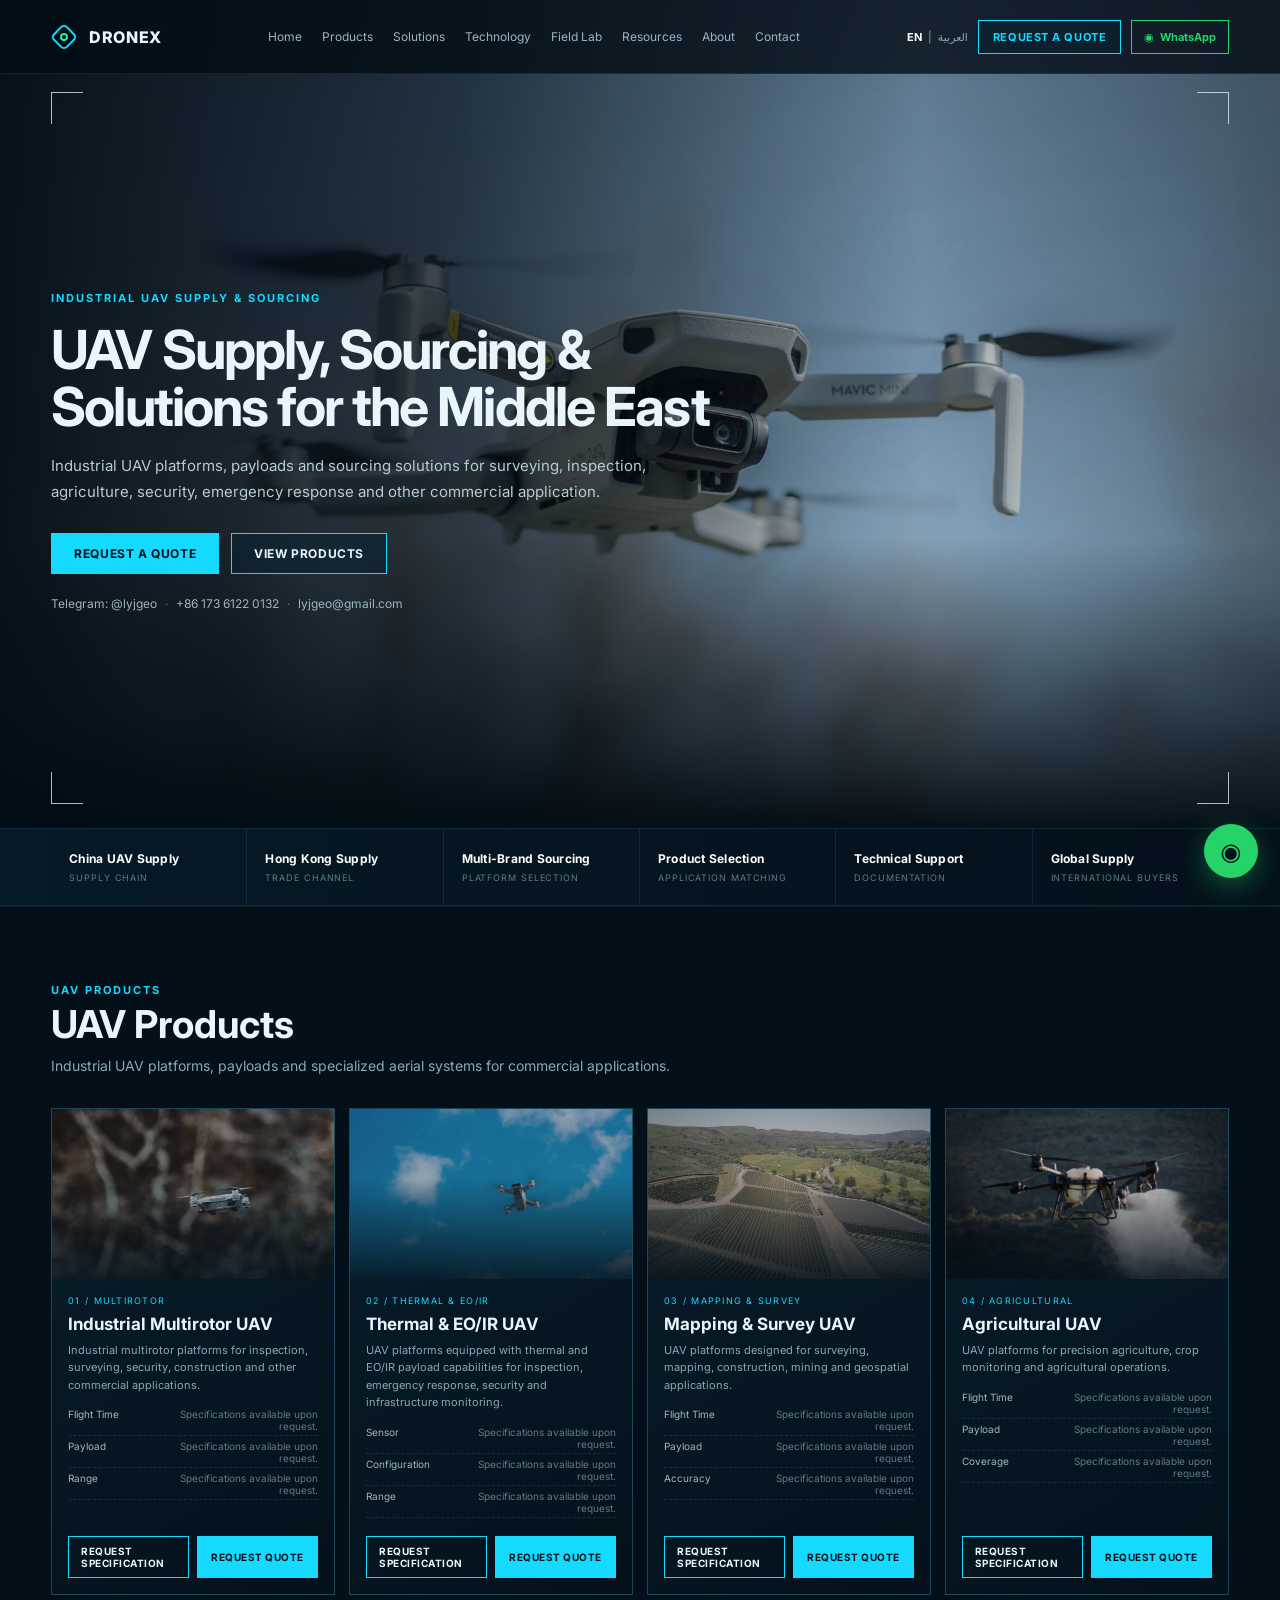
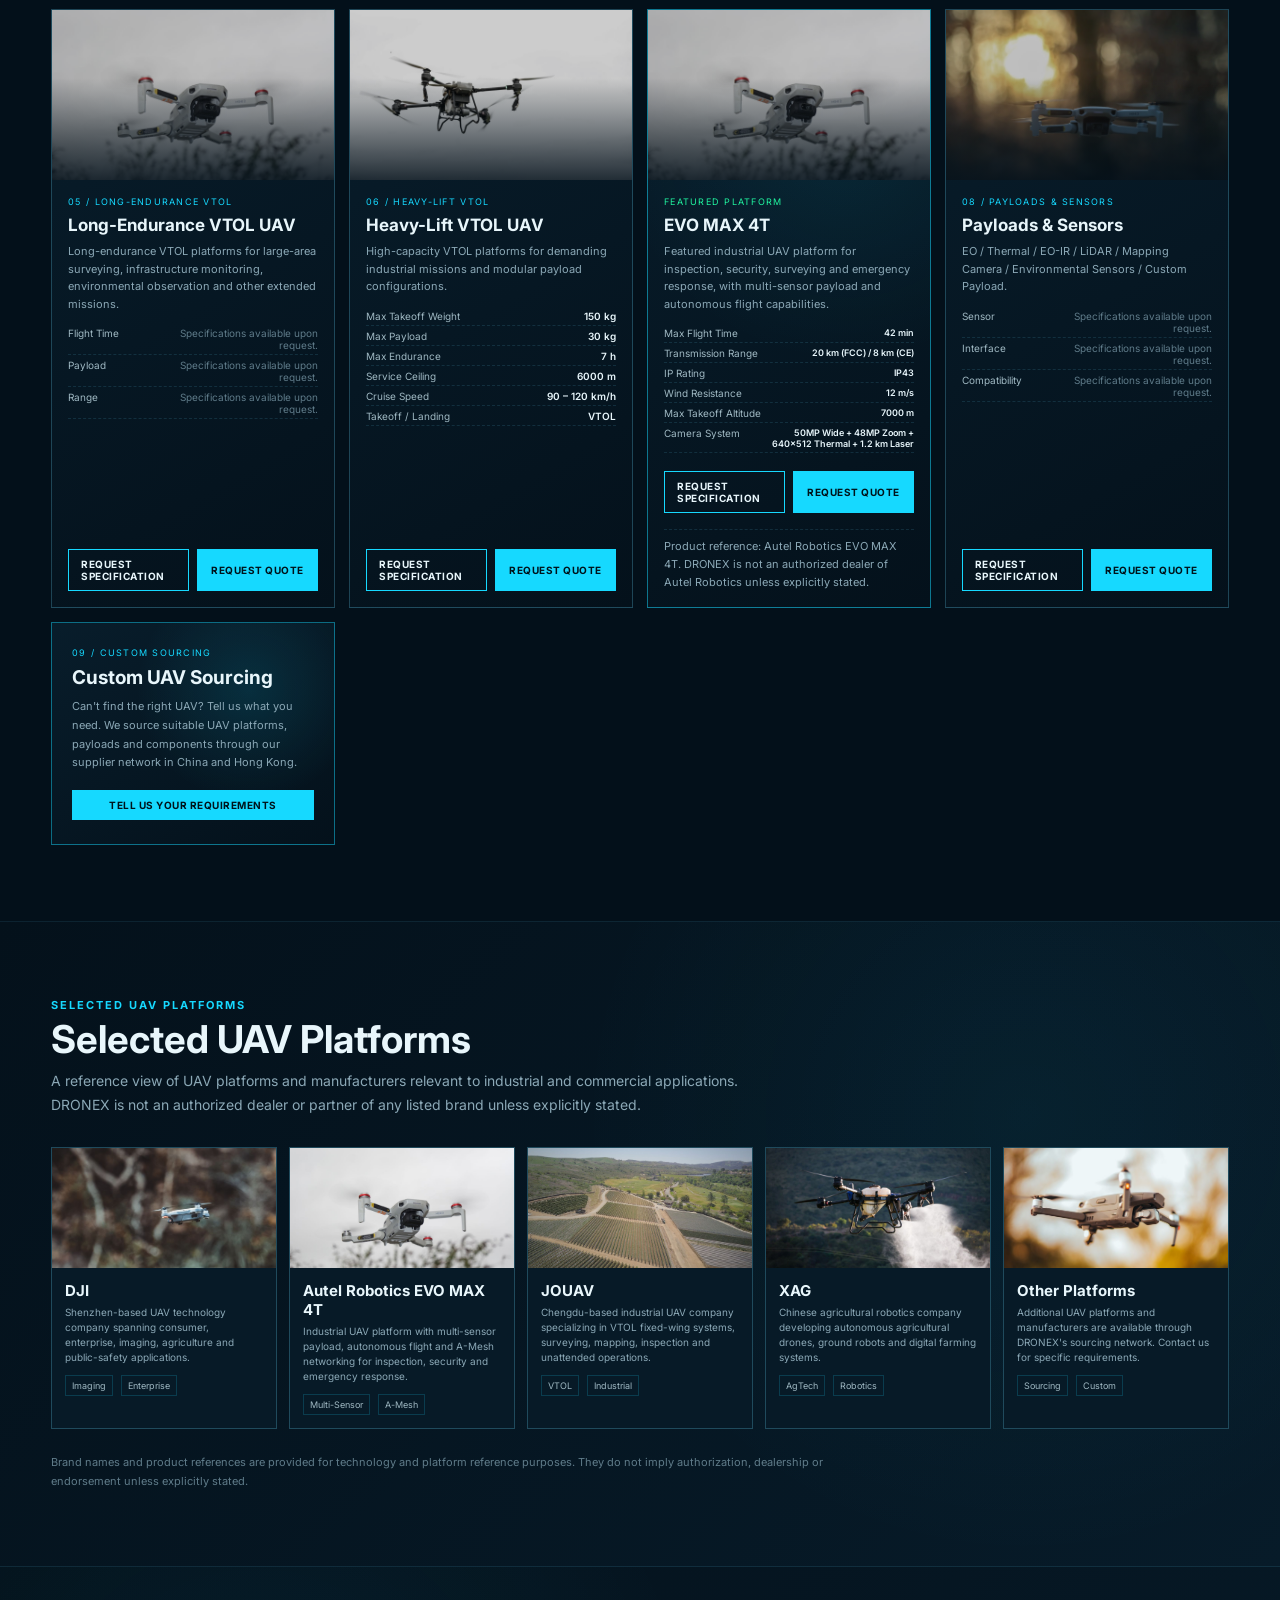
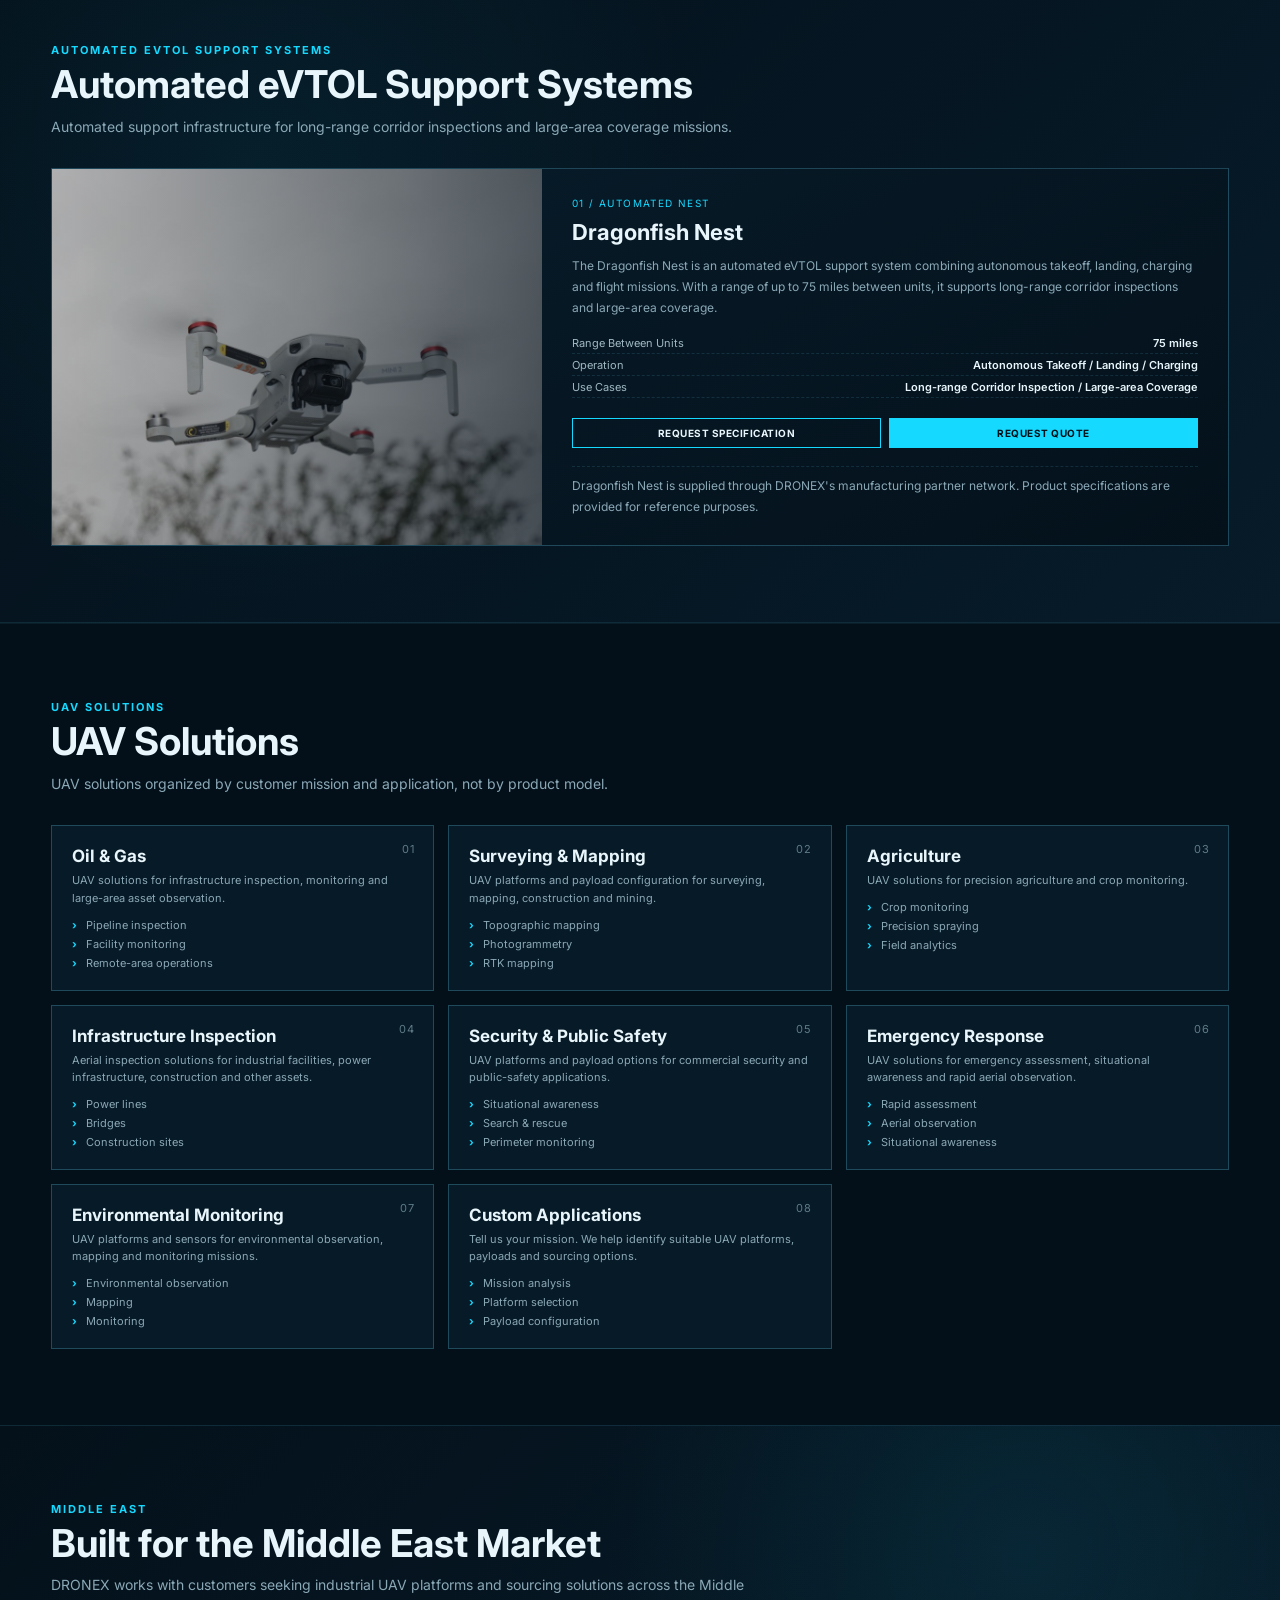
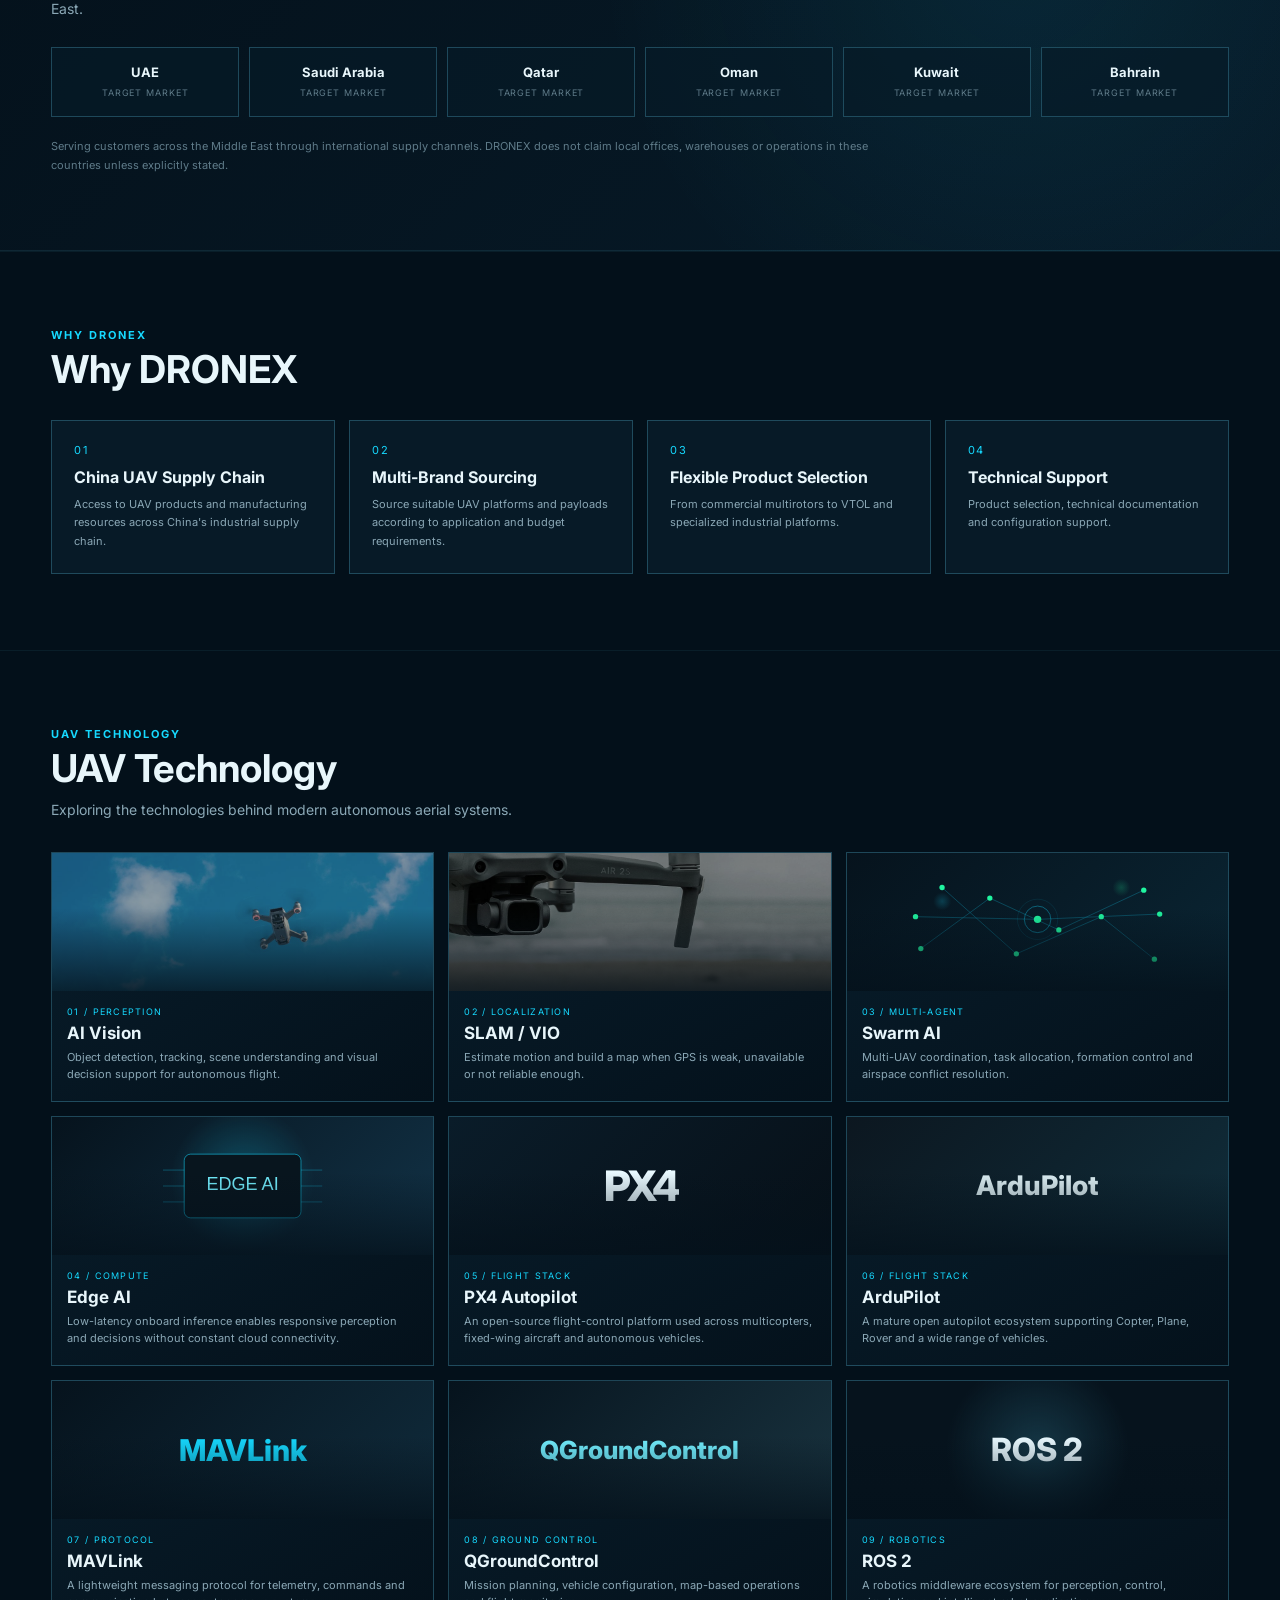
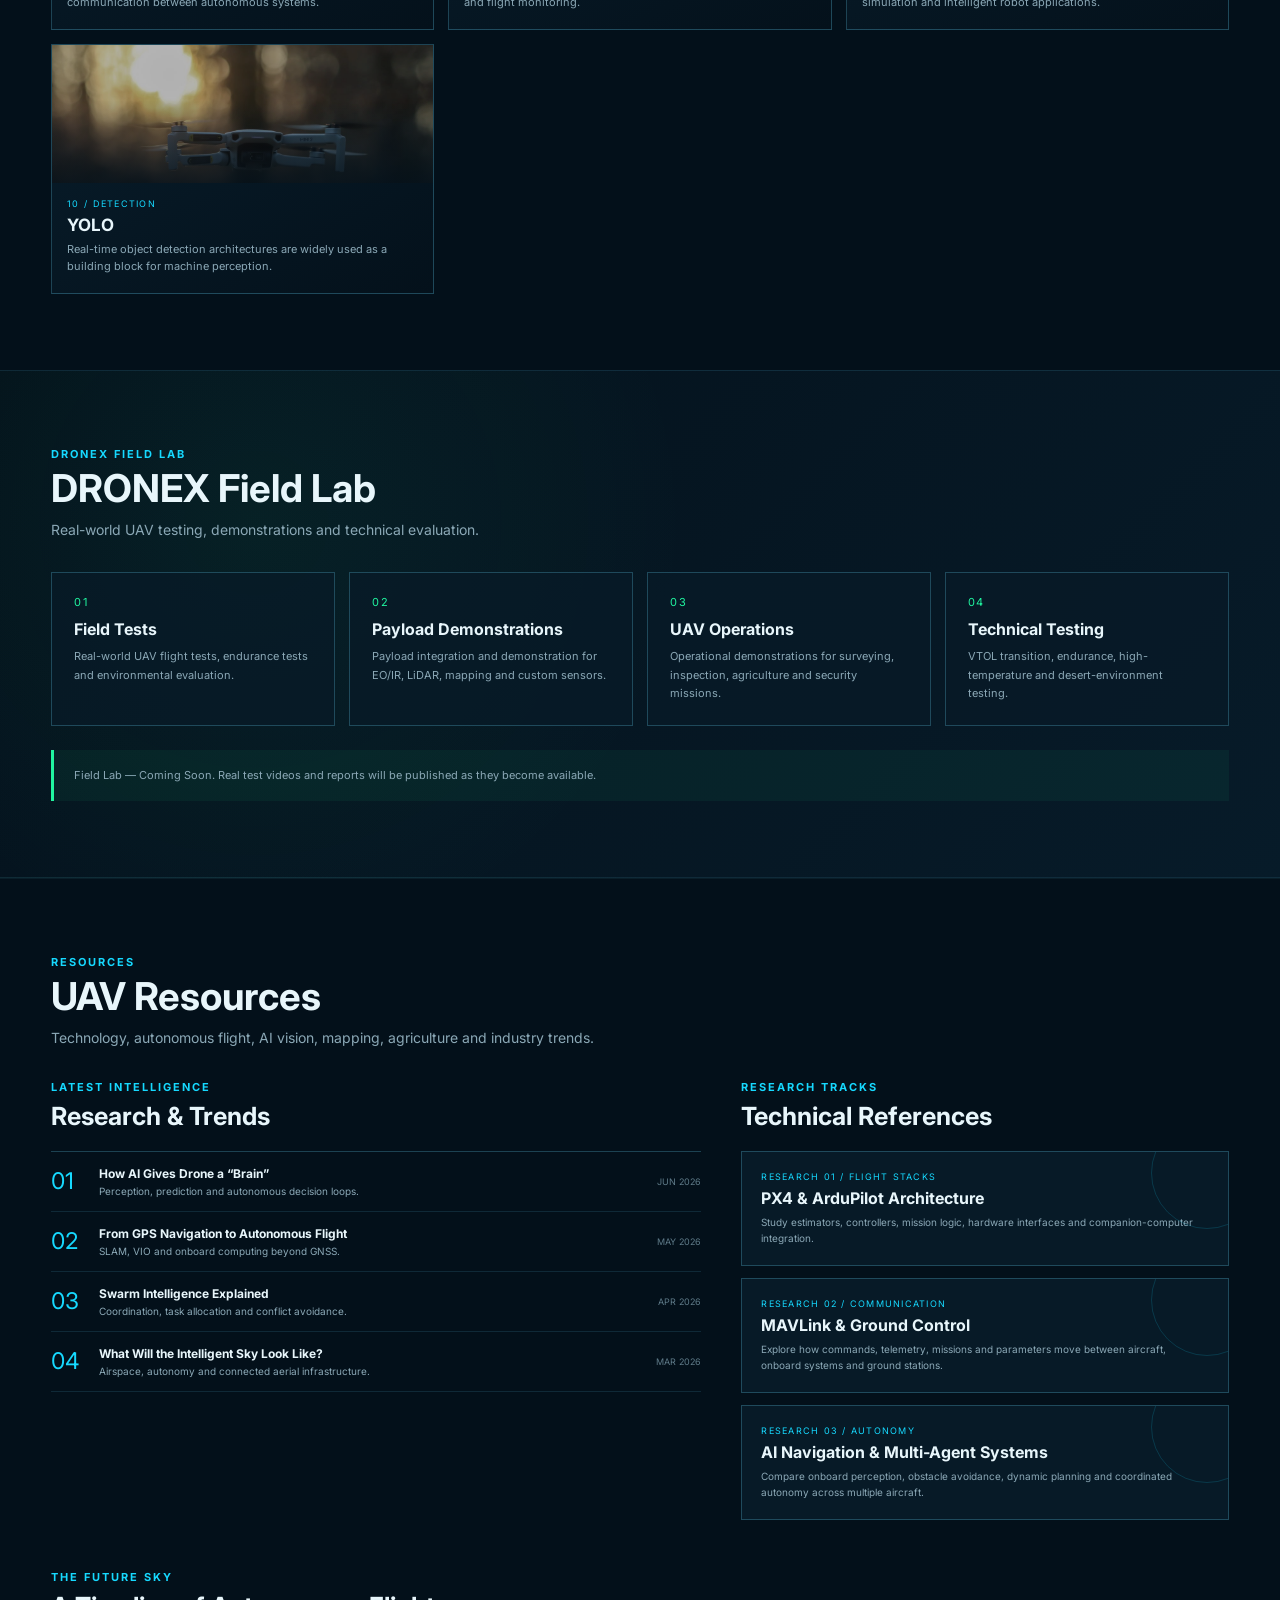
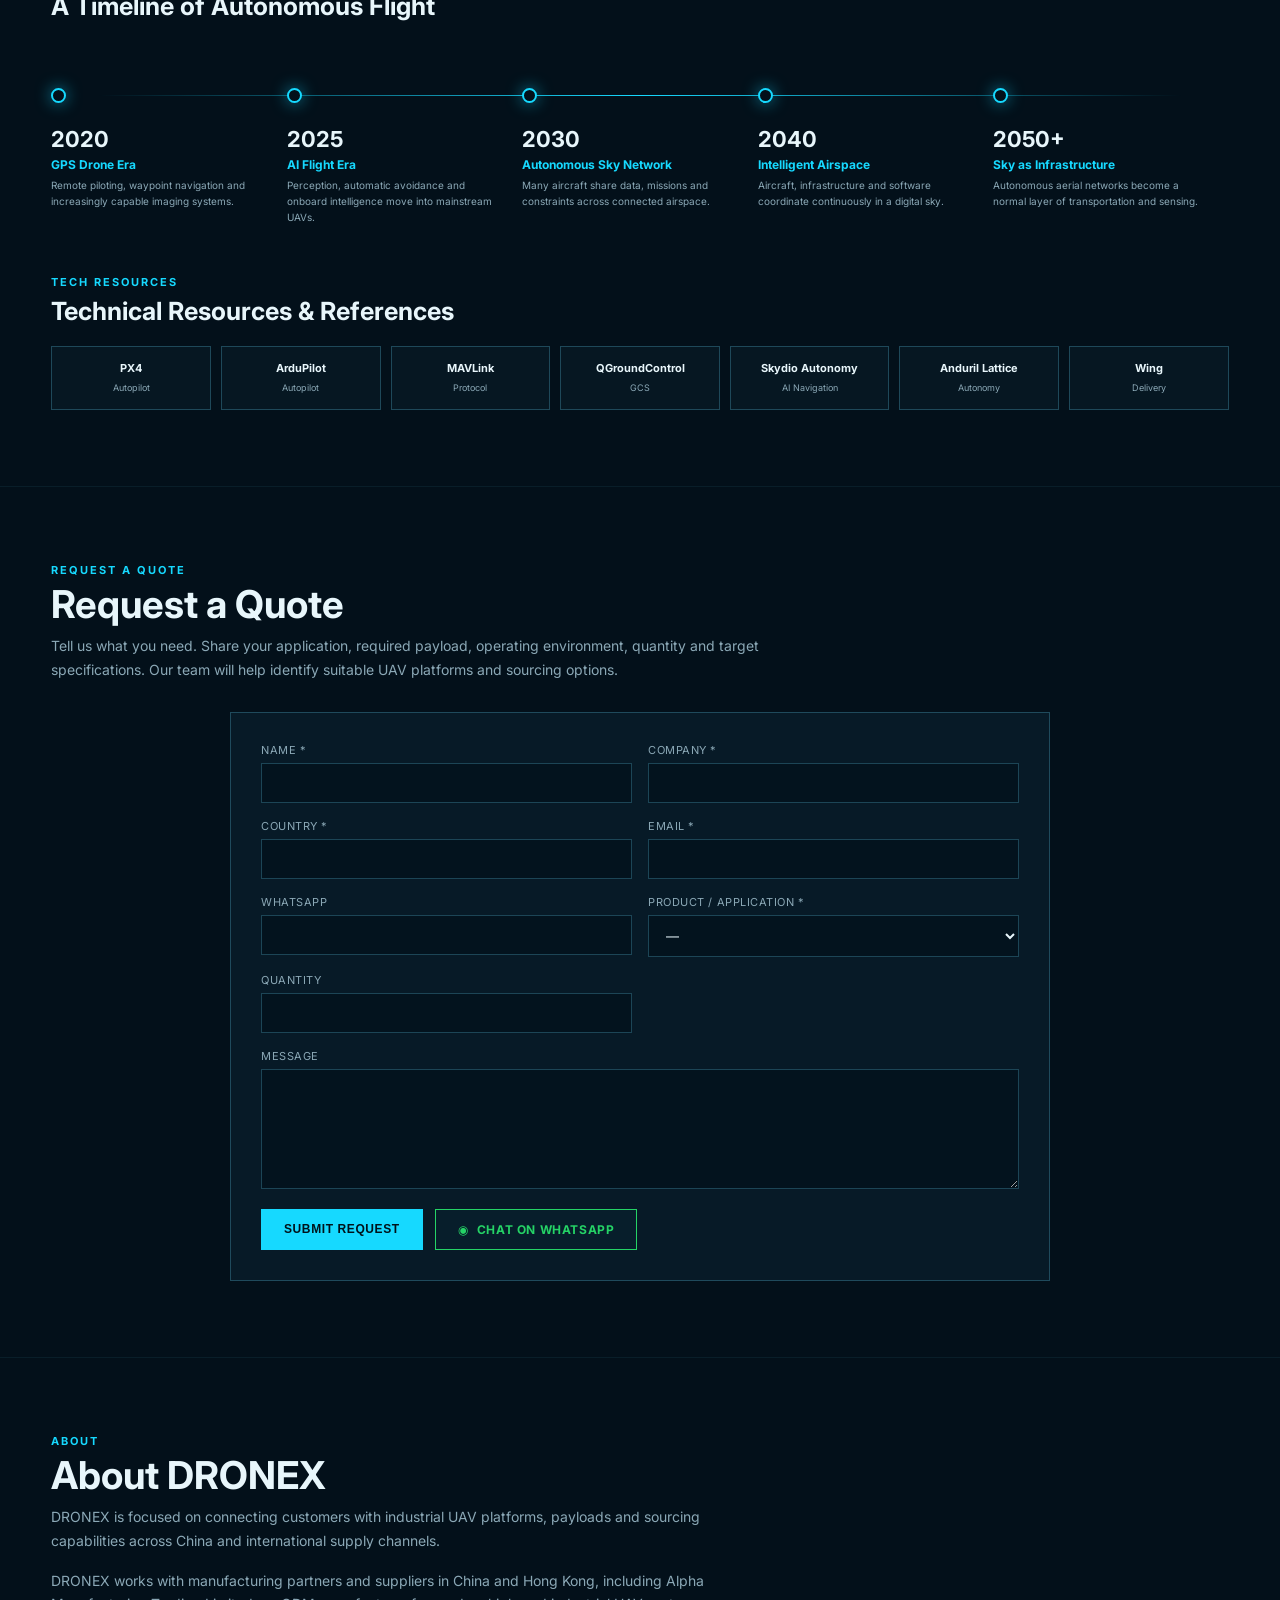
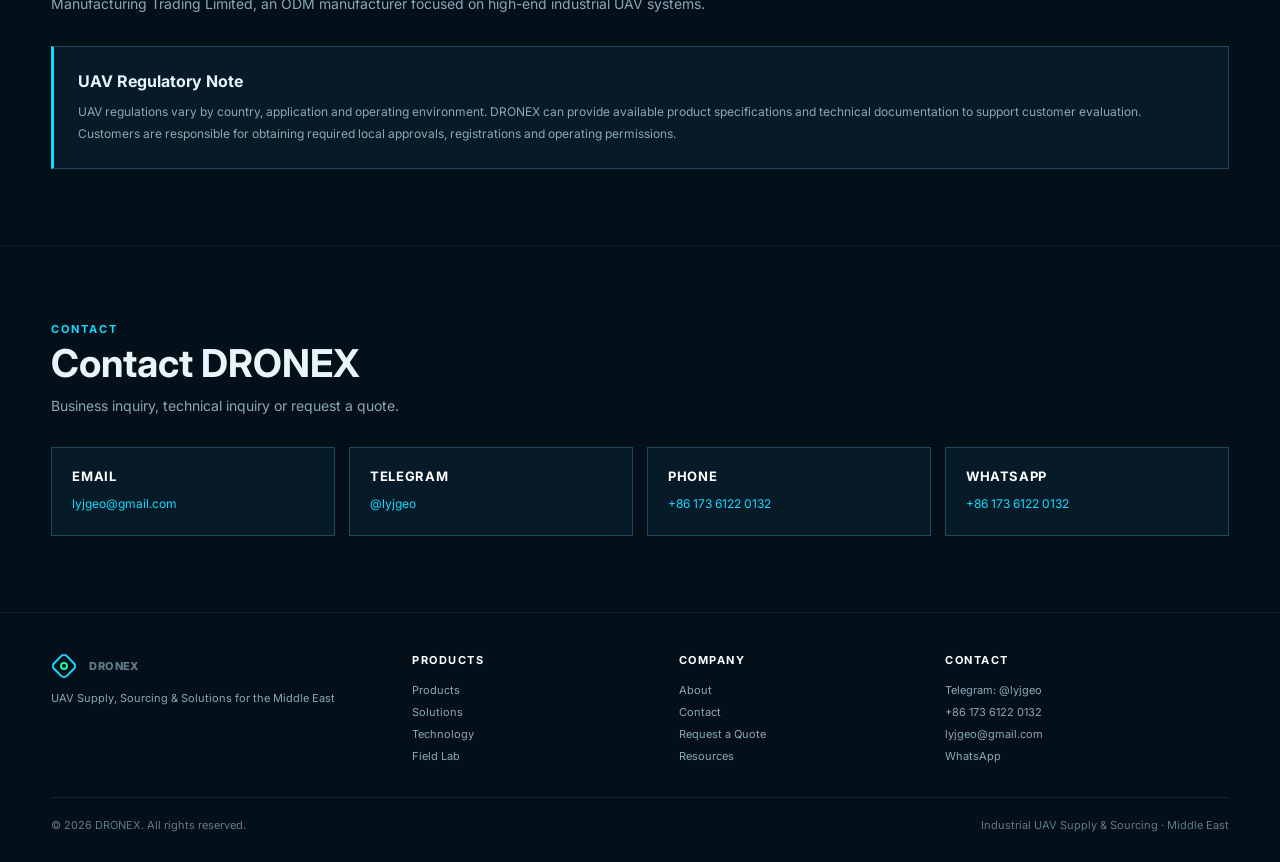
<file: index.html>
<!DOCTYPE html>
<html lang="en" dir="ltr">
<head>
<meta charset="UTF-8">
<meta name="viewport" content="width=device-width, initial-scale=1.0">
<meta name="description" content="DRONEX provides industrial UAV platforms, payloads and sourcing solutions for surveying, inspection, agriculture, security, emergency response and other commercial applications in the Middle East.">
<meta name="keywords" content="industrial UAV, UAV supplier, UAV sourcing, drone supplier, industrial drones, VTOL UAV, UAV Middle East, drone supplier Middle East, UAV UAE, UAV Saudi Arabia, UAV Qatar, UAV Oman, UAV Kuwait, UAV Bahrain">
<title>DRONEX | UAV Supply, Sourcing &amp; Solutions for the Middle East</title>

<link rel="preconnect" href="https://fonts.googleapis.com">
<link rel="preconnect" href="https://fonts.gstatic.com" crossorigin>
<link href="https://fonts.googleapis.com/css2?family=Inter:wght@400;500;600;700;800&family=Noto+Sans+Arabic:wght@400;500;700&display=swap" rel="stylesheet">

<style>
:root{
  --bg:#03101a;
  --bg2:#061824;
  --panel:#071b29;
  --line:rgba(93,196,231,.28);
  --cyan:#16d9ff;
  --cyan2:#73efff;
  --green:#20f5a0;
  --text:#e8f6fb;
  --muted:#8ba8b6;
  --muted2:#5f7b89;
  --max:1440px;
  --wa:#25d366;
}
*{box-sizing:border-box;margin:0;padding:0}
html{scroll-behavior:smooth}
body{
  background:var(--bg);
  color:var(--text);
  font-family:Inter,ui-sans-serif,system-ui,-apple-system,"Segoe UI",Arial,sans-serif;
  overflow-x:hidden;
}
body:before{
  content:"";position:fixed;inset:0;pointer-events:none;z-index:-3;
  background:
    linear-gradient(rgba(23,214,255,.045) 1px,transparent 1px),
    linear-gradient(90deg,rgba(23,214,255,.045) 1px,transparent 1px);
  background-size:48px 48px;
  mask-image:linear-gradient(to bottom,black,transparent 92%);
}
body:after{
  content:"";position:fixed;inset:0;pointer-events:none;z-index:50;
  background:linear-gradient(rgba(255,255,255,.018) 1px,transparent 1px);
  background-size:100% 4px;opacity:.18;
}
a{color:inherit;text-decoration:none}
img{display:block;width:100%;height:100%;object-fit:cover}
.container{width:min(var(--max),92vw);margin:auto}
.section{padding:76px 0;border-top:1px solid rgba(93,196,231,.08)}
.eyebrow{color:var(--cyan);font-size:11px;letter-spacing:.18em;text-transform:uppercase;font-weight:700}
.section-title{font-size:clamp(28px,3vw,42px);margin-top:7px;line-height:1.05}
.section-subtitle{color:var(--muted);max-width:720px;line-height:1.7;margin-top:10px;font-size:14px}

/* NAV */
.nav{position:fixed;z-index:100;top:0;left:0;right:0;height:74px;background:rgba(2,12,20,.78);backdrop-filter:blur(16px);border-bottom:1px solid rgba(93,196,231,.12)}
.nav-inner{height:100%;display:flex;align-items:center;justify-content:space-between;gap:20px}
.brand{display:flex;align-items:center;gap:12px;font-weight:800;letter-spacing:.04em}
.brand-mark{width:26px;height:26px;position:relative}
.brand-mark:before,.brand-mark:after{content:"";position:absolute;inset:3px;border:2px solid var(--cyan);transform:rotate(45deg);border-radius:5px}
.brand-mark:after{inset:9px;border-color:var(--green);transform:rotate(0)}
.nav-links{display:flex;gap:20px;height:100%;align-items:center}
.nav-links a{font-size:12px;color:#9db4c0;position:relative}
.nav-links a:hover,.nav-links a.active{color:#fff}
.nav-links a.active:after{content:"";position:absolute;height:2px;background:var(--cyan);left:0;right:0;bottom:-28px}
.nav-actions{display:flex;align-items:center;gap:10px}
.lang-switch{font-size:11px;color:var(--muted);display:flex;gap:6px;align-items:center}
.lang-switch a{color:var(--muted)}
.lang-switch a.active{color:#fff;font-weight:700}
.nav-cta{padding:9px 14px;border:1px solid var(--cyan);color:var(--cyan);font-size:11px;font-weight:700;letter-spacing:.05em;text-transform:uppercase;transition:.25s;background:rgba(9,33,46,.55)}
.nav-cta:hover{background:var(--cyan);color:#00131b}
.nav-wa{padding:9px 12px;border:1px solid var(--wa);color:var(--wa);font-size:11px;font-weight:700;display:inline-flex;align-items:center;gap:6px}
.nav-wa:hover{background:var(--wa);color:#00131b}

/* HERO */
.hero{min-height:650px;height:92vh;max-height:900px;position:relative;display:flex;align-items:center;overflow:hidden;background:#06131d}
.hero-media{position:absolute;inset:0}
.hero-media img{filter:saturate(.8) contrast(1.05);transform:scale(1.02)}
.hero-media:after{content:"";position:absolute;inset:0;background:linear-gradient(90deg,rgba(2,12,20,.96) 0%,rgba(2,12,20,.72) 36%,rgba(2,12,20,.18) 72%,rgba(2,12,20,.48) 100%),linear-gradient(0deg,rgba(2,12,20,.96),transparent 35%,rgba(2,12,20,.25))}
.hero-content{position:relative;z-index:2;padding-top:74px;width:62%}
.hero h1{font-size:clamp(34px,4.2vw,60px);line-height:1.06;letter-spacing:-.035em;max-width:860px;margin:16px 0 18px}
.hero h1 span{color:var(--cyan)}
.hero p{max-width:660px;color:#b5cbd4;line-height:1.75;font-size:15px}
.cta-row{display:flex;gap:12px;margin-top:28px;flex-wrap:wrap}
.hero-contact{margin-top:22px;font-size:12px;color:#8ba8b6;display:flex;flex-wrap:wrap;align-items:center;gap:8px}
.hero-contact a{color:#9db4c0;transition:.2s}
.hero-contact a:hover{color:var(--cyan)}
.hero-contact .dot-sep{color:var(--muted2)}
.btn{padding:12px 22px;border:1px solid var(--cyan);font-size:12px;font-weight:700;letter-spacing:.05em;text-transform:uppercase;transition:.25s;background:rgba(9,33,46,.55);display:inline-flex;align-items:center;gap:8px}
.btn.primary{background:var(--cyan);color:#00131b}
.btn.wa{border-color:var(--wa);color:var(--wa)}
.btn.wa:hover{background:var(--wa);color:#00131b}
.btn:hover{transform:translateY(-2px);box-shadow:0 0 25px rgba(22,217,255,.2)}
.corner{position:absolute;width:32px;height:32px;border-color:var(--cyan);opacity:.75;z-index:3}
.corner.tl{top:92px;left:4%;border-top:1px solid;border-left:1px solid}
.corner.tr{top:92px;right:4%;border-top:1px solid;border-right:1px solid}
.corner.bl{bottom:24px;left:4%;border-bottom:1px solid;border-left:1px solid}
.corner.br{bottom:24px;right:4%;border-bottom:1px solid;border-right:1px solid}

/* CAPABILITY STRIP */
.capability-strip{border-top:1px solid rgba(93,196,231,.12);border-bottom:1px solid rgba(93,196,231,.12);background:linear-gradient(90deg,rgba(7,27,41,.9),rgba(4,17,27,.9))}
.capability-inner{display:grid;grid-template-columns:repeat(4,1fr);gap:0}
.capability-inner.capability-6{grid-template-columns:repeat(6,1fr)}
.capability-item{padding:22px 18px;border-right:1px solid rgba(93,196,231,.12);display:flex;flex-direction:column;gap:5px}
.capability-item:last-child{border-right:none}
.capability-item b{font-size:12px;color:#fff;letter-spacing:.02em;line-height:1.3}
.capability-item span{font-size:9px;color:var(--muted2);text-transform:uppercase;letter-spacing:.1em}

/* PRODUCTS */
.product-grid{display:grid;grid-template-columns:repeat(4,1fr);gap:14px;margin-top:30px}
.product-card{border:1px solid var(--line);background:linear-gradient(150deg,#081d2b,#04111b);position:relative;overflow:hidden;transition:.3s;display:flex;flex-direction:column}
.product-card:hover{transform:translateY(-4px);border-color:rgba(22,217,255,.7)}
.product-image{height:170px;position:relative;overflow:hidden;background:#061824}
.product-image img{transition:.5s;filter:saturate(.75) brightness(.8)}
.product-card:hover .product-image img{transform:scale(1.05);filter:saturate(1) brightness(.95)}
.product-image:after{content:"";position:absolute;inset:0;background:linear-gradient(0deg,rgba(4,17,27,.85),transparent 60%)}
.product-body{padding:16px;display:flex;flex-direction:column;gap:8px;flex:1}
.product-code{color:var(--cyan);font-size:9px;letter-spacing:.14em}
.product-body h3{font-size:17px}
.product-body p{color:var(--muted);font-size:11px;line-height:1.6}
.product-specs{list-style:none;margin-top:6px;display:grid;gap:4px}
.product-specs li{font-size:10px;color:#9fb8c2;display:flex;justify-content:space-between;border-bottom:1px dashed rgba(93,196,231,.14);padding-bottom:3px;gap:8px}
.product-specs li span:last-child{color:var(--muted2);text-align:right;flex-shrink:0;max-width:60%}
.product-actions{display:flex;gap:8px;margin-top:auto;padding-top:10px}
.product-actions .btn{padding:8px 12px;font-size:10px;flex:1;justify-content:center}
.product-actions .btn.ghost{background:transparent}
.product-disclaimer{font-size:9px;color:var(--muted2);line-height:1.5;margin-top:8px;padding-top:8px;border-top:1px dashed rgba(93,196,231,.14)}
#product-evo-max-4t{border-color:rgba(22,217,255,.5);background:radial-gradient(circle at 70% 20%,rgba(22,217,255,.08),transparent 45%),linear-gradient(150deg,#081d2b,#04111b)}
#product-evo-max-4t .product-code{color:var(--green)}
#product-evo-max-4t .product-specs li span:last-child{color:#e8f6fb;font-weight:600;font-size:9px}
#product-vtol-heavy .product-specs li{font-size:10px}
#product-vtol-heavy .product-specs li span:last-child{color:#e8f6fb;font-weight:600}
.product-card-custom{background:radial-gradient(circle at 70% 30%,rgba(22,217,255,.12),transparent 45%),linear-gradient(150deg,#081d2b,#04111b);border-color:rgba(22,217,255,.45)}
.product-card-custom .product-body{justify-content:center;min-height:100%;padding:24px 20px}
.product-card-custom h3{font-size:19px}
.product-card-custom p{font-size:11px;line-height:1.7}

/* SOLUTIONS */
.solutions-grid{display:grid;grid-template-columns:repeat(3,1fr);gap:14px;margin-top:30px}
.solution-card{border:1px solid var(--line);background:#071a27;padding:20px;position:relative;overflow:hidden;transition:.3s}
.solution-card:hover{border-color:rgba(22,217,255,.6);transform:translateY(-3px)}
.solution-card h3{font-size:17px;margin-bottom:6px}
.solution-card p{font-size:11px;color:var(--muted);line-height:1.6;margin:6px 0 10px}
.solution-card ul{list-style:none;display:grid;gap:5px}
.solution-card li{font-size:11px;color:var(--muted);padding-left:14px;position:relative}
.solution-card li:before{content:"›";position:absolute;left:0;color:var(--cyan);font-weight:700}
.solution-num{position:absolute;top:16px;right:18px;font-size:11px;color:var(--muted2);letter-spacing:.1em}

/* MIDDLE EAST */
.me-section{background:radial-gradient(circle at 80% 30%,rgba(22,217,255,.08),transparent 40%),linear-gradient(135deg,#04111b,#071b29);border-top:1px solid rgba(93,196,231,.12);border-bottom:1px solid rgba(93,196,231,.12)}
.me-grid{display:grid;grid-template-columns:repeat(6,1fr);gap:10px;margin-top:26px}
.me-country{border:1px solid var(--line);padding:16px 12px;text-align:center;background:rgba(7,26,39,.7);transition:.25s}
.me-country:hover{border-color:var(--cyan);transform:translateY(-3px)}
.me-country b{display:block;font-size:13px}
.me-country span{font-size:9px;color:var(--muted2);letter-spacing:.1em;text-transform:uppercase}
.me-note{margin-top:20px;font-size:11px;color:var(--muted2);line-height:1.7;max-width:820px}

/* WHY DRONEX */
.why-grid{display:grid;grid-template-columns:repeat(4,1fr);gap:14px;margin-top:30px}
.why-card{border:1px solid var(--line);background:#071a27;padding:22px;position:relative}
.why-card .why-num{font-size:11px;color:var(--cyan);letter-spacing:.14em}
.why-card h3{font-size:16px;margin:10px 0 8px}
.why-card p{font-size:11px;color:var(--muted);line-height:1.7}

/* TECH MATRIX */
.tech-grid{display:grid;grid-template-columns:repeat(3,1fr);gap:14px}
.tech-card{min-height:250px;border:1px solid var(--line);background:linear-gradient(150deg,#081d2b,#04111b);position:relative;overflow:hidden;transition:.3s}
.tech-card:hover{transform:translateY(-4px);border-color:rgba(22,217,255,.7)}
.tech-image{height:138px;position:relative;overflow:hidden;background:#061824}
.tech-image img{transition:.5s;filter:saturate(.7) brightness(.75)}
.tech-card:hover .tech-image img{transform:scale(1.05);filter:saturate(1) brightness(.9)}
.tech-image:after{content:"";position:absolute;inset:0;background:linear-gradient(0deg,rgba(4,17,27,.8),transparent 60%)}
.tech-body{padding:15px}
.tech-code{color:var(--cyan);font-size:9px;letter-spacing:.14em}
.tech-body h3{font-size:17px;margin:6px 0}
.tech-body p{color:var(--muted);font-size:11px;line-height:1.6}
.swarm-art{position:relative;inset:auto;background:radial-gradient(circle at 25% 35%,rgba(22,217,255,.2),transparent 3%),radial-gradient(circle at 72% 25%,rgba(32,245,160,.2),transparent 3%),linear-gradient(135deg,#06131d,#0a2533)}
.swarm-art svg{width:100%;height:100%}

/* SELECTED PLATFORMS */
.split{display:grid;grid-template-columns:1.2fr .9fr;gap:40px}
.db-grid{display:grid;grid-template-columns:repeat(4,1fr);gap:12px}
.db-card{border:1px solid var(--line);background:#071a27;overflow:hidden}
.db-img{height:120px}
.db-copy{padding:13px}
.db-copy h3{font-size:15px}
.db-copy p{font-size:10px;color:var(--muted);margin-top:5px;line-height:1.5}
.specs{display:flex;gap:8px;margin-top:10px;flex-wrap:wrap}
.spec{font-size:9px;border:1px solid rgba(22,217,255,.18);padding:4px 6px;color:#9fb8c2}
.intel-list{border-top:1px solid var(--line)}
.intel-item{display:grid;grid-template-columns:38px 1fr 78px;gap:10px;padding:14px 0;border-bottom:1px solid rgba(93,196,231,.14);align-items:center}
.intel-num{font-size:23px;color:var(--cyan)}
.intel-item h4{font-size:12px}
.intel-item p{font-size:10px;color:var(--muted);margin-top:4px}
.date{font-size:9px;color:var(--muted2);text-align:right}
#selected-platforms{background:radial-gradient(circle at 80% 30%,rgba(22,217,255,.05),transparent 40%),linear-gradient(135deg,#04111b,#071b29)}
#selected-platforms .db-grid{grid-template-columns:repeat(5,1fr)}

/* EVTOL SUPPORT */
#evtol-support{background:radial-gradient(circle at 20% 30%,rgba(22,217,255,.06),transparent 40%),linear-gradient(135deg,#04111b,#071b29);border-top:1px solid rgba(93,196,231,.12);border-bottom:1px solid rgba(93,196,231,.12)}
.evtol-grid{display:grid;grid-template-columns:1fr;gap:14px;margin-top:30px}
.evtol-card{border:1px solid var(--line);background:linear-gradient(150deg,#081d2b,#04111b);display:grid;grid-template-columns:1fr 1.4fr;gap:0;overflow:hidden;transition:.3s}
.evtol-card:hover{border-color:rgba(22,217,255,.6);transform:translateY(-3px)}
.evtol-image{min-height:280px;position:relative;overflow:hidden;background:#061824}
.evtol-image img{transition:.5s;filter:saturate(.75) brightness(.8)}
.evtol-card:hover .evtol-image img{transform:scale(1.05);filter:saturate(1) brightness(.95)}
.evtol-image:after{content:"";position:absolute;inset:0;background:linear-gradient(90deg,transparent,rgba(4,17,27,.6))}
.evtol-body{padding:28px 30px;display:flex;flex-direction:column;gap:10px}
.evtol-code{color:var(--cyan);font-size:10px;letter-spacing:.14em}
.evtol-body h3{font-size:22px}
.evtol-body p{color:var(--muted);font-size:12px;line-height:1.75}
.evtol-body .product-specs{margin-top:8px}
.evtol-body .product-specs li{font-size:11px}
.evtol-body .product-specs li span:last-child{color:#e8f6fb;font-weight:600}

/* FIELD LAB */
.field-lab-section{background:radial-gradient(circle at 20% 30%,rgba(32,245,160,.06),transparent 40%),linear-gradient(135deg,#04111b,#071b29);border-top:1px solid rgba(93,196,231,.12);border-bottom:1px solid rgba(93,196,231,.12)}
.field-lab-grid{display:grid;grid-template-columns:repeat(4,1fr);gap:14px;margin-top:30px}
.field-lab-card{border:1px solid var(--line);background:rgba(7,26,39,.75);padding:22px;position:relative;overflow:hidden;transition:.3s}
.field-lab-card:hover{border-color:rgba(22,217,255,.6);transform:translateY(-3px)}
.field-lab-card .field-lab-code{font-size:11px;color:var(--green);letter-spacing:.14em;margin-bottom:10px}
.field-lab-card h3{font-size:16px;margin-bottom:8px}
.field-lab-card p{font-size:11px;color:var(--muted);line-height:1.7}
.field-lab-note{margin-top:24px;padding:16px 20px;border-left:3px solid var(--green);background:rgba(32,245,160,.05);font-size:11px;color:var(--muted);line-height:1.7}

/* TIMELINE */
.timeline{position:relative;display:grid;grid-template-columns:repeat(5,1fr);gap:0;margin-top:50px}
.timeline:before{content:"";position:absolute;left:4%;right:4%;top:24px;height:1px;background:linear-gradient(90deg,transparent,var(--cyan),transparent)}
.time{position:relative;padding-top:55px;padding-right:22px}
.dot{position:absolute;top:17px;left:0;width:15px;height:15px;border:2px solid var(--cyan);border-radius:50%;background:var(--bg);box-shadow:0 0 16px rgba(22,217,255,.6)}
.time h3{font-size:22px}
.time h4{font-size:12px;color:var(--cyan);margin:5px 0}
.time p{font-size:10px;color:var(--muted);line-height:1.6}

/* RESOURCES */
.resources{display:grid;grid-template-columns:repeat(7,1fr);gap:10px}
.resource{border:1px solid var(--line);padding:14px 10px;background:#061722;text-align:center;transition:.25s}
.resource:hover{border-color:var(--cyan);transform:translateY(-3px)}
.resource strong{display:block;font-size:11px}
.resource span{font-size:9px;color:var(--muted)}
.research-stack{display:grid;grid-template-rows:repeat(3,1fr);gap:12px}
.research-card{border:1px solid var(--line);background:#071a27;padding:19px;position:relative;overflow:hidden}
.research-card:before{content:"";position:absolute;right:-35px;top:-35px;width:110px;height:110px;border:1px solid rgba(22,217,255,.16);border-radius:50%}
.research-card .r-code{font-size:9px;color:var(--cyan);letter-spacing:.14em}
.research-card h3{font-size:16px;margin:6px 0}
.research-card p{font-size:10px;color:var(--muted);line-height:1.6;max-width:460px}

/* FORMS */
.form-wrap{max-width:820px;margin:30px auto 0;border:1px solid var(--line);background:#071a27;padding:30px}
.form-grid{display:grid;grid-template-columns:1fr 1fr;gap:16px}
.form-field{display:flex;flex-direction:column;gap:6px}
.form-field.full{grid-column:1/-1}
.form-field label{font-size:11px;color:var(--muted);letter-spacing:.05em;text-transform:uppercase}
.form-field input,.form-field select,.form-field textarea{background:rgba(2,17,27,.7);border:1px solid var(--line);color:var(--text);padding:11px 13px;font-size:13px;font-family:inherit;outline:none;transition:.25s}
.form-field input:focus,.form-field select:focus,.form-field textarea:focus{border-color:var(--cyan)}
.form-field textarea{min-height:120px;resize:vertical}
.form-actions{margin-top:20px;display:flex;gap:12px;flex-wrap:wrap}

/* COMPLIANCE */
.compliance-box{margin-top:24px;border:1px solid var(--line);background:#071a27;padding:24px;border-left:3px solid var(--cyan)}
.compliance-box h3{font-size:16px;margin-bottom:10px}
.compliance-box p{font-size:12px;color:var(--muted);line-height:1.8}

/* CONTACT CARDS */
.contact-grid{display:grid;grid-template-columns:repeat(4,1fr);gap:14px;margin-top:30px}
.contact-card{border:1px solid var(--line);background:#071a27;padding:20px;position:relative;overflow:hidden;transition:.3s}
.contact-card:hover{border-color:rgba(22,217,255,.6);transform:translateY(-3px)}
.contact-card h3{font-size:13px;color:#fff;margin-bottom:10px;letter-spacing:.05em;text-transform:uppercase}
.contact-card p{font-size:12px;color:var(--muted);line-height:1.7}
.contact-card p a{color:var(--cyan);transition:.2s}
.contact-card p a:hover{color:#fff}

/* WHATSAPP FLOAT */
.wa-float{position:fixed;right:22px;bottom:22px;z-index:120;width:54px;height:54px;border-radius:50%;background:var(--wa);color:#00131b;display:flex;align-items:center;justify-content:center;box-shadow:0 8px 28px rgba(37,211,102,.35);transition:.25s;font-size:24px}
.wa-float:hover{transform:scale(1.08)}

/* FOOTER */
footer{padding:40px 0 30px;border-top:1px solid rgba(93,196,231,.12);color:#607b88;font-size:11px}
.footer-grid{display:grid;grid-template-columns:1.4fr 1fr 1fr 1.2fr;gap:30px;margin-bottom:30px}
.footer-col h4{font-size:11px;color:#fff;letter-spacing:.14em;text-transform:uppercase;margin-bottom:12px}
.footer-col a{display:block;font-size:11px;color:#8ba8b6;padding:4px 0}
.footer-col a:hover{color:var(--cyan)}
.footer-bottom{display:flex;justify-content:space-between;gap:20px;align-items:center;padding-top:20px;border-top:1px solid rgba(93,196,231,.12);flex-wrap:wrap}

/* RTL */
html[dir="rtl"] body{font-family:"Noto Sans Arabic",Inter,ui-sans-serif,system-ui,Arial,sans-serif}
html[dir="rtl"] .nav-inner,
html[dir="rtl"] .nav-links,
html[dir="rtl"] .nav-actions,
html[dir="rtl"] .brand,
html[dir="rtl"] .cta-row,
html[dir="rtl"] .form-actions,
html[dir="rtl"] .footer-bottom{flex-direction:row-reverse}
html[dir="rtl"] .hero-content{text-align:right}
html[dir="rtl"] .hero-contact{flex-direction:row-reverse;justify-content:flex-end}
html[dir="rtl"] .corner.tl{left:auto;right:4%;border-left:none;border-right:1px solid}
html[dir="rtl"] .corner.tr{right:auto;left:4%;border-right:none;border-left:1px solid}
html[dir="rtl"] .corner.bl{left:auto;right:4%;border-left:none;border-right:1px solid}
html[dir="rtl"] .corner.br{right:auto;left:4%;border-right:none;border-left:1px solid}
html[dir="rtl"] .capability-item{border-right:none;border-left:1px solid rgba(93,196,231,.12);text-align:right}
html[dir="rtl"] .capability-item:last-child{border-left:none}
html[dir="rtl"] .product-body,
html[dir="rtl"] .solution-card,
html[dir="rtl"] .why-card,
html[dir="rtl"] .tech-body,
html[dir="rtl"] .db-copy,
html[dir="rtl"] .intel-item,
html[dir="rtl"] .time,
html[dir="rtl"] .me-country,
html[dir="rtl"] .form-field,
html[dir="rtl"] .compliance-box,
html[dir="rtl"] .research-card,
html[dir="rtl"] .evtol-body,
html[dir="rtl"] .field-lab-card,
html[dir="rtl"] .contact-card{text-align:right}
html[dir="rtl"] .solution-card li{padding-left:0;padding-right:14px}
html[dir="rtl"] .solution-card li:before{left:auto;right:0;content:"‹"}
html[dir="rtl"] .product-specs li{flex-direction:row-reverse}
html[dir="rtl"] .product-specs li span:last-child{text-align:left}
html[dir="rtl"] .spec,
html[dir="rtl"] .tech-code,
html[dir="rtl"] .product-code,
html[dir="rtl"] .why-num,
html[dir="rtl"] .intel-num,
html[dir="rtl"] .date,
html[dir="rtl"] .evtol-code,
html[dir="rtl"] .field-lab-code{direction:ltr;unicode-bidi:embed;text-align:left}
html[dir="rtl"] .me-country span{direction:ltr;unicode-bidi:embed}
html[dir="rtl"] .footer-grid{grid-template-columns:1.4fr 1fr 1fr 1.2fr}
html[dir="rtl"] .footer-col{text-align:right}
html[dir="rtl"] .wa-float{right:auto;left:22px}

/* MOBILE */
@media(max-width:1100px){
  .hero-content{width:66%}
  .tech-grid{grid-template-columns:repeat(2,1fr)}
  .product-grid{grid-template-columns:repeat(2,1fr)}
  .solutions-grid{grid-template-columns:repeat(2,1fr)}
  .why-grid{grid-template-columns:repeat(2,1fr)}
  .me-grid{grid-template-columns:repeat(3,1fr)}
  .db-grid{grid-template-columns:repeat(2,1fr)}
  #selected-platforms .db-grid{grid-template-columns:repeat(2,1fr)}
  .resources{grid-template-columns:repeat(4,1fr)}
  .split{grid-template-columns:1fr}
  .footer-grid{grid-template-columns:1fr 1fr}
  .nav-links{gap:14px}
  .nav-links a{font-size:11px}
  .capability-inner.capability-6{grid-template-columns:repeat(3,1fr)}
  .field-lab-grid{grid-template-columns:repeat(2,1fr)}
  .evtol-card{grid-template-columns:1fr}
  .evtol-image{min-height:220px}
  .contact-grid{grid-template-columns:repeat(2,1fr)}
}
@media(max-width:760px){
  .nav{height:64px}
  .nav-links{display:none}
  .nav-cta{display:none}
  .hero{height:800px;min-height:760px}
  .hero-content{width:100%;padding-top:80px}
  .hero h1{font-size:32px}
  .hero p{font-size:13px}
  .hero-contact{font-size:11px}
  .capability-inner,
  .capability-inner.capability-6{grid-template-columns:1fr}
  .capability-item{border-right:none;border-bottom:1px solid rgba(93,196,231,.12);padding:18px 20px}
  .capability-item:last-child{border-bottom:none}
  .tech-grid,.product-grid,.solutions-grid,.why-grid,.db-grid{grid-template-columns:1fr}
  #selected-platforms .db-grid{grid-template-columns:1fr}
  .me-grid{grid-template-columns:repeat(2,1fr)}
  .timeline{grid-template-columns:1fr;gap:25px}
  .timeline:before{display:none}
  .time{padding:0 0 0 32px}
  .dot{left:0;top:2px}
  .resources{grid-template-columns:repeat(2,1fr)}
  .form-grid{grid-template-columns:1fr}
  .footer-grid{grid-template-columns:1fr}
  .footer-bottom{flex-direction:column;align-items:flex-start}
  .wa-float{right:14px;bottom:14px}
  .field-lab-grid{grid-template-columns:1fr}
  .evtol-image{min-height:180px}
  .evtol-body{padding:20px}
  .evtol-body h3{font-size:18px}
  .contact-grid{grid-template-columns:1fr}
  html[dir="rtl"] .wa-float{left:14px;right:auto}
}
</style>
</head>

<body>

<!-- ============ HEADER ============ -->
<header class="nav">
  <div class="container nav-inner">
    <a class="brand" href="#home">
      <span class="brand-mark"></span>
      <span>DRONEX</span>
    </a>

    <nav class="nav-links" aria-label="Primary">
      <a class="active" href="#home" data-i18n="nav.home">Home</a>
      <a href="#products" data-i18n="nav.products">Products</a>
      <a href="#solutions" data-i18n="nav.solutions">Solutions</a>
      <a href="#technology" data-i18n="nav.technology">Technology</a>
      <a href="#field-lab" data-i18n="nav.field">Field Lab</a>
      <a href="#resources" data-i18n="nav.resources">Resources</a>
      <a href="#about" data-i18n="nav.about">About</a>
      <a href="#contact" data-i18n="nav.contact">Contact</a>
    </nav>

    <div class="nav-actions">
      <div class="lang-switch" aria-label="Language">
        <a href="?lang=en" data-lang="en" class="active" data-i18n="lang.en">EN</a>
        <span>|</span>
        <a href="?lang=ar" data-lang="ar" data-i18n="lang.ar">العربية</a>
      </div>
      <a class="nav-cta" href="#quote" data-i18n="nav.quote">Request a Quote</a>
      <a class="nav-wa" href="#" data-config="WHATSAPP_NUMBER" target="_blank" rel="noopener">
        <span>◉</span><span data-i18n="nav.whatsapp">WhatsApp</span>
      </a>
    </div>
  </div>
</header>

<main id="home">

<!-- ============ HERO ============ -->
<section class="hero" id="home-hero">
  <div class="hero-media">
    <img src="./assets/hero.jpg" alt="Industrial UAV in flight">
  </div>
  <span class="corner tl"></span><span class="corner tr"></span>
  <span class="corner bl"></span><span class="corner br"></span>

  <div class="container">
    <div class="hero-content">
      <div class="eyebrow" data-i18n="hero.eyebrow">Industrial UAV Supply &amp; Sourcing</div>
      <h1 data-i18n="hero.title">UAV Supply, Sourcing &amp; Solutions for the Middle East</h1>
      <p data-i18n="hero.subtitle">
        Industrial UAV platforms, payloads and sourcing solutions for surveying,
        inspection, agriculture, security, emergency response and other commercial application.
      </p>
      <div class="cta-row">
        <a class="btn primary" href="#quote" data-i18n="hero.cta.quote">Request a Quote</a>
        <a class="btn" href="#products" data-i18n="hero.cta.products">View Products</a>
      </div>
      <div class="hero-contact">
        <a href="https://t.me/lyjgeo" target="_blank" rel="noopener">Telegram: @lyjgeo</a>
        <span class="dot-sep">·</span>
        <a href="tel:+8617361220132">+86 173 6122 0132</a>
        <span class="dot-sep">·</span>
        <a href="mailto:lyjgeo@gmail.com">lyjgeo@gmail.com</a>
      </div>
    </div>
  </div>
</section>

<!-- ============ CAPABILITY STRIP (6 items) ============ -->
<section class="capability-strip">
  <div class="container capability-inner capability-6">
    <div class="capability-item">
      <b data-i18n="cap.china">China UAV Supply</b>
      <span data-i18n="cap.china.sub">Supply Chain</span>
    </div>
    <div class="capability-item">
      <b data-i18n="cap.hk">Hong Kong Supply</b>
      <span data-i18n="cap.hk.sub">Trade Channel</span>
    </div>
    <div class="capability-item">
      <b data-i18n="cap.multibrand">Multi-Brand Sourcing</b>
      <span data-i18n="cap.multibrand.sub">Platform Selection</span>
    </div>
    <div class="capability-item">
      <b data-i18n="cap.selection">Product Selection</b>
      <span data-i18n="cap.selection.sub">Application Matching</span>
    </div>
    <div class="capability-item">
      <b data-i18n="cap.support">Technical Support</b>
      <span data-i18n="cap.support.sub">Documentation</span>
    </div>
    <div class="capability-item">
      <b data-i18n="cap.global">Global Supply</b>
      <span data-i18n="cap.global.sub">International Buyers</span>
    </div>
  </div>
</section>

<!-- ============ PRODUCTS ============ -->
<section class="section" id="products">
  <div class="container">
    <div class="eyebrow" data-i18n="products.eyebrow">UAV Products</div>
    <h2 class="section-title" data-i18n="products.title">UAV Products</h2>
    <p class="section-subtitle" data-i18n="products.subtitle">
      Industrial UAV platforms, payloads and specialized aerial systems for commercial applications.
    </p>

    <div class="product-grid">

      <article class="product-card" id="product-multirotor">
        <div class="product-image"><img src="./assets/dji.jpg" alt="Industrial Multirotor UAV"></div>
        <div class="product-body">
          <div class="product-code">01 / MULTIROTOR</div>
          <h3 data-i18n="products.multirotor">Industrial Multirotor UAV</h3>
          <p data-i18n="products.multirotor.desc">Industrial multirotor platforms for inspection, surveying, security, construction and other commercial applications.</p>
          <ul class="product-specs">
            <li><span>Flight Time</span><span data-i18n="products.specs">Specifications available upon request.</span></li>
            <li><span>Payload</span><span data-i18n="products.specs">Specifications available upon request.</span></li>
            <li><span>Range</span><span data-i18n="products.specs">Specifications available upon request.</span></li>
          </ul>
          <div class="product-actions">
            <a class="btn ghost" href="#quote" data-i18n="products.view">Request Specification</a>
            <a class="btn primary" href="#quote" data-i18n="products.quote">Request Quote</a>
          </div>
        </div>
      </article>

      <article class="product-card" id="product-thermal">
        <div class="product-image"><img src="./assets/ai-vision.jpg" alt="Thermal and EO/IR UAV"></div>
        <div class="product-body">
          <div class="product-code">02 / THERMAL &amp; EO/IR</div>
          <h3 data-i18n="products.thermal">Thermal &amp; EO/IR UAV</h3>
          <p data-i18n="products.thermal.desc">UAV platforms equipped with thermal and EO/IR payload capabilities for inspection, emergency response, security and infrastructure monitoring.</p>
          <ul class="product-specs">
            <li><span>Sensor</span><span data-i18n="products.specs">Specifications available upon request.</span></li>
            <li><span>Configuration</span><span data-i18n="products.specs">Specifications available upon request.</span></li>
            <li><span>Range</span><span data-i18n="products.specs">Specifications available upon request.</span></li>
          </ul>
          <div class="product-actions">
            <a class="btn ghost" href="#quote" data-i18n="products.view">Request Specification</a>
            <a class="btn primary" href="#quote" data-i18n="products.quote">Request Quote</a>
          </div>
        </div>
      </article>

      <article class="product-card" id="product-mapping">
        <div class="product-image"><img src="./assets/mapping.jpg" alt="Mapping and Survey UAV"></div>
        <div class="product-body">
          <div class="product-code">03 / MAPPING &amp; SURVEY</div>
          <h3 data-i18n="products.mapping">Mapping &amp; Survey UAV</h3>
          <p data-i18n="products.mapping.desc">UAV platforms designed for surveying, mapping, construction, mining and geospatial applications.</p>
          <ul class="product-specs">
            <li><span>Flight Time</span><span data-i18n="products.specs">Specifications available upon request.</span></li>
            <li><span>Payload</span><span data-i18n="products.specs">Specifications available upon request.</span></li>
            <li><span>Accuracy</span><span data-i18n="products.specs">Specifications available upon request.</span></li>
          </ul>
          <div class="product-actions">
            <a class="btn ghost" href="#quote" data-i18n="products.view">Request Specification</a>
            <a class="btn primary" href="#quote" data-i18n="products.quote">Request Quote</a>
          </div>
        </div>
      </article>

      <article class="product-card" id="product-agri">
        <div class="product-image"><img src="./assets/agriculture.jpg" alt="Agricultural UAV"></div>
        <div class="product-body">
          <div class="product-code">04 / AGRICULTURAL</div>
          <h3 data-i18n="products.agri">Agricultural UAV</h3>
          <p data-i18n="products.agri.desc">UAV platforms for precision agriculture, crop monitoring and agricultural operations.</p>
          <ul class="product-specs">
            <li><span>Flight Time</span><span data-i18n="products.specs">Specifications available upon request.</span></li>
            <li><span>Payload</span><span data-i18n="products.specs">Specifications available upon request.</span></li>
            <li><span>Coverage</span><span data-i18n="products.specs">Specifications available upon request.</span></li>
          </ul>
          <div class="product-actions">
            <a class="btn ghost" href="#quote" data-i18n="products.view">Request Specification</a>
            <a class="btn primary" href="#quote" data-i18n="products.quote">Request Quote</a>
          </div>
        </div>
      </article>

      <article class="product-card" id="product-vtol-long">
        <div class="product-image"><img src="./assets/inspection.jpg" alt="Long-Endurance VTOL UAV"></div>
        <div class="product-body">
          <div class="product-code">05 / LONG-ENDURANCE VTOL</div>
          <h3 data-i18n="products.vtolLong">Long-Endurance VTOL UAV</h3>
          <p data-i18n="products.vtolLong.desc">Long-endurance VTOL platforms for large-area surveying, infrastructure monitoring, environmental observation and other extended missions.</p>
          <ul class="product-specs">
            <li><span>Flight Time</span><span data-i18n="products.specs">Specifications available upon request.</span></li>
            <li><span>Payload</span><span data-i18n="products.specs">Specifications available upon request.</span></li>
            <li><span>Range</span><span data-i18n="products.specs">Specifications available upon request.</span></li>
          </ul>
          <div class="product-actions">
            <a class="btn ghost" href="#quote" data-i18n="products.view">Request Specification</a>
            <a class="btn primary" href="#quote" data-i18n="products.quote">Request Quote</a>
          </div>
        </div>
      </article>

      <article class="product-card" id="product-vtol-heavy">
        <div class="product-image"><img src="./assets/delivery.jpg" alt="Heavy-Lift VTOL UAV"></div>
        <div class="product-body">
          <div class="product-code">06 / HEAVY-LIFT VTOL</div>
          <h3 data-i18n="products.vtolHeavy">Heavy-Lift VTOL UAV</h3>
          <p data-i18n="products.vtolHeavy.desc">High-capacity VTOL platforms for demanding industrial missions and modular payload configurations.</p>
          <ul class="product-specs">
            <li><span data-i18n="products.vtolHeavy.mtow">Max Takeoff Weight</span><span>150 kg</span></li>
            <li><span data-i18n="products.vtolHeavy.payload">Max Payload</span><span>30 kg</span></li>
            <li><span data-i18n="products.vtolHeavy.endurance">Max Endurance</span><span>7 h</span></li>
            <li><span data-i18n="products.vtolHeavy.ceiling">Service Ceiling</span><span>6000 m</span></li>
            <li><span data-i18n="products.vtolHeavy.cruise">Cruise Speed</span><span>90 – 120 km/h</span></li>
            <li><span data-i18n="products.vtolHeavy.takeoff">Takeoff / Landing</span><span>VTOL</span></li>
          </ul>
          <div class="product-actions">
            <a class="btn ghost" href="#quote" data-i18n="products.view">Request Specification</a>
            <a class="btn primary" href="#quote" data-i18n="products.quote">Request Quote</a>
          </div>
        </div>
      </article>

      <article class="product-card" id="product-evo-max-4t">
        <div class="product-image"><img src="./assets/inspection.jpg" alt="EVO MAX 4T — Featured Industrial UAV Platform"></div>
        <div class="product-body">
          <div class="product-code">FEATURED PLATFORM</div>
          <h3 data-i18n="products.evoMax">EVO MAX 4T</h3>
          <p data-i18n="products.evoMax.desc">Featured industrial UAV platform for inspection, security, surveying and emergency response, with multi-sensor payload and autonomous flight capabilities.</p>
          <ul class="product-specs">
            <li><span data-i18n="products.evoMax.flight">Max Flight Time</span><span>42 min</span></li>
            <li><span data-i18n="products.evoMax.range">Transmission Range</span><span>20 km (FCC) / 8 km (CE)</span></li>
            <li><span data-i18n="products.evoMax.ip">IP Rating</span><span>IP43</span></li>
            <li><span data-i18n="products.evoMax.wind">Wind Resistance</span><span>12 m/s</span></li>
            <li><span data-i18n="products.evoMax.altitude">Max Takeoff Altitude</span><span>7000 m</span></li>
            <li><span data-i18n="products.evoMax.camera">Camera System</span><span>50MP Wide + 48MP Zoom + 640×512 Thermal + 1.2 km Laser</span></li>
          </ul>
          <div class="product-actions">
            <a class="btn ghost" href="#quote" data-i18n="products.view">Request Specification</a>
            <a class="btn primary" href="#quote" data-i18n="products.quote">Request Quote</a>
          </div>
          <p class="product-disclaimer" data-i18n="products.evoMax.disclaimer">
            Product reference: Autel Robotics EVO MAX 4T. DRONEX is not an authorized dealer of Autel Robotics unless explicitly stated.
          </p>
        </div>
      </article>

      <article class="product-card" id="product-payload">
        <div class="product-image"><img src="./assets/edge-ai.jpg" alt="Payloads and Sensors"></div>
        <div class="product-body">
          <div class="product-code">08 / PAYLOADS &amp; SENSORS</div>
          <h3 data-i18n="products.payload">Payloads &amp; Sensors</h3>
          <p data-i18n="products.payload.desc">EO / Thermal / EO-IR / LiDAR / Mapping Camera / Environmental Sensors / Custom Payload.</p>
          <ul class="product-specs">
            <li><span>Sensor</span><span data-i18n="products.specs">Specifications available upon request.</span></li>
            <li><span>Interface</span><span data-i18n="products.specs">Specifications available upon request.</span></li>
            <li><span>Compatibility</span><span data-i18n="products.specs">Specifications available upon request.</span></li>
          </ul>
          <div class="product-actions">
            <a class="btn ghost" href="#quote" data-i18n="products.view">Request Specification</a>
            <a class="btn primary" href="#quote" data-i18n="products.quote">Request Quote</a>
          </div>
        </div>
      </article>

      <article class="product-card product-card-custom" id="product-custom">
        <div class="product-body">
          <div class="product-code">09 / CUSTOM SOURCING</div>
          <h3 data-i18n="products.custom">Custom UAV Sourcing</h3>
          <p data-i18n="products.custom.desc">Can't find the right UAV? Tell us what you need. We source suitable UAV platforms, payloads and components through our supplier network in China and Hong Kong.</p>
          <div class="product-actions">
            <a class="btn primary" href="#quote" data-i18n="products.custom.cta">Tell Us Your Requirements</a>
          </div>
        </div>
      </article>

    </div>
  </div>
</section>

<!-- ============ SELECTED UAV PLATFORMS ============ -->
<section class="section" id="selected-platforms">
  <div class="container">
    <div class="eyebrow" data-i18n="platforms.eyebrow">Selected UAV Platforms</div>
    <h2 class="section-title" data-i18n="platforms.title">Selected UAV Platforms</h2>
    <p class="section-subtitle" data-i18n="platforms.subtitle">
      A reference view of UAV platforms and manufacturers relevant to industrial
      and commercial applications. DRONEX is not an authorized dealer or partner
      of any listed brand unless explicitly stated.
    </p>

    <div class="db-grid" style="margin-top:30px">
      <article class="db-card">
        <div class="db-img"><img src="./assets/dji.jpg" alt="DJI"></div>
        <div class="db-copy"><h3>DJI</h3><p>Shenzhen-based UAV technology company spanning consumer, enterprise, imaging, agriculture and public-safety applications.</p><div class="specs"><span class="spec">Imaging</span><span class="spec">Enterprise</span></div></div>
      </article>
      <article class="db-card">
        <div class="db-img"><img src="./assets/inspection.jpg" alt="EVO MAX 4T"></div>
        <div class="db-copy"><h3>Autel Robotics EVO MAX 4T</h3><p>Industrial UAV platform with multi-sensor payload, autonomous flight and A-Mesh networking for inspection, security and emergency response.</p><div class="specs"><span class="spec">Multi-Sensor</span><span class="spec">A-Mesh</span></div></div>
      </article>
      <article class="db-card">
        <div class="db-img"><img src="./assets/mapping.jpg" alt="JOUAV"></div>
        <div class="db-copy"><h3>JOUAV</h3><p>Chengdu-based industrial UAV company specializing in VTOL fixed-wing systems, surveying, mapping, inspection and unattended operations.</p><div class="specs"><span class="spec">VTOL</span><span class="spec">Industrial</span></div></div>
      </article>
      <article class="db-card">
        <div class="db-img"><img src="./assets/agriculture.jpg" alt="XAG"></div>
        <div class="db-copy"><h3>XAG</h3><p>Chinese agricultural robotics company developing autonomous agricultural drones, ground robots and digital farming systems.</p><div class="specs"><span class="spec">AgTech</span><span class="spec">Robotics</span></div></div>
      </article>
      <article class="db-card">
        <div class="db-img"><img src="./assets/skydio.jpg" alt="Selected UAV platforms"></div>
        <div class="db-copy"><h3>Other Platforms</h3><p>Additional UAV platforms and manufacturers are available through DRONEX's sourcing network. Contact us for specific requirements.</p><div class="specs"><span class="spec">Sourcing</span><span class="spec">Custom</span></div></div>
      </article>
    </div>

    <p class="me-note" style="margin-top:24px" data-i18n="platforms.note">
      Brand names and product references are provided for technology and platform
      reference purposes. They do not imply authorization, dealership or endorsement
      unless explicitly stated.
    </p>
  </div>
</section>

<!-- ============ AUTOMATED EVTOL SUPPORT SYSTEMS ============ -->
<section class="section" id="evtol-support">
  <div class="container">
    <div class="eyebrow" data-i18n="evtol.eyebrow">Automated eVTOL Support Systems</div>
    <h2 class="section-title" data-i18n="evtol.title">Automated eVTOL Support Systems</h2>
    <p class="section-subtitle" data-i18n="evtol.subtitle">
      Automated support infrastructure for long-range corridor inspections and
      large-area coverage missions.
    </p>

    <div class="evtol-grid">
      <article class="evtol-card">
        <div class="evtol-image"><img src="./assets/inspection.jpg" alt="Dragonfish Nest — Automated eVTOL Support System"></div>
        <div class="evtol-body">
          <div class="evtol-code">01 / AUTOMATED NEST</div>
          <h3 data-i18n="evtol.dragonfish">Dragonfish Nest</h3>
          <p data-i18n="evtol.dragonfish.desc">The Dragonfish Nest is an automated eVTOL support system combining autonomous takeoff, landing, charging and flight missions. With a range of up to 75 miles between units, it supports long-range corridor inspections and large-area coverage.</p>
          <ul class="product-specs">
            <li><span data-i18n="evtol.range">Range Between Units</span><span>75 miles</span></li>
            <li><span data-i18n="evtol.mode">Operation</span><span>Autonomous Takeoff / Landing / Charging</span></li>
            <li><span data-i18n="evtol.use">Use Cases</span><span>Long-range Corridor Inspection / Large-area Coverage</span></li>
          </ul>
          <div class="product-actions">
            <a class="btn ghost" href="#quote" data-i18n="products.view">Request Specification</a>
            <a class="btn primary" href="#quote" data-i18n="products.quote">Request Quote</a>
          </div>
          <p class="product-disclaimer" data-i18n="evtol.disclaimer">
            Dragonfish Nest is supplied through DRONEX's manufacturing partner network. Product specifications are provided for reference purposes.
          </p>
        </div>
      </article>
    </div>
  </div>
</section>

<!-- ============ SOLUTIONS ============ -->
<section class="section" id="solutions">
  <div class="container">
    <div class="eyebrow" data-i18n="solutions.eyebrow">UAV Solutions</div>
    <h2 class="section-title" data-i18n="solutions.title">UAV Solutions</h2>
    <p class="section-subtitle" data-i18n="solutions.subtitle">
      UAV solutions organized by customer mission and application, not by product model.
    </p>

    <div class="solutions-grid">
      <article class="solution-card">
        <span class="solution-num">01</span>
        <h3 data-i18n="solutions.oil">Oil &amp; Gas</h3>
        <p data-i18n="solutions.oil.desc">UAV solutions for infrastructure inspection, monitoring and large-area asset observation.</p>
        <ul>
          <li data-i18n="solutions.oil.1">Pipeline inspection</li>
          <li data-i18n="solutions.oil.2">Facility monitoring</li>
          <li data-i18n="solutions.oil.3">Remote-area operations</li>
        </ul>
      </article>
      <article class="solution-card">
        <span class="solution-num">02</span>
        <h3 data-i18n="solutions.survey">Surveying &amp; Mapping</h3>
        <p data-i18n="solutions.survey.desc">UAV platforms and payload configuration for surveying, mapping, construction and mining.</p>
        <ul>
          <li data-i18n="solutions.survey.1">Topographic mapping</li>
          <li data-i18n="solutions.survey.2">Photogrammetry</li>
          <li data-i18n="solutions.survey.3">RTK mapping</li>
        </ul>
      </article>
      <article class="solution-card">
        <span class="solution-num">03</span>
        <h3 data-i18n="solutions.agri">Agriculture</h3>
        <p data-i18n="solutions.agri.desc">UAV solutions for precision agriculture and crop monitoring.</p>
        <ul>
          <li data-i18n="solutions.agri.1">Crop monitoring</li>
          <li data-i18n="solutions.agri.2">Precision spraying</li>
          <li data-i18n="solutions.agri.3">Field analytics</li>
        </ul>
      </article>
      <article class="solution-card">
        <span class="solution-num">04</span>
        <h3 data-i18n="solutions.infra">Infrastructure Inspection</h3>
        <p data-i18n="solutions.infra.desc">Aerial inspection solutions for industrial facilities, power infrastructure, construction and other assets.</p>
        <ul>
          <li data-i18n="solutions.infra.1">Power lines</li>
          <li data-i18n="solutions.infra.2">Bridges</li>
          <li data-i18n="solutions.infra.3">Construction sites</li>
        </ul>
      </article>
      <article class="solution-card">
        <span class="solution-num">05</span>
        <h3 data-i18n="solutions.security">Security &amp; Public Safety</h3>
        <p data-i18n="solutions.security.desc">UAV platforms and payload options for commercial security and public-safety applications.</p>
        <ul>
          <li data-i18n="solutions.security.1">Situational awareness</li>
          <li data-i18n="solutions.security.2">Search &amp; rescue</li>
          <li data-i18n="solutions.security.3">Perimeter monitoring</li>
        </ul>
      </article>
      <article class="solution-card">
        <span class="solution-num">06</span>
        <h3 data-i18n="solutions.emergency">Emergency Response</h3>
        <p data-i18n="solutions.emergency.desc">UAV solutions for emergency assessment, situational awareness and rapid aerial observation.</p>
        <ul>
          <li data-i18n="solutions.emergency.1">Rapid assessment</li>
          <li data-i18n="solutions.emergency.2">Aerial observation</li>
          <li data-i18n="solutions.emergency.3">Situational awareness</li>
        </ul>
      </article>
      <article class="solution-card">
        <span class="solution-num">07</span>
        <h3 data-i18n="solutions.env">Environmental Monitoring</h3>
        <p data-i18n="solutions.env.desc">UAV platforms and sensors for environmental observation, mapping and monitoring missions.</p>
        <ul>
          <li data-i18n="solutions.env.1">Environmental observation</li>
          <li data-i18n="solutions.env.2">Mapping</li>
          <li data-i18n="solutions.env.3">Monitoring</li>
        </ul>
      </article>
      <article class="solution-card">
        <span class="solution-num">08</span>
        <h3 data-i18n="solutions.custom">Custom Applications</h3>
        <p data-i18n="solutions.custom.desc">Tell us your mission. We help identify suitable UAV platforms, payloads and sourcing options.</p>
        <ul>
          <li data-i18n="solutions.custom.1">Mission analysis</li>
          <li data-i18n="solutions.custom.2">Platform selection</li>
          <li data-i18n="solutions.custom.3">Payload configuration</li>
        </ul>
      </article>
    </div>
  </div>
</section>

<!-- ============ MIDDLE EAST ============ -->
<section class="section me-section" id="middle-east">
  <div class="container">
    <div class="eyebrow" data-i18n="me.eyebrow">Middle East</div>
    <h2 class="section-title" data-i18n="me.title">Built for the Middle East Market</h2>
    <p class="section-subtitle" data-i18n="me.subtitle">
      DRONEX works with customers seeking industrial UAV platforms and sourcing
      solutions across the Middle East.
    </p>

    <div class="me-grid">
      <div class="me-country"><b>UAE</b><span>Target Market</span></div>
      <div class="me-country"><b>Saudi Arabia</b><span>Target Market</span></div>
      <div class="me-country"><b>Qatar</b><span>Target Market</span></div>
      <div class="me-country"><b>Oman</b><span>Target Market</span></div>
      <div class="me-country"><b>Kuwait</b><span>Target Market</span></div>
      <div class="me-country"><b>Bahrain</b><span>Target Market</span></div>
    </div>

    <p class="me-note" data-i18n="me.note">
      Serving customers across the Middle East through international supply channels.
      DRONEX does not claim local offices, warehouses or operations in these countries
      unless explicitly stated.
    </p>
  </div>
</section>

<!-- ============ WHY DRONEX ============ -->
<section class="section" id="why-dronex">
  <div class="container">
    <div class="eyebrow" data-i18n="why.eyebrow">Why DRONEX</div>
    <h2 class="section-title" data-i18n="why.title">Why DRONEX</h2>

    <div class="why-grid">
      <article class="why-card">
        <div class="why-num">01</div>
        <h3 data-i18n="why.china">China UAV Supply Chain</h3>
        <p data-i18n="why.china.desc">Access to UAV products and manufacturing resources across China's industrial supply chain.</p>
      </article>
      <article class="why-card">
        <div class="why-num">02</div>
        <h3 data-i18n="why.multibrand">Multi-Brand Sourcing</h3>
        <p data-i18n="why.multibrand.desc">Source suitable UAV platforms and payloads according to application and budget requirements.</p>
      </article>
      <article class="why-card">
        <div class="why-num">03</div>
        <h3 data-i18n="why.selection">Flexible Product Selection</h3>
        <p data-i18n="why.selection.desc">From commercial multirotors to VTOL and specialized industrial platforms.</p>
      </article>
      <article class="why-card">
        <div class="why-num">04</div>
        <h3 data-i18n="why.support">Technical Support</h3>
        <p data-i18n="why.support.desc">Product selection, technical documentation and configuration support.</p>
      </article>
    </div>
  </div>
</section>

<!-- ============ TECHNOLOGY ============ -->
<section class="section" id="technology">
  <div class="container">
    <div class="eyebrow" data-i18n="tech.eyebrow">UAV Technology</div>
    <h2 class="section-title" data-i18n="tech.title">UAV Technology</h2>
    <p class="section-subtitle" data-i18n="tech.subtitle">
      Exploring the technologies behind modern autonomous aerial systems.
    </p>

    <div class="tech-grid" style="margin-top:30px">
      <article class="tech-card">
        <div class="tech-image"><img src="./assets/ai-vision.jpg" alt="AI Vision"></div>
        <div class="tech-body"><div class="tech-code">01 / PERCEPTION</div><h3>AI Vision</h3><p>Object detection, tracking, scene understanding and visual decision support for autonomous flight.</p></div>
      </article>
      <article class="tech-card">
        <div class="tech-image"><img src="./assets/slam-vio.jpg" alt="SLAM / VIO"></div>
        <div class="tech-body"><div class="tech-code">02 / LOCALIZATION</div><h3>SLAM / VIO</h3><p>Estimate motion and build a map when GPS is weak, unavailable or not reliable enough.</p></div>
      </article>
      <article class="tech-card">
        <div class="tech-image swarm-art">
          <svg viewBox="0 0 600 260" aria-label="Swarm AI visualization">
            <g fill="none" stroke="#16d9ff" stroke-width="1" opacity=".45">
              <path d="M80 180 L210 85 L340 145 L500 70"/>
              <path d="M120 65 L260 190 L420 120 L520 200"/>
              <path d="M70 120 L300 125 L530 115"/>
            </g>
            <g fill="#20f5a0">
              <circle cx="80" cy="180" r="5"/><circle cx="210" cy="85" r="5"/><circle cx="340" cy="145" r="5"/>
              <circle cx="500" cy="70" r="5"/><circle cx="120" cy="65" r="5"/><circle cx="260" cy="190" r="5"/>
              <circle cx="420" cy="120" r="5"/><circle cx="520" cy="200" r="5"/><circle cx="70" cy="120" r="5"/>
              <circle cx="300" cy="125" r="7"/><circle cx="530" cy="115" r="5"/>
            </g>
            <g fill="#16d9ff" opacity=".7">
              <circle cx="300" cy="125" r="25" fill="none" stroke="#16d9ff"/>
              <circle cx="300" cy="125" r="38" fill="none" stroke="#16d9ff" opacity=".25"/>
            </g>
          </svg>
        </div>
        <div class="tech-body"><div class="tech-code">03 / MULTI-AGENT</div><h3>Swarm AI</h3><p>Multi-UAV coordination, task allocation, formation control and airspace conflict resolution.</p></div>
      </article>
      <article class="tech-card">
        <div class="tech-image" style="background:radial-gradient(circle at 50% 45%,rgba(22,217,255,.25),transparent 35%),linear-gradient(135deg,#06131d,#123246)">
          <svg viewBox="0 0 600 260" width="100%" height="100%">
            <rect x="190" y="70" width="220" height="120" rx="12" fill="#08151e" stroke="#16d9ff"/>
            <text x="300" y="138" text-anchor="middle" fill="#73efff" font-size="34" font-family="Arial">EDGE AI</text>
            <g stroke="#16d9ff" opacity=".55"><path d="M150 100h40M150 130h40M150 160h40M410 100h40M410 130h40M410 160h40"/></g>
          </svg>
        </div>
        <div class="tech-body"><div class="tech-code">04 / COMPUTE</div><h3>Edge AI</h3><p>Low-latency onboard inference enables responsive perception and decisions without constant cloud connectivity.</p></div>
      </article>
      <article class="tech-card">
        <div class="tech-image" style="background:linear-gradient(135deg,#0a1c29,#071018);display:grid;place-items:center">
          <div style="font-size:42px;font-weight:800;color:#e9f9ff;letter-spacing:-.08em">PX4</div>
        </div>
        <div class="tech-body"><div class="tech-code">05 / FLIGHT STACK</div><h3>PX4 Autopilot</h3><p>An open-source flight-control platform used across multicopters, fixed-wing aircraft and autonomous vehicles.</p></div>
      </article>
      <article class="tech-card">
        <div class="tech-image" style="background:linear-gradient(135deg,#0c1720,#102d3a);display:grid;place-items:center">
          <div style="font-size:27px;font-weight:800;color:#dceef3">ArduPilot</div>
        </div>
        <div class="tech-body"><div class="tech-code">06 / FLIGHT STACK</div><h3>ArduPilot</h3><p>A mature open autopilot ecosystem supporting Copter, Plane, Rover and a wide range of vehicles.</p></div>
      </article>
      <article class="tech-card">
        <div class="tech-image" style="background:linear-gradient(135deg,#06131d,#102b3b);display:grid;place-items:center">
          <div style="font-size:30px;color:#16d9ff;font-weight:800">MAVLink</div>
        </div>
        <div class="tech-body"><div class="tech-code">07 / PROTOCOL</div><h3>MAVLink</h3><p>A lightweight messaging protocol for telemetry, commands and communication between autonomous systems.</p></div>
      </article>
      <article class="tech-card">
        <div class="tech-image" style="background:linear-gradient(135deg,#06131d,#19333f);display:grid;place-items:center">
          <div style="font-size:25px;color:#73efff;font-weight:800">QGroundControl</div>
        </div>
        <div class="tech-body"><div class="tech-code">08 / GROUND CONTROL</div><h3>QGroundControl</h3><p>Mission planning, vehicle configuration, map-based operations and flight monitoring.</p></div>
      </article>
      <article class="tech-card">
        <div class="tech-image" style="background:radial-gradient(circle,#153746,transparent 45%),#06131d;display:grid;place-items:center">
          <div style="font-size:32px;font-weight:800;color:#e9f9ff">ROS 2</div>
        </div>
        <div class="tech-body"><div class="tech-code">09 / ROBOTICS</div><h3>ROS 2</h3><p>A robotics middleware ecosystem for perception, control, simulation and intelligent robot applications.</p></div>
      </article>
      <article class="tech-card">
        <div class="tech-image"><img src="./assets/edge-ai.jpg" alt="YOLO"></div>
        <div class="tech-body"><div class="tech-code">10 / DETECTION</div><h3>YOLO</h3><p>Real-time object detection architectures are widely used as a building block for machine perception.</p></div>
      </article>
    </div>
  </div>
</section>

<!-- ============ FIELD LAB ============ -->
<section class="section field-lab-section" id="field-lab">
  <div class="container">
    <div class="eyebrow" data-i18n="field.eyebrow">DRONEX Field Lab</div>
    <h2 class="section-title" data-i18n="field.title">DRONEX Field Lab</h2>
    <p class="section-subtitle" data-i18n="field.subtitle">
      Real-world UAV testing, demonstrations and technical evaluation.
    </p>

    <div class="field-lab-grid">
      <article class="field-lab-card"><div class="field-lab-code">01</div><h3 data-i18n="field.tests">Field Tests</h3><p data-i18n="field.tests.desc">Real-world UAV flight tests, endurance tests and environmental evaluation.</p></article>
      <article class="field-lab-card"><div class="field-lab-code">02</div><h3 data-i18n="field.payload">Payload Demonstrations</h3><p data-i18n="field.payload.desc">Payload integration and demonstration for EO/IR, LiDAR, mapping and custom sensors.</p></article>
      <article class="field-lab-card"><div class="field-lab-code">03</div><h3 data-i18n="field.ops">UAV Operations</h3><p data-i18n="field.ops.desc">Operational demonstrations for surveying, inspection, agriculture and security missions.</p></article>
      <article class="field-lab-card"><div class="field-lab-code">04</div><h3 data-i18n="field.tech">Technical Testing</h3><p data-i18n="field.tech.desc">VTOL transition, endurance, high-temperature and desert-environment testing.</p></article>
    </div>

    <div class="field-lab-note">
      <span data-i18n="field.note">Field Lab — Coming Soon. Real test videos and reports will be published as they become available.</span>
    </div>
  </div>
</section>

<!-- ============ RESOURCES ============ -->
<section class="section" id="resources">
  <div class="container">
    <div class="eyebrow" data-i18n="resources.eyebrow">Resources</div>
    <h2 class="section-title" data-i18n="resources.title">UAV Resources</h2>
    <p class="section-subtitle" data-i18n="resources.subtitle">
      Technology, autonomous flight, AI vision, mapping, agriculture and industry trends.
    </p>

    <div class="split" style="margin-top:30px">
      <div>
        <div class="eyebrow">Latest Intelligence</div>
        <h3 style="font-size:25px;margin:7px 0 20px">Research &amp; Trends</h3>
        <div class="intel-list">
          <article class="intel-item"><div class="intel-num">01</div><div><h4>How AI Gives Drone a “Brain”</h4><p>Perception, prediction and autonomous decision loops.</p></div><div class="date">JUN 2026</div></article>
          <article class="intel-item"><div class="intel-num">02</div><div><h4>From GPS Navigation to Autonomous Flight</h4><p>SLAM, VIO and onboard computing beyond GNSS.</p></div><div class="date">MAY 2026</div></article>
          <article class="intel-item"><div class="intel-num">03</div><div><h4>Swarm Intelligence Explained</h4><p>Coordination, task allocation and conflict avoidance.</p></div><div class="date">APR 2026</div></article>
          <article class="intel-item"><div class="intel-num">04</div><div><h4>What Will the Intelligent Sky Look Like?</h4><p>Airspace, autonomy and connected aerial infrastructure.</p></div><div class="date">MAR 2026</div></article>
        </div>
      </div>
      <div>
        <div class="eyebrow">Research Tracks</div>
        <h3 style="font-size:25px;margin:7px 0 20px">Technical References</h3>
        <div class="research-stack">
          <article class="research-card"><div class="r-code">RESEARCH 01 / FLIGHT STACKS</div><h3>PX4 &amp; ArduPilot Architecture</h3><p>Study estimators, controllers, mission logic, hardware interfaces and companion-computer integration.</p></article>
          <article class="research-card"><div class="r-code">RESEARCH 02 / COMMUNICATION</div><h3>MAVLink &amp; Ground Control</h3><p>Explore how commands, telemetry, missions and parameters move between aircraft, onboard systems and ground stations.</p></article>
          <article class="research-card"><div class="r-code">RESEARCH 03 / AUTONOMY</div><h3>AI Navigation &amp; Multi-Agent Systems</h3><p>Compare onboard perception, obstacle avoidance, dynamic planning and coordinated autonomy across multiple aircraft.</p></article>
        </div>
      </div>
    </div>

    <div style="margin-top:50px">
      <div class="eyebrow">The Future Sky</div>
      <h3 style="font-size:25px;margin:7px 0 20px">A Timeline of Autonomous Flight</h3>
      <div class="timeline">
        <article class="time"><i class="dot"></i><h3>2020</h3><h4>GPS Drone Era</h4><p>Remote piloting, waypoint navigation and increasingly capable imaging systems.</p></article>
        <article class="time"><i class="dot"></i><h3>2025</h3><h4>AI Flight Era</h4><p>Perception, automatic avoidance and onboard intelligence move into mainstream UAVs.</p></article>
        <article class="time"><i class="dot"></i><h3>2030</h3><h4>Autonomous Sky Network</h4><p>Many aircraft share data, missions and constraints across connected airspace.</p></article>
        <article class="time"><i class="dot"></i><h3>2040</h3><h4>Intelligent Airspace</h4><p>Aircraft, infrastructure and software coordinate continuously in a digital sky.</p></article>
        <article class="time"><i class="dot"></i><h3>2050+</h3><h4>Sky as Infrastructure</h4><p>Autonomous aerial networks become a normal layer of transportation and sensing.</p></article>
      </div>
    </div>

    <div style="margin-top:50px">
      <div class="eyebrow">Tech Resources</div>
      <h3 style="font-size:25px;margin:7px 0 20px">Technical Resources &amp; References</h3>
      <div class="resources">
        <a class="resource" href="https://px4.io/" target="_blank" rel="noopener"><strong>PX4</strong><span>Autopilot</span></a>
        <a class="resource" href="https://ardupilot.org/" target="_blank" rel="noopener"><strong>ArduPilot</strong><span>Autopilot</span></a>
        <a class="resource" href="https://mavlink.io/" target="_blank" rel="noopener"><strong>MAVLink</strong><span>Protocol</span></a>
        <a class="resource" href="https://qgroundcontrol.com/" target="_blank" rel="noopener"><strong>QGroundControl</strong><span>GCS</span></a>
        <a class="resource" href="https://www.skydio.com/skydio-autonomy" target="_blank" rel="noopener"><strong>Skydio Autonomy</strong><span>AI Navigation</span></a>
        <a class="resource" href="https://www.anduril.com/" target="_blank" rel="noopener"><strong>Anduril Lattice</strong><span>Autonomy</span></a>
        <a class="resource" href="https://wing.com/" target="_blank" rel="noopener"><strong>Wing</strong><span>Delivery</span></a>
      </div>
    </div>
  </div>
</section>

<!-- ============ REQUEST A QUOTE ============ -->
<section class="section" id="quote">
  <div class="container">
    <div class="eyebrow" data-i18n="quote.eyebrow">Request a Quote</div>
    <h2 class="section-title" data-i18n="quote.title">Request a Quote</h2>
    <p class="section-subtitle" data-i18n="quote.subtitle">
      Tell us what you need. Share your application, required payload, operating
      environment, quantity and target specifications. Our team will help identify
      suitable UAV platforms and sourcing options.
    </p>

    <form class="form-wrap" id="quote-form" novalidate>
      <div class="form-grid">
        <div class="form-field">
          <label for="q-name" data-i18n="quote.name">Name *</label>
          <input id="q-name" name="name" type="text" required>
        </div>
        <div class="form-field">
          <label for="q-company" data-i18n="quote.company">Company *</label>
          <input id="q-company" name="company" type="text" required>
        </div>
        <div class="form-field">
          <label for="q-country" data-i18n="quote.country">Country *</label>
          <input id="q-country" name="country" type="text" required>
        </div>
        <div class="form-field">
          <label for="q-email" data-i18n="quote.email">Email *</label>
          <input id="q-email" name="email" type="email" required>
        </div>
        <div class="form-field">
          <label for="q-whatsapp" data-i18n="quote.whatsapp">WhatsApp</label>
          <input id="q-whatsapp" name="whatsapp" type="text">
        </div>
        <div class="form-field">
          <label for="q-product" data-i18n="quote.product">Product / Application *</label>
          <select id="q-product" name="product" required>
            <option value="">—</option>
            <option>Multirotor UAV</option>
            <option>VTOL UAV</option>
            <option>Agricultural UAV</option>
            <option>Mapping</option>
            <option>Inspection</option>
            <option>Security</option>
            <option>Payload</option>
            <option>Custom Solution</option>
            <option>Other</option>
          </select>
        </div>
        <div class="form-field">
          <label for="q-qty" data-i18n="quote.quantity">Quantity</label>
          <input id="q-qty" name="quantity" type="text">
        </div>
        <div class="form-field full">
          <label for="q-message" data-i18n="quote.message">Message</label>
          <textarea id="q-message" name="message"></textarea>
        </div>
      </div>

      <div class="form-actions">
        <button class="btn primary" type="submit" data-i18n="quote.send">Submit Request</button>
        <a class="btn wa" href="#" data-config="WHATSAPP_NUMBER" target="_blank" rel="noopener">
          <span>◉</span><span data-i18n="wa.chat">Chat on WhatsApp</span>
        </a>
      </div>
    </form>
  </div>
</section>

<!-- ============ ABOUT ============ -->
<section class="section" id="about">
  <div class="container">
    <div class="eyebrow" data-i18n="about.eyebrow">About</div>
    <h2 class="section-title" data-i18n="about.title">About DRONEX</h2>
    <p class="section-subtitle" data-i18n="about.body">
      DRONEX is focused on connecting customers with industrial UAV platforms,
      payloads and sourcing capabilities across China and international supply channels.
    </p>
    <p class="section-subtitle" style="margin-top:16px" data-i18n="about.suppliers">
      DRONEX works with manufacturing partners and suppliers in China and Hong Kong,
      including Alpha Manufacturing Trading Limited, an ODM manufacturer focused on
      high-end industrial UAV systems.
    </p>

    <div class="compliance-box" style="margin-top:30px">
      <h3 data-i18n="compliance.title">UAV Regulatory Note</h3>
      <p data-i18n="compliance.body">
        UAV regulations vary by country, application and operating environment.
        DRONEX can provide available product specifications and technical documentation
        to support customer evaluation. Customers are responsible for obtaining
        required local approvals, registrations and operating permissions.
      </p>
    </div>
  </div>
</section>

<!-- ============ CONTACT ============ -->
<section class="section" id="contact">
  <div class="container">
    <div class="eyebrow" data-i18n="contact.eyebrow">Contact</div>
    <h2 class="section-title" data-i18n="contact.title">Contact DRONEX</h2>
    <p class="section-subtitle" data-i18n="contact.subtitle">
      Business inquiry, technical inquiry or request a quote.
    </p>

    <div class="contact-grid">
      <article class="contact-card">
        <h3 data-i18n="contact.email">Email</h3>
        <p><a href="mailto:lyjgeo@gmail.com">lyjgeo@gmail.com</a></p>
      </article>
      <article class="contact-card">
        <h3 data-i18n="contact.telegram">Telegram</h3>
        <p><a href="https://t.me/lyjgeo" target="_blank" rel="noopener">@lyjgeo</a></p>
      </article>
      <article class="contact-card">
        <h3 data-i18n="contact.phone">Phone</h3>
        <p><a href="tel:+8617361220132">+86 173 6122 0132</a></p>
      </article>
      <article class="contact-card">
        <h3 data-i18n="contact.whatsapp">WhatsApp</h3>
        <p><a href="https://wa.me/8617361220132" target="_blank" rel="noopener">+86 173 6122 0132</a></p>
      </article>
    </div>
  </div>
</section>

</main>

<!-- ============ FOOTER ============ -->
<footer>
  <div class="container">
    <div class="footer-grid">
      <div class="footer-col">
        <div class="brand" style="margin-bottom:10px">
          <span class="brand-mark"></span>
          <span>DRONEX</span>
        </div>
        <p data-i18n="footer.tagline" style="color:#8ba8b6;line-height:1.7">
          UAV Supply, Sourcing &amp; Solutions for the Middle East
        </p>
      </div>

      <div class="footer-col">
        <h4>Products</h4>
        <a href="#products" data-i18n="nav.products">Products</a>
        <a href="#solutions" data-i18n="nav.solutions">Solutions</a>
        <a href="#technology" data-i18n="nav.technology">Technology</a>
        <a href="#field-lab" data-i18n="nav.field">Field Lab</a>
      </div>

      <div class="footer-col">
        <h4>Company</h4>
        <a href="#about" data-i18n="nav.about">About</a>
        <a href="#contact" data-i18n="nav.contact">Contact</a>
        <a href="#quote" data-i18n="nav.quote">Request a Quote</a>
        <a href="#resources" data-i18n="nav.resources">Resources</a>
      </div>

      <div class="footer-col">
        <h4>Contact</h4>
        <a href="https://t.me/lyjgeo" target="_blank" rel="noopener">Telegram: @lyjgeo</a>
        <a href="tel:+8617361220132">+86 173 6122 0132</a>
        <a href="mailto:lyjgeo@gmail.com">lyjgeo@gmail.com</a>
        <a href="https://wa.me/8617361220132" target="_blank" rel="noopener">WhatsApp</a>
      </div>
    </div>

    <div class="footer-bottom">
      <div data-i18n="footer.rights">© 2026 DRONEX. All rights reserved.</div>
      <div>Industrial UAV Supply &amp; Sourcing · Middle East</div>
    </div>
  </div>
</footer>

<!-- ============ WHATSAPP FLOAT ============ -->
<a class="wa-float" href="https://wa.me/8617361220132" target="_blank" rel="noopener" aria-label="Chat on WhatsApp">
  ◉
</a>

<script src="./js/config.js"></script>
<script src="./js/main.js"></script>
<script src="./js/i18n.js"></script>

</body>
</html>
</file>
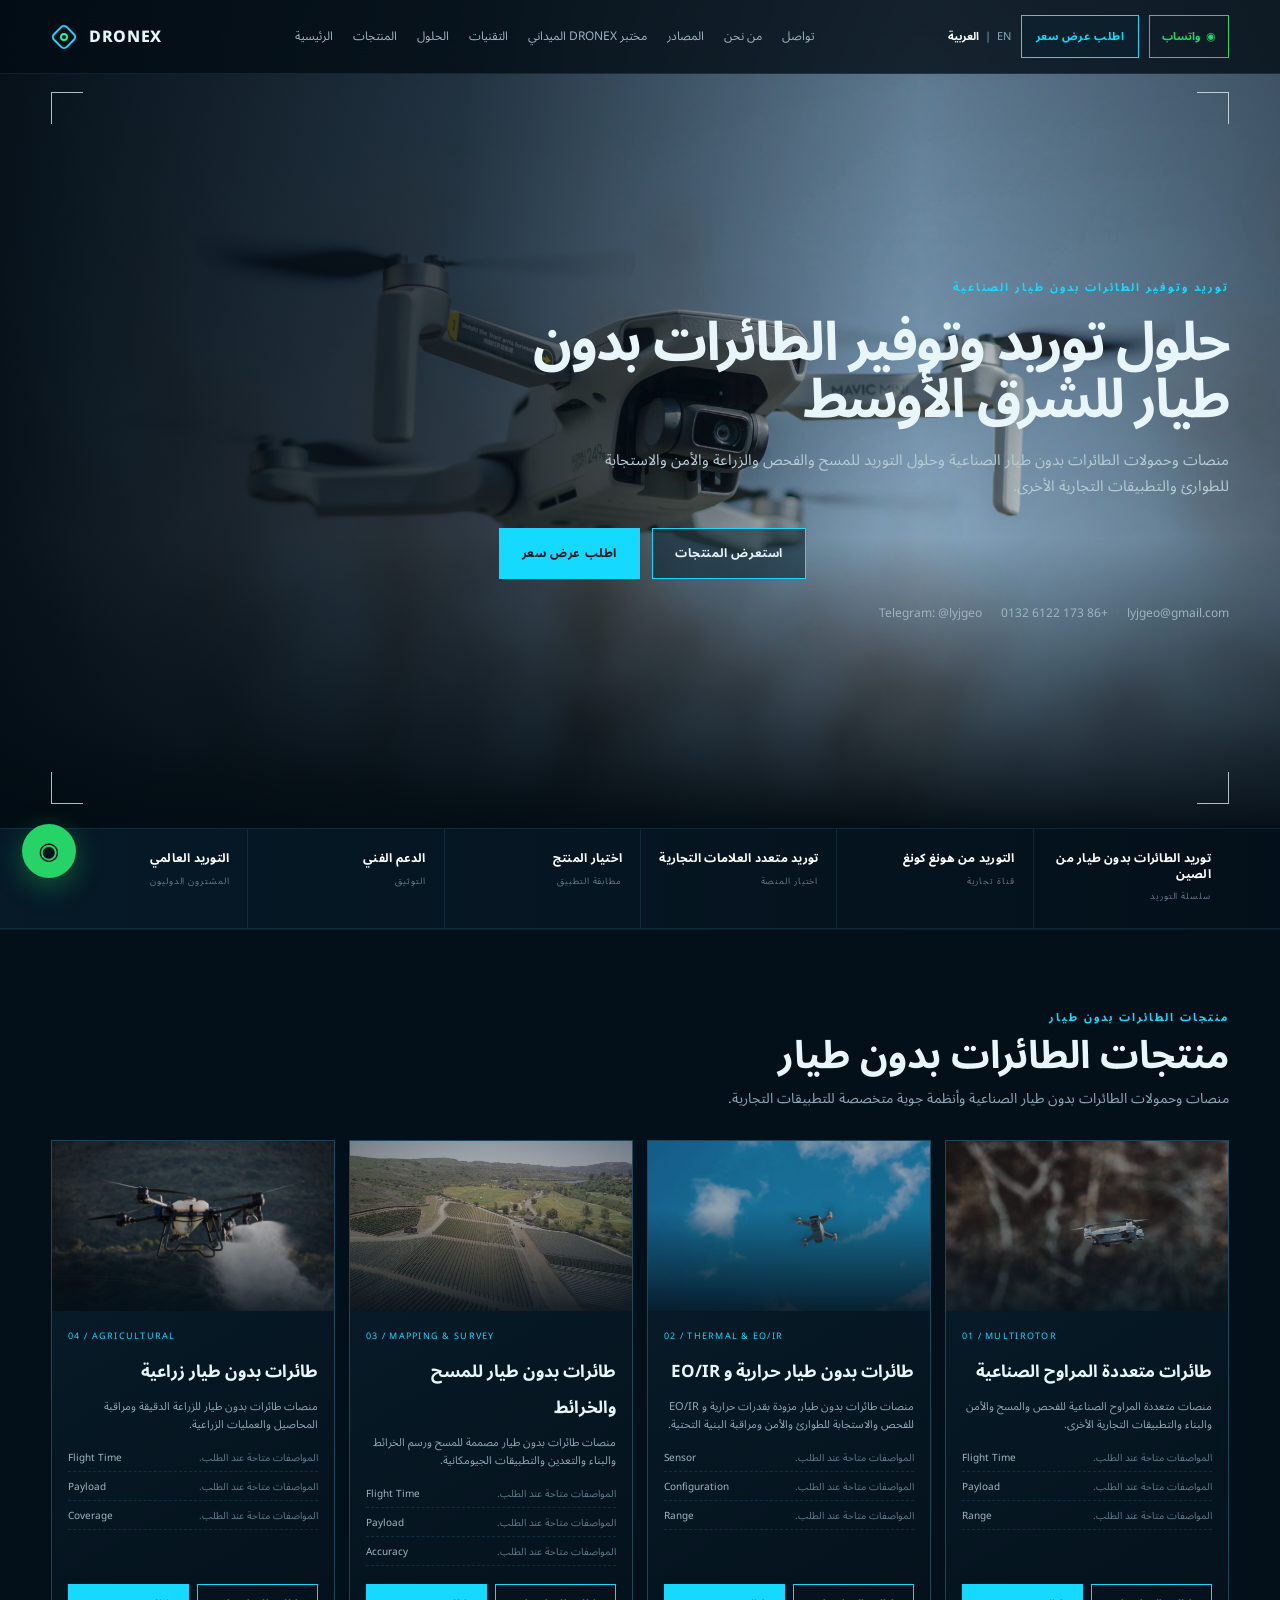
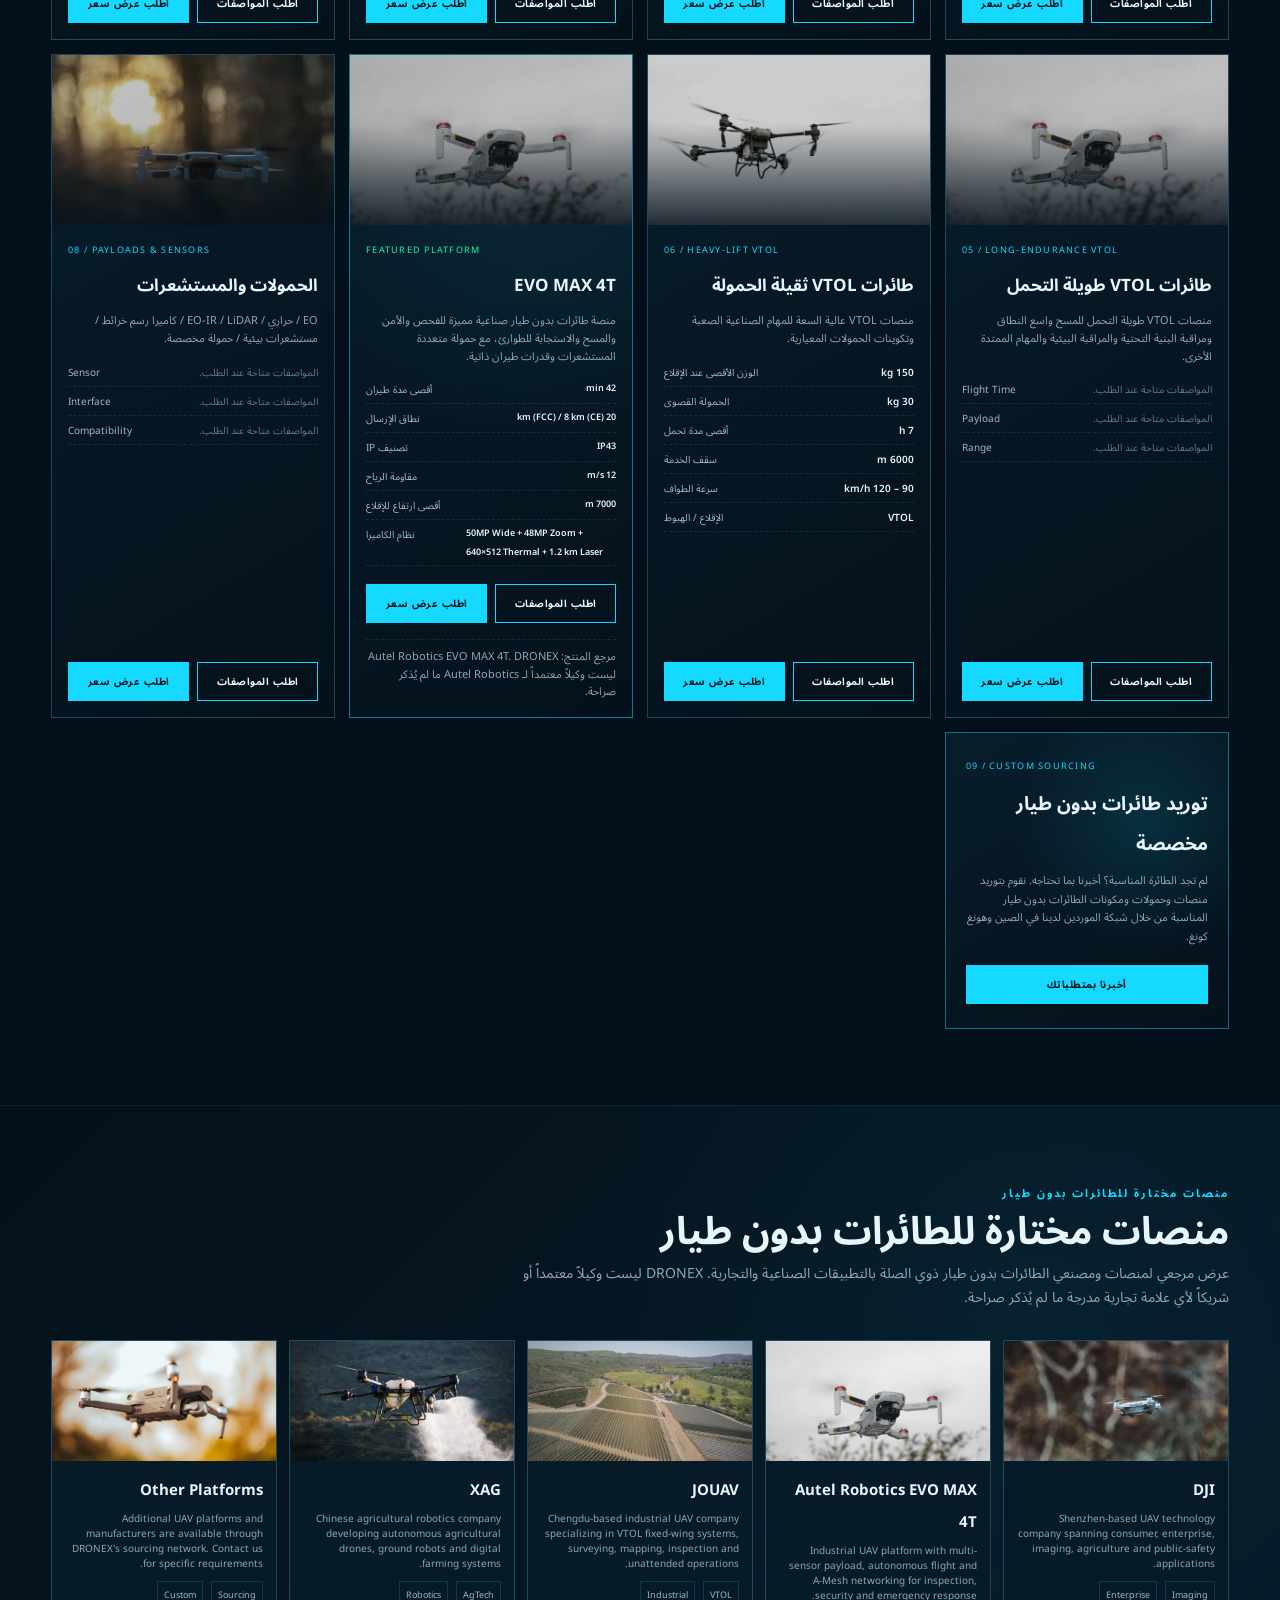
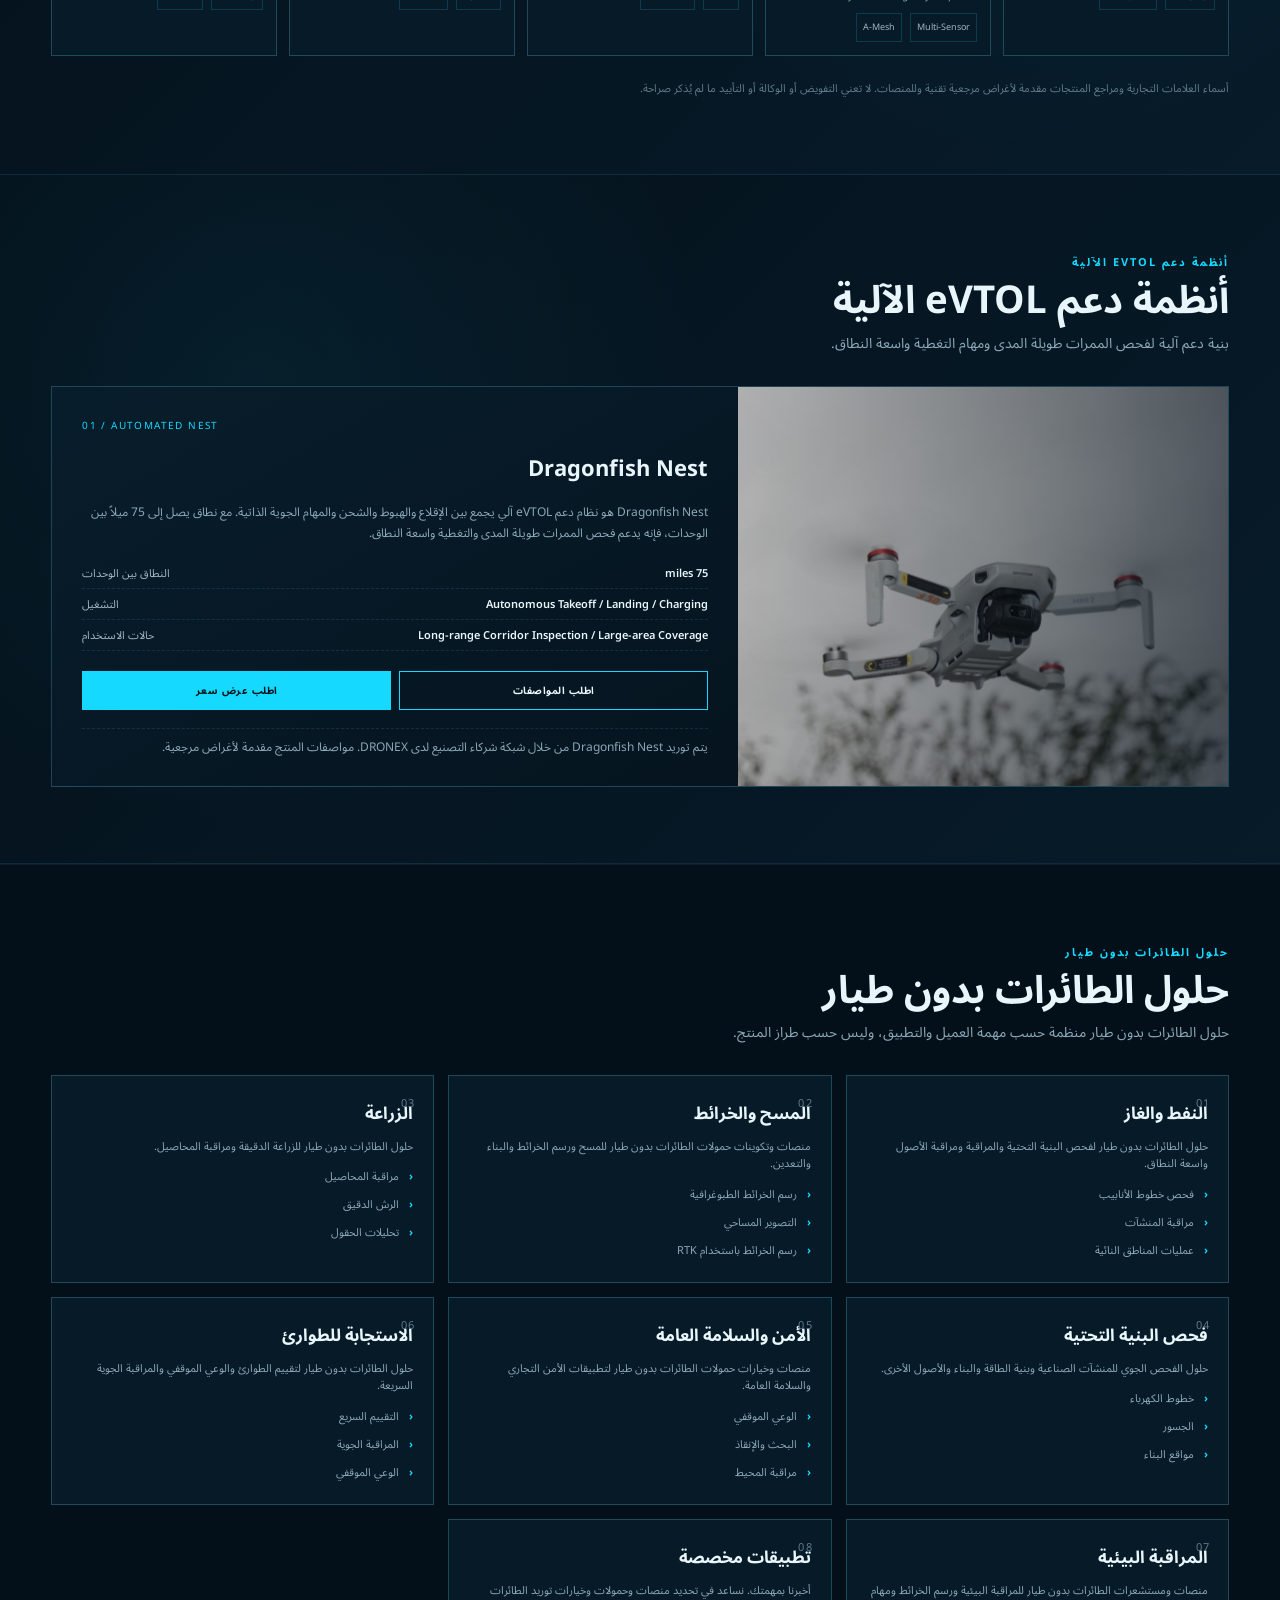
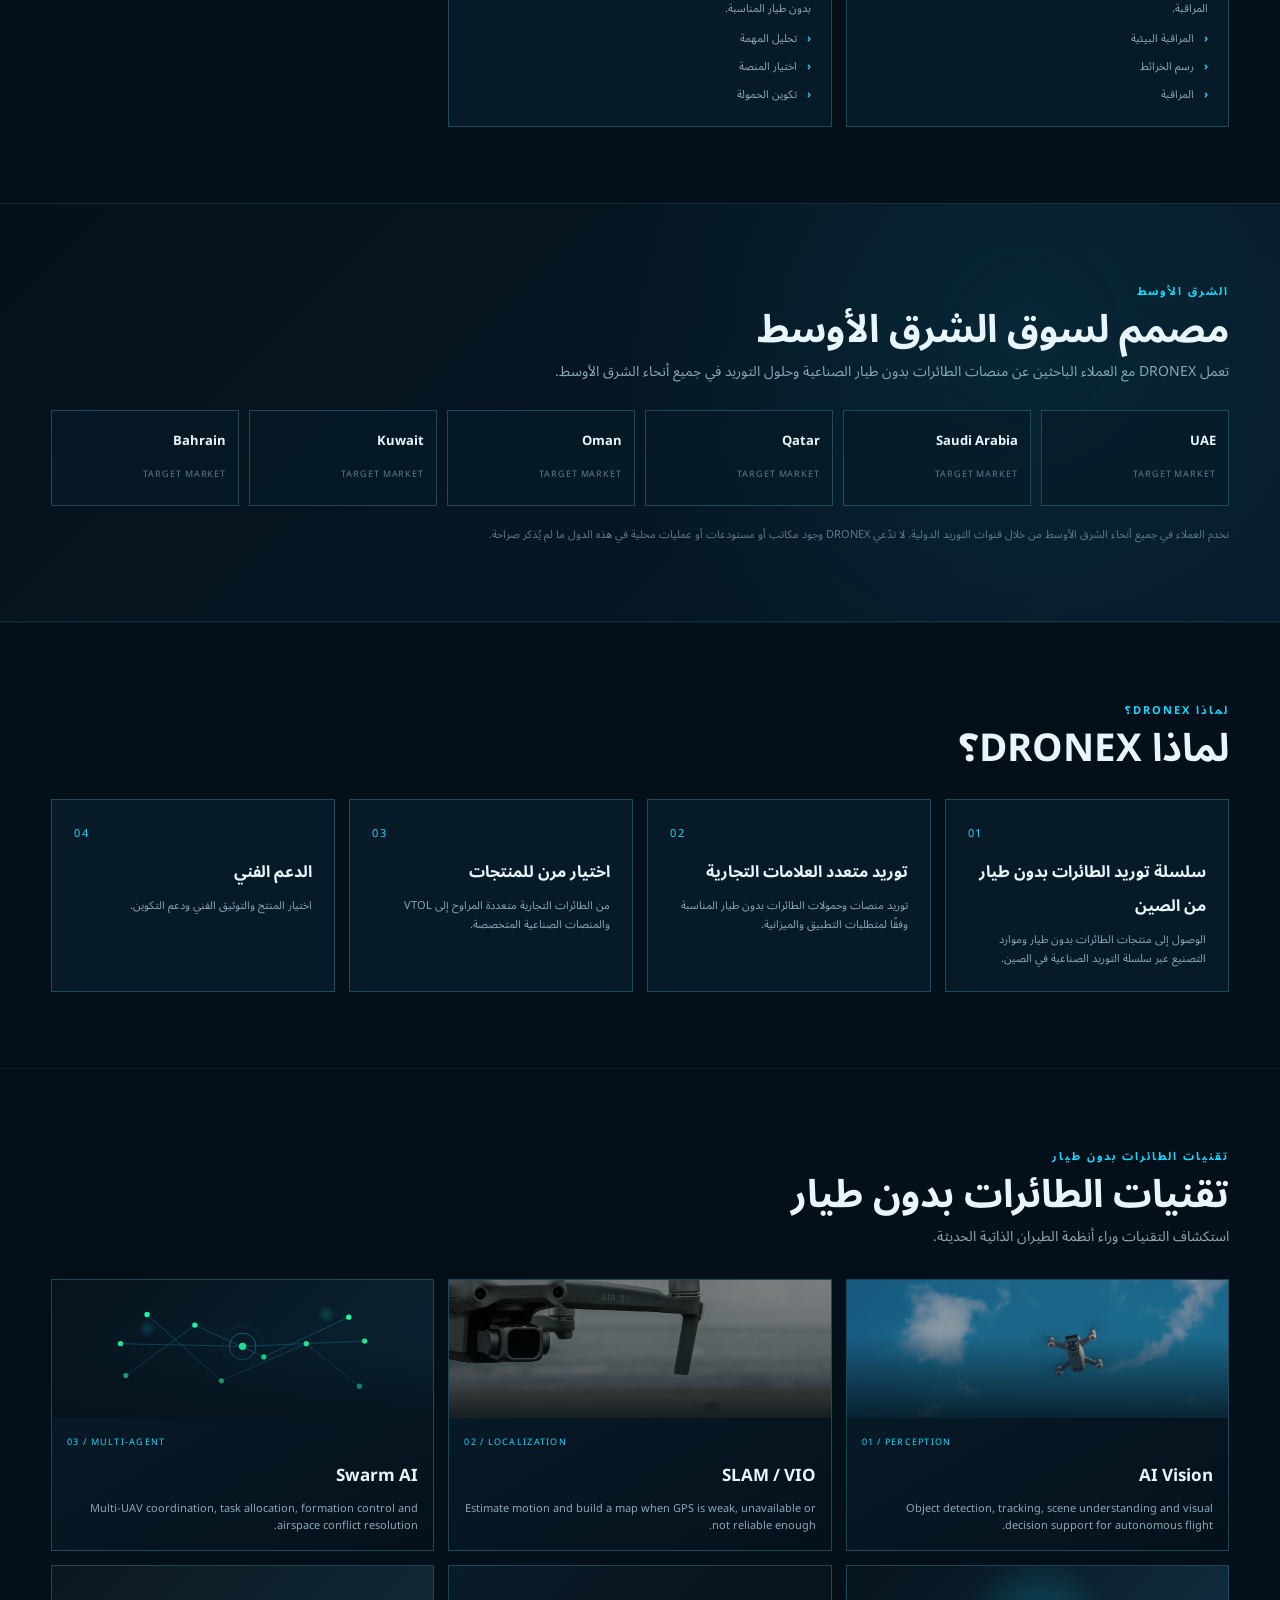
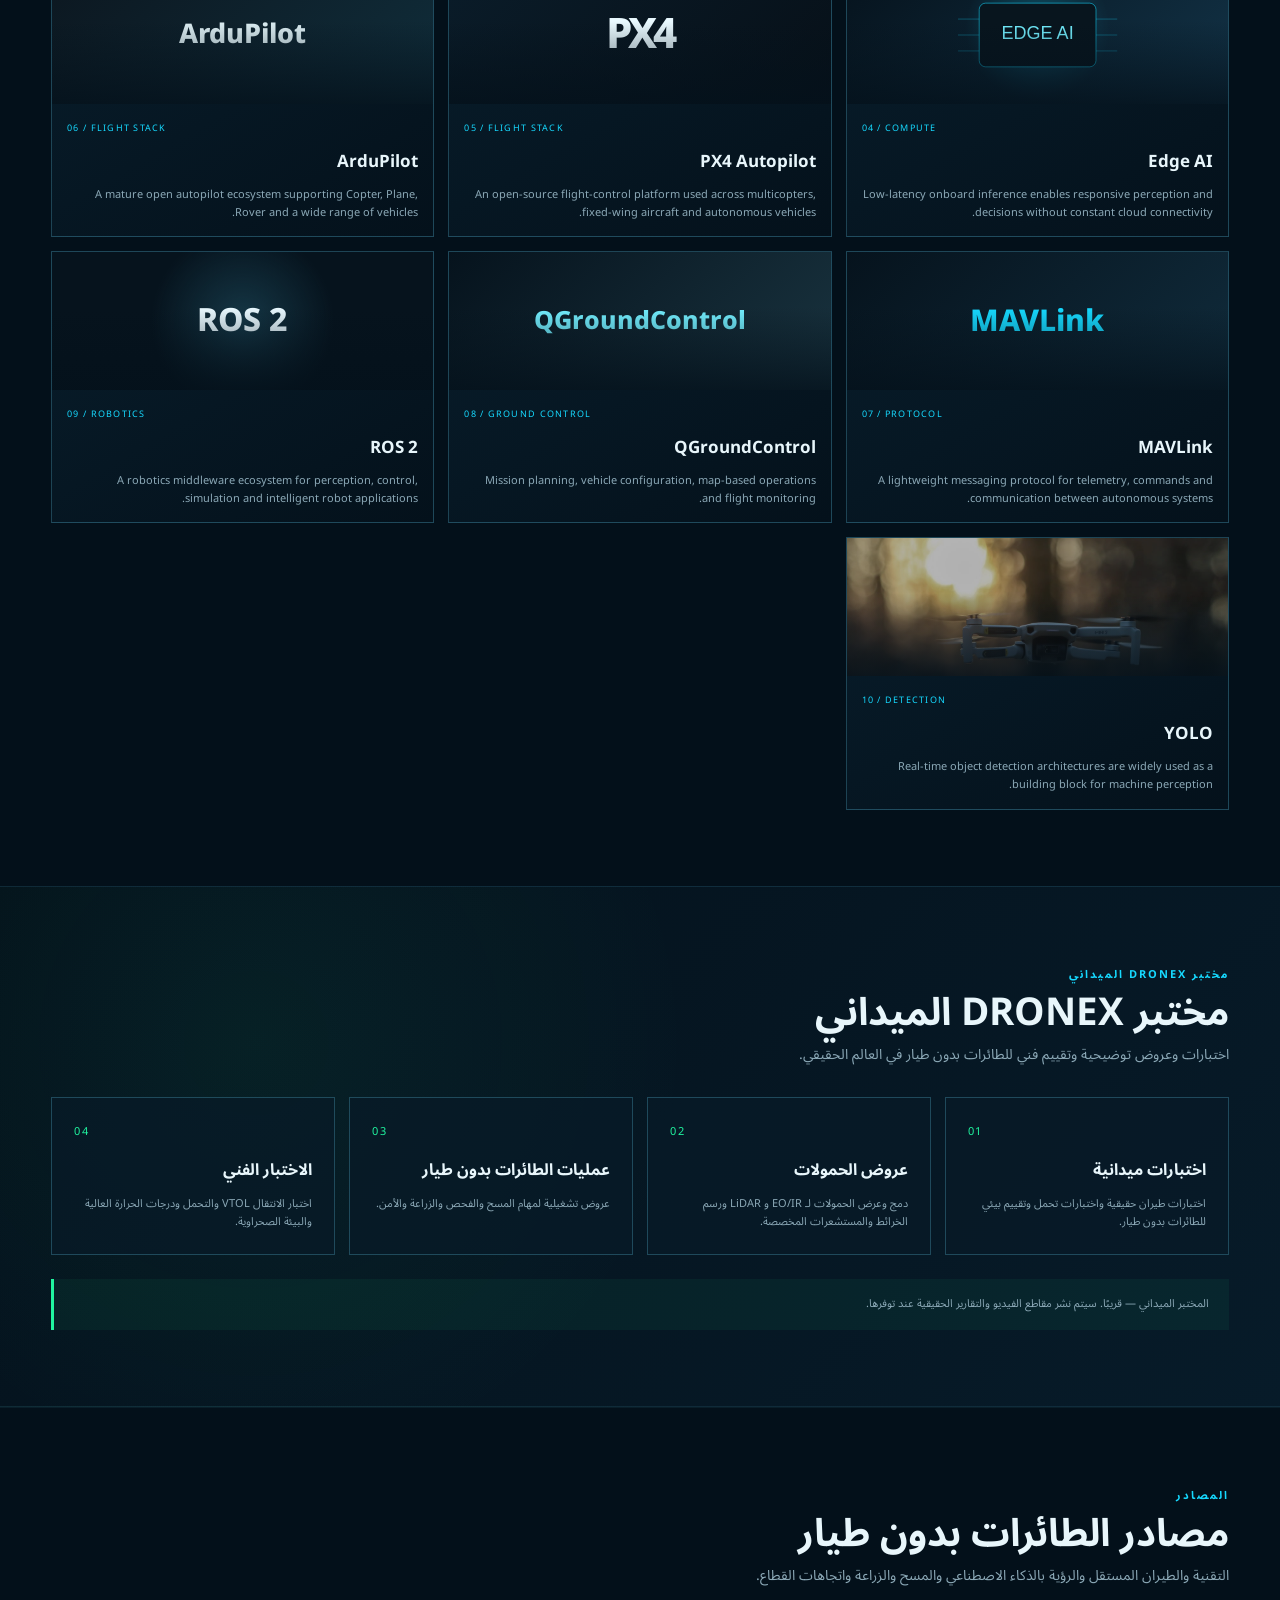
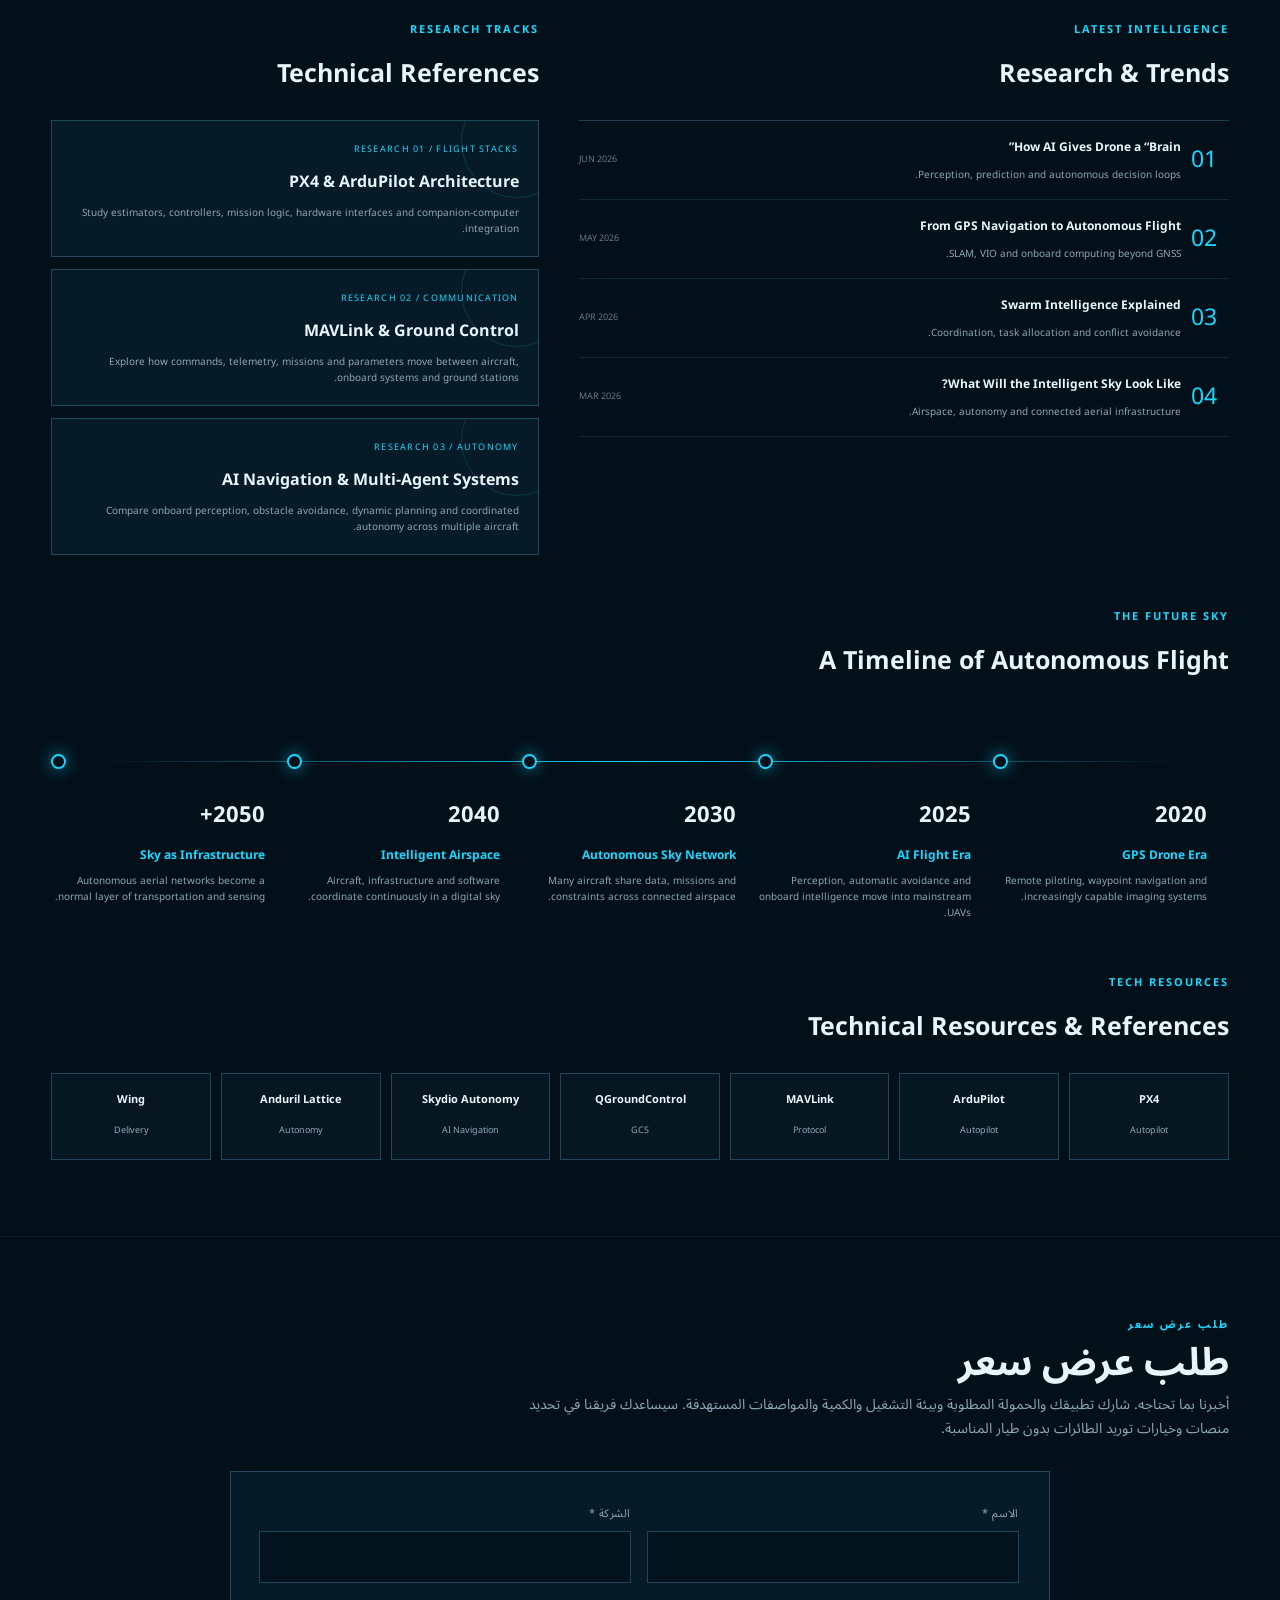
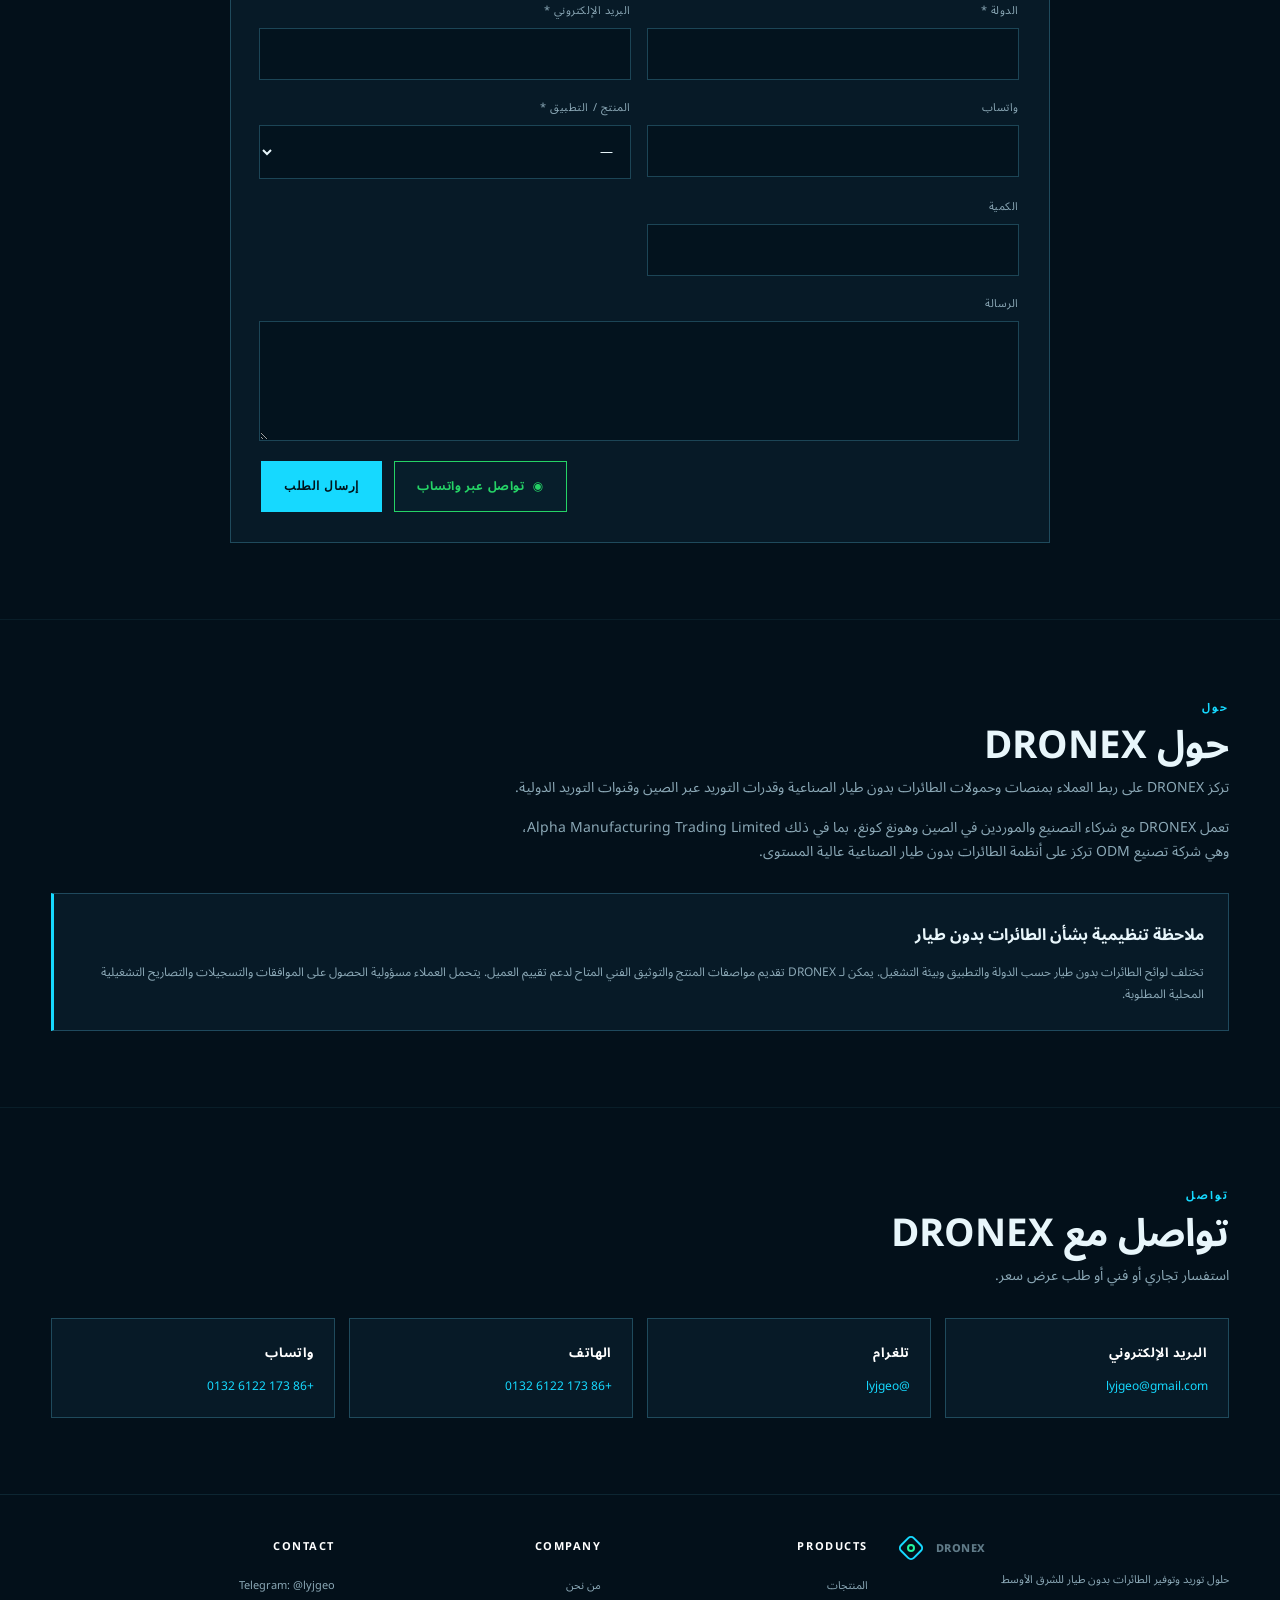
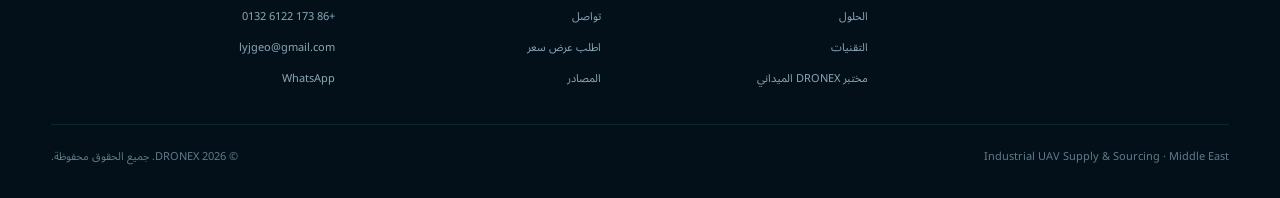
<file: ar/index.html>
<!DOCTYPE html>
<html lang="ar" dir="rtl">
<head>
<meta charset="UTF-8">
<meta name="viewport" content="width=device-width, initial-scale=1.0">
<title>DRONEX | حلول توريد وتوفير الطائرات بدون طيار للشرق الأوسط</title>
<meta name="description" content="تقدم DRONEX منصات وحمولات الطائرات بدون طيار الصناعية وحلول التوريد للمسح والفحص والزراعة والأمن والاستجابة للطوارئ والتطبيقات التجارية في الشرق الأوسط.">
<meta name="robots" content="index,follow">
<link rel="canonical" href="/index.html?lang=ar">
<meta http-equiv="refresh" content="0; url=/index.html?lang=ar">
<script>
  try{ localStorage.setItem('dronex-lang','ar'); }catch(e){}
  window.location.replace('/index.html?lang=ar');
</script>
</head>
<body>
  <p style="font-family:sans-serif;padding:24px">
    جارٍ التحويل إلى النسخة العربية…
    <a href="/index.html?lang=ar">اضغط هنا إذا لم يتم التحويل تلقائياً</a>
  </p>
  <p style="font-family:sans-serif;padding:0 24px;color:#666">
    Redirecting to the Arabic version…
    <a href="/index.html?lang=ar">Click here if you are not redirected</a>
  </p>
</body>
</html>
</file>
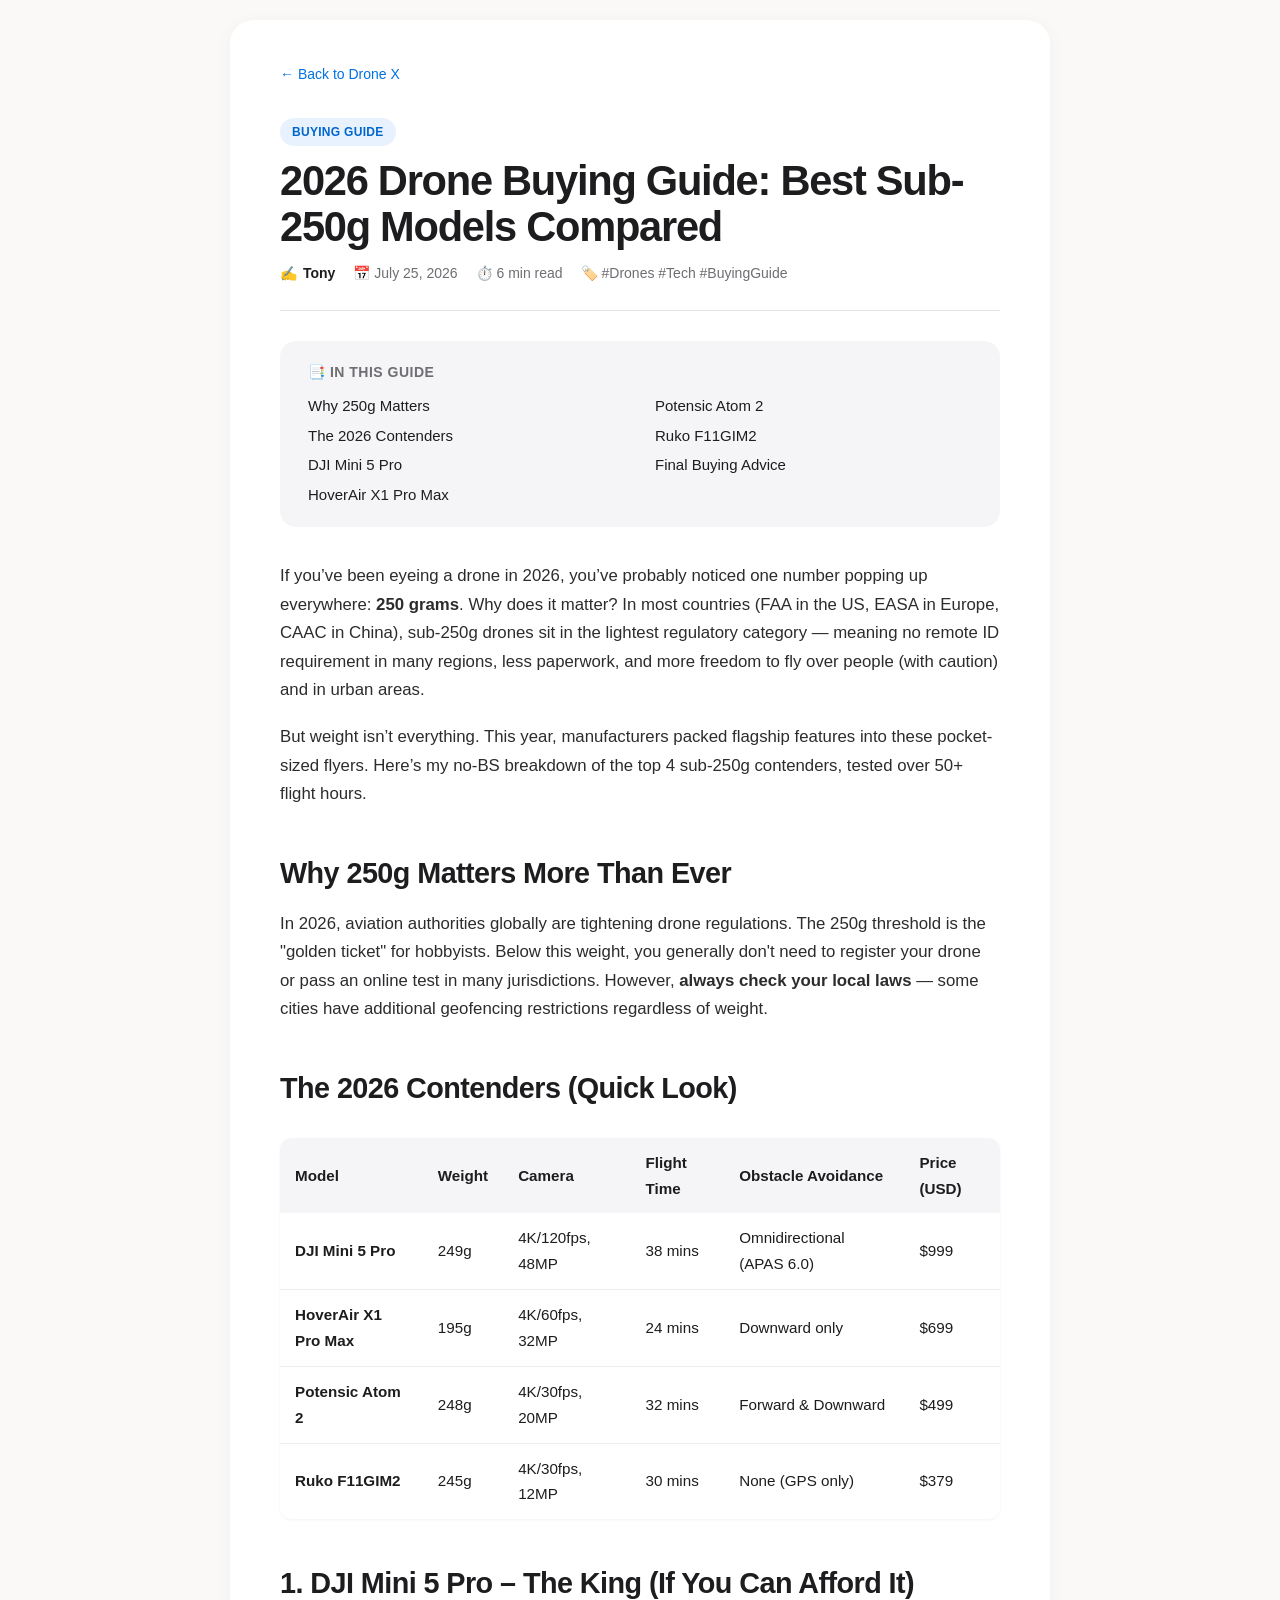
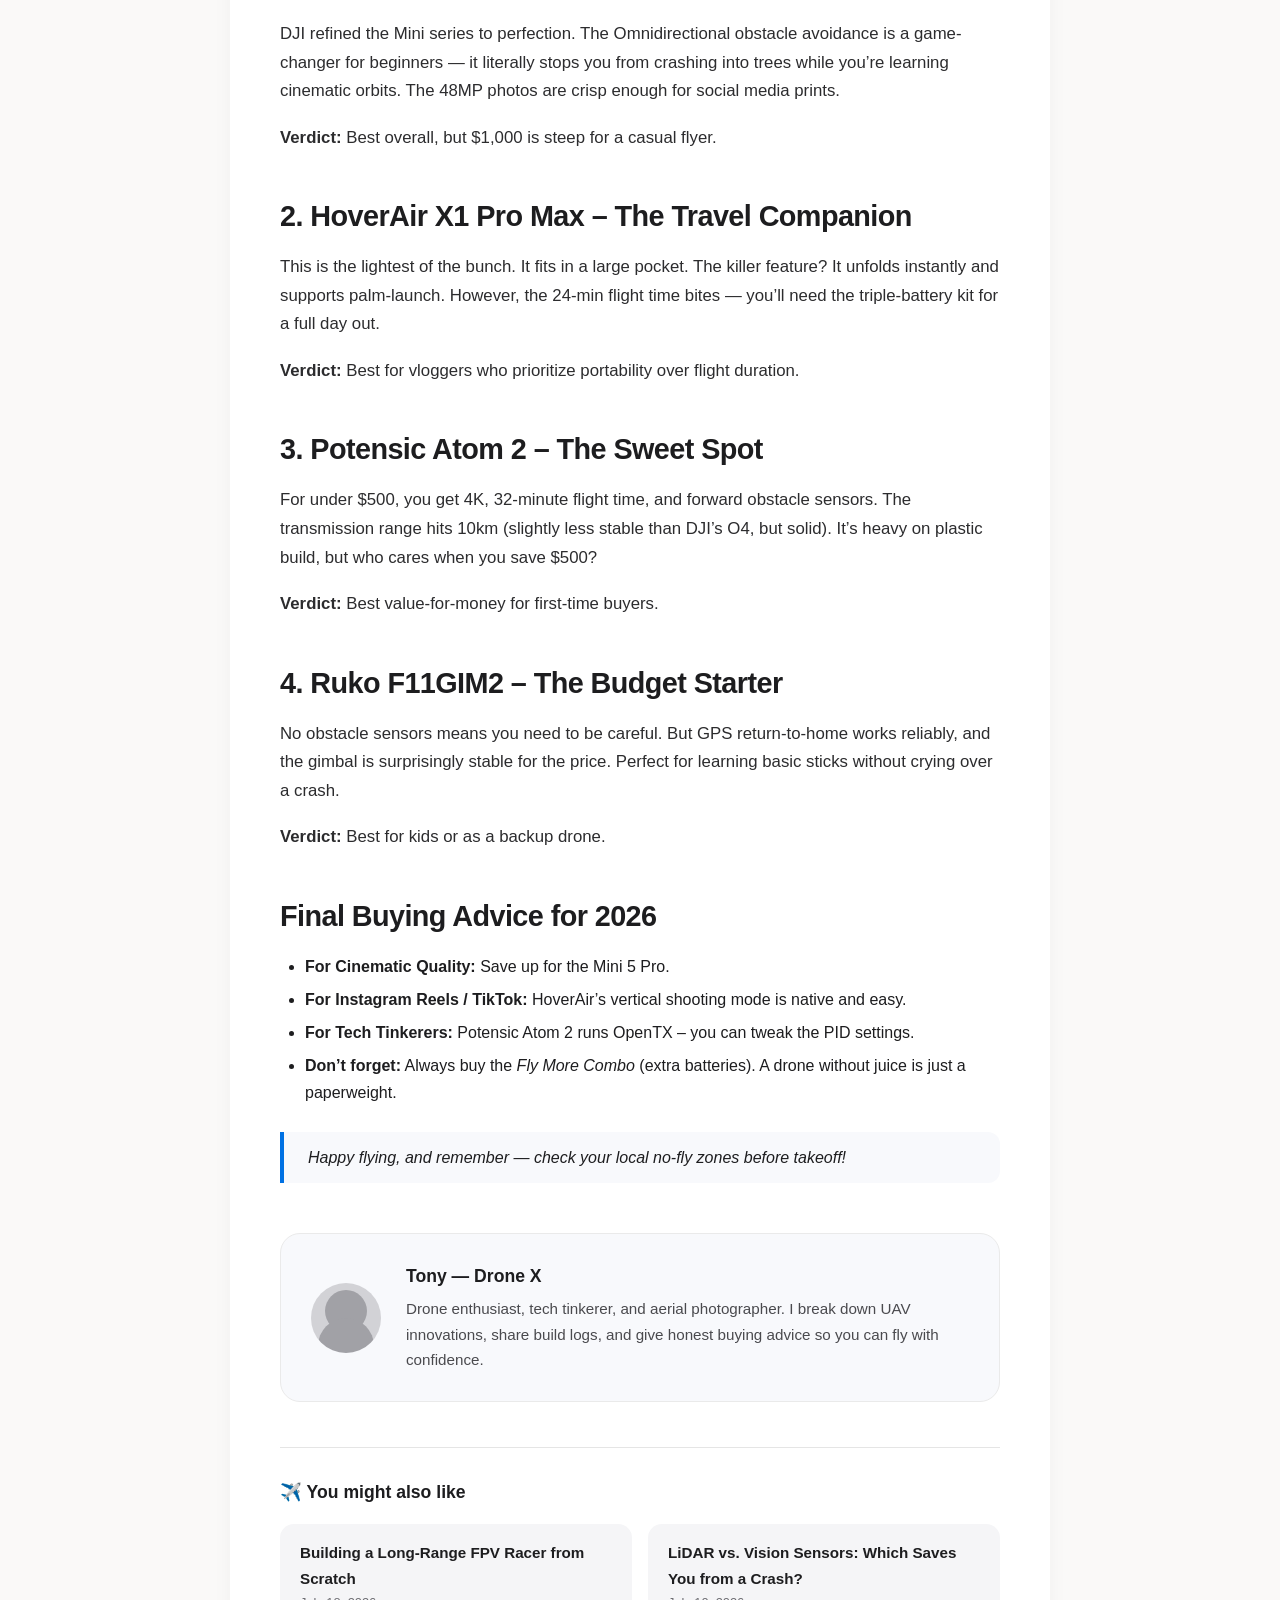
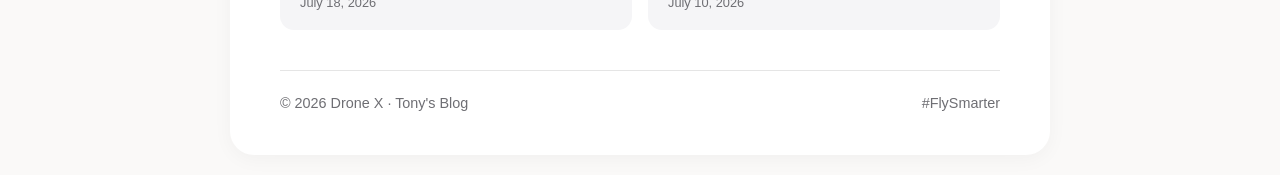
<file: drone-buying-guide-2026.html>
<!DOCTYPE html>
<html lang="en">
<head>
    <meta charset="UTF-8">
    <meta name="viewport" content="width=device-width, initial-scale=1.0">
    <title>2026 Drone Buying Guide | Drone X</title>
    <style>
        /* Reset & Base */
        * {
            margin: 0;
            padding: 0;
            box-sizing: border-box;
        }
        body {
            font-family: -apple-system, BlinkMacSystemFont, 'Segoe UI', Roboto, Helvetica, Arial, sans-serif;
            background-color: #faf9f8;
            color: #1d1d1f;
            line-height: 1.7;
            padding: 20px;
        }
        .container {
            max-width: 820px;
            margin: 0 auto;
            background: white;
            padding: 40px 50px;
            border-radius: 24px;
            box-shadow: 0 4px 20px rgba(0,0,0,0.04);
        }

        /* Navigation back */
        .back-link {
            display: inline-block;
            margin-bottom: 30px;
            color: #0071e3;
            text-decoration: none;
            font-weight: 500;
            font-size: 14px;
        }
        .back-link:hover {
            text-decoration: underline;
        }

        /* Header */
        .post-header {
            border-bottom: 1px solid #e5e5e5;
            padding-bottom: 25px;
            margin-bottom: 30px;
        }
        .post-category {
            display: inline-block;
            background: #e8f2ff;
            color: #0066cc;
            font-size: 12px;
            font-weight: 600;
            padding: 4px 12px;
            border-radius: 20px;
            letter-spacing: 0.3px;
            text-transform: uppercase;
            margin-bottom: 12px;
        }
        .post-title {
            font-size: 2.6rem;
            font-weight: 700;
            letter-spacing: -0.03em;
            line-height: 1.1;
            margin-bottom: 12px;
        }
        .post-meta {
            display: flex;
            flex-wrap: wrap;
            gap: 18px;
            font-size: 14px;
            color: #6e6e73;
        }
        .post-meta span {
            display: flex;
            align-items: center;
            gap: 6px;
        }
        .post-meta .author-name {
            color: #1d1d1f;
            font-weight: 600;
        }

        /* Table of Contents */
        .toc {
            background: #f5f5f7;
            padding: 20px 28px;
            border-radius: 16px;
            margin-bottom: 35px;
        }
        .toc h4 {
            font-size: 14px;
            text-transform: uppercase;
            letter-spacing: 0.5px;
            color: #6e6e73;
            margin-bottom: 8px;
        }
        .toc ul {
            list-style: none;
            padding: 0;
            columns: 2;
            column-gap: 30px;
        }
        .toc ul li {
            margin-bottom: 4px;
            font-size: 15px;
        }
        .toc ul li a {
            text-decoration: none;
            color: #1d1d1f;
            border-bottom: 1px dotted transparent;
            transition: border 0.2s;
        }
        .toc ul li a:hover {
            border-bottom-color: #0071e3;
        }

        /* Content */
        .post-content h2 {
            font-size: 1.8rem;
            font-weight: 650;
            margin: 40px 0 12px 0;
            letter-spacing: -0.02em;
        }
        .post-content h3 {
            font-size: 1.3rem;
            font-weight: 600;
            margin: 28px 0 8px 0;
        }
        .post-content p {
            margin-bottom: 18px;
            font-size: 1.05rem;
            color: #2c2c2e;
        }
        .post-content ul, .post-content ol {
            margin: 0 0 20px 25px;
        }
        .post-content li {
            margin-bottom: 6px;
        }

        /* Table */
        .post-content table {
            width: 100%;
            border-collapse: collapse;
            margin: 25px 0;
            font-size: 0.95rem;
            border-radius: 12px;
            overflow: hidden;
            box-shadow: 0 1px 3px rgba(0,0,0,0.05);
        }
        .post-content th {
            background: #f5f5f7;
            text-align: left;
            padding: 12px 15px;
            font-weight: 600;
        }
        .post-content td {
            padding: 12px 15px;
            border-bottom: 1px solid #ececec;
        }
        .post-content tr:last-child td {
            border-bottom: none;
        }

        /* Blockquote */
        .post-content blockquote {
            border-left: 4px solid #0071e3;
            padding: 12px 24px;
            margin: 25px 0;
            background: #f8f9fc;
            border-radius: 0 12px 12px 0;
            font-style: italic;
        }

        /* Author Box */
        .author-box {
            margin-top: 50px;
            padding: 28px 30px;
            background: #f8f9fc;
            border-radius: 20px;
            display: flex;
            gap: 25px;
            align-items: center;
            border: 1px solid #eaeaea;
        }
        .author-avatar {
            width: 70px;
            height: 70px;
            background: #d2d2d6;
            border-radius: 50%;
            flex-shrink: 0;
            background-image: url('data:image/svg+xml;utf8,<svg xmlns="http://www.w3.org/2000/svg" viewBox="0 0 100 100"><circle cx="50" cy="40" r="30" fill="%23a1a1a6"/><circle cx="50" cy="90" r="40" fill="%23a1a1a6"/></svg>');
            background-size: cover;
            background-position: center;
        }
        .author-box h4 {
            font-size: 1.1rem;
            margin-bottom: 4px;
        }
        .author-box p {
            font-size: 0.95rem;
            color: #4a4a4e;
            margin: 0;
        }

        /* Related Posts */
        .related {
            margin-top: 45px;
            padding-top: 30px;
            border-top: 1px solid #e5e5e5;
        }
        .related h4 {
            font-size: 1.1rem;
            margin-bottom: 16px;
        }
        .related-grid {
            display: grid;
            grid-template-columns: 1fr 1fr;
            gap: 16px;
        }
        .related-item {
            background: #f5f5f7;
            padding: 16px 20px;
            border-radius: 14px;
            text-decoration: none;
            color: #1d1d1f;
            transition: background 0.2s;
        }
        .related-item:hover {
            background: #ececee;
        }
        .related-item .r-title {
            font-weight: 600;
            font-size: 0.95rem;
        }
        .related-item .r-date {
            font-size: 0.8rem;
            color: #6e6e73;
        }

        /* Footer */
        .post-footer {
            margin-top: 40px;
            padding-top: 20px;
            border-top: 1px solid #e5e5e5;
            font-size: 0.9rem;
            color: #6e6e73;
            display: flex;
            justify-content: space-between;
            flex-wrap: wrap;
        }

        /* Responsive */
        @media (max-width: 640px) {
            .container {
                padding: 25px 18px;
            }
            .post-title {
                font-size: 1.8rem;
            }
            .toc ul {
                columns: 1;
            }
            .post-content table {
                font-size: 0.8rem;
            }
            .post-content table th, .post-content table td {
                padding: 8px 6px;
            }
            .author-box {
                flex-direction: column;
                text-align: center;
            }
            .related-grid {
                grid-template-columns: 1fr;
            }
        }
    </style>
</head>
<body>
    <div class="container">
        <!-- Back to Home -->
        <a href="#" class="back-link">← Back to Drone X</a>

        <!-- Article Header -->
        <header class="post-header">
            <span class="post-category">Buying Guide</span>
            <h1 class="post-title">2026 Drone Buying Guide: Best Sub-250g Models Compared</h1>
            <div class="post-meta">
                <span>✍️ <span class="author-name">Tony</span></span>
                <span>📅 July 25, 2026</span>
                <span>⏱️ 6 min read</span>
                <span>🏷️ #Drones #Tech #BuyingGuide</span>
            </div>
        </header>

        <!-- Table of Contents -->
        <div class="toc">
            <h4>📑 In this guide</h4>
            <ul>
                <li><a href="#why-250g">Why 250g Matters</a></li>
                <li><a href="#contenders">The 2026 Contenders</a></li>
                <li><a href="#dji-mini5">DJI Mini 5 Pro</a></li>
                <li><a href="#hoverair">HoverAir X1 Pro Max</a></li>
                <li><a href="#potensic">Potensic Atom 2</a></li>
                <li><a href="#ruko">Ruko F11GIM2</a></li>
                <li><a href="#final-advice">Final Buying Advice</a></li>
            </ul>
        </div>

        <!-- Post Content -->
        <div class="post-content">
            <p>If you’ve been eyeing a drone in 2026, you’ve probably noticed one number popping up everywhere: <strong>250 grams</strong>. Why does it matter? In most countries (FAA in the US, EASA in Europe, CAAC in China), sub-250g drones sit in the lightest regulatory category — meaning no remote ID requirement in many regions, less paperwork, and more freedom to fly over people (with caution) and in urban areas.</p>
            
            <p>But weight isn’t everything. This year, manufacturers packed flagship features into these pocket-sized flyers. Here’s my no-BS breakdown of the top 4 sub-250g contenders, tested over 50+ flight hours.</p>

            <h2 id="why-250g">Why 250g Matters More Than Ever</h2>
            <p>In 2026, aviation authorities globally are tightening drone regulations. The 250g threshold is the "golden ticket" for hobbyists. Below this weight, you generally don't need to register your drone or pass an online test in many jurisdictions. However, <strong>always check your local laws</strong> — some cities have additional geofencing restrictions regardless of weight.</p>

            <h2 id="contenders">The 2026 Contenders (Quick Look)</h2>
            <table>
                <thead>
                    <tr>
                        <th>Model</th>
                        <th>Weight</th>
                        <th>Camera</th>
                        <th>Flight Time</th>
                        <th>Obstacle Avoidance</th>
                        <th>Price (USD)</th>
                    </tr>
                </thead>
                <tbody>
                    <tr>
                        <td><strong>DJI Mini 5 Pro</strong></td>
                        <td>249g</td>
                        <td>4K/120fps, 48MP</td>
                        <td>38 mins</td>
                        <td>Omnidirectional (APAS 6.0)</td>
                        <td>$999</td>
                    </tr>
                    <tr>
                        <td><strong>HoverAir X1 Pro Max</strong></td>
                        <td>195g</td>
                        <td>4K/60fps, 32MP</td>
                        <td>24 mins</td>
                        <td>Downward only</td>
                        <td>$699</td>
                    </tr>
                    <tr>
                        <td><strong>Potensic Atom 2</strong></td>
                        <td>248g</td>
                        <td>4K/30fps, 20MP</td>
                        <td>32 mins</td>
                        <td>Forward &amp; Downward</td>
                        <td>$499</td>
                    </tr>
                    <tr>
                        <td><strong>Ruko F11GIM2</strong></td>
                        <td>245g</td>
                        <td>4K/30fps, 12MP</td>
                        <td>30 mins</td>
                        <td>None (GPS only)</td>
                        <td>$379</td>
                    </tr>
                </tbody>
            </table>

            <h2 id="dji-mini5">1. DJI Mini 5 Pro – The King (If You Can Afford It)</h2>
            <p>DJI refined the Mini series to perfection. The Omnidirectional obstacle avoidance is a game-changer for beginners — it literally stops you from crashing into trees while you’re learning cinematic orbits. The 48MP photos are crisp enough for social media prints.</p>
            <p><strong>Verdict:</strong> Best overall, but $1,000 is steep for a casual flyer.</p>

            <h2 id="hoverair">2. HoverAir X1 Pro Max – The Travel Companion</h2>
            <p>This is the lightest of the bunch. It fits in a large pocket. The killer feature? It unfolds instantly and supports palm-launch. However, the 24-min flight time bites — you’ll need the triple-battery kit for a full day out.</p>
            <p><strong>Verdict:</strong> Best for vloggers who prioritize portability over flight duration.</p>

            <h2 id="potensic">3. Potensic Atom 2 – The Sweet Spot</h2>
            <p>For under $500, you get 4K, 32-minute flight time, and forward obstacle sensors. The transmission range hits 10km (slightly less stable than DJI’s O4, but solid). It’s heavy on plastic build, but who cares when you save $500?</p>
            <p><strong>Verdict:</strong> Best value-for-money for first-time buyers.</p>

            <h2 id="ruko">4. Ruko F11GIM2 – The Budget Starter</h2>
            <p>No obstacle sensors means you need to be careful. But GPS return-to-home works reliably, and the gimbal is surprisingly stable for the price. Perfect for learning basic sticks without crying over a crash.</p>
            <p><strong>Verdict:</strong> Best for kids or as a backup drone.</p>

            <h2 id="final-advice">Final Buying Advice for 2026</h2>
            <ul>
                <li><strong>For Cinematic Quality:</strong> Save up for the Mini 5 Pro.</li>
                <li><strong>For Instagram Reels / TikTok:</strong> HoverAir’s vertical shooting mode is native and easy.</li>
                <li><strong>For Tech Tinkerers:</strong> Potensic Atom 2 runs OpenTX – you can tweak the PID settings.</li>
                <li><strong>Don’t forget:</strong> Always buy the <em>Fly More Combo</em> (extra batteries). A drone without juice is just a paperweight.</li>
            </ul>

            <blockquote>
                Happy flying, and remember — check your local no-fly zones before takeoff!
            </blockquote>
        </div>

        <!-- Author Box -->
        <div class="author-box">
            <div class="author-avatar"></div>
            <div>
                <h4>Tony — Drone X</h4>
                <p>Drone enthusiast, tech tinkerer, and aerial photographer. I break down UAV innovations, share build logs, and give honest buying advice so you can fly with confidence.</p>
            </div>
        </div>

        <!-- Related Posts -->
        <div class="related">
            <h4>✈️ You might also like</h4>
            <div class="related-grid">
                <a href="#" class="related-item">
                    <div class="r-title">Building a Long-Range FPV Racer from Scratch</div>
                    <div class="r-date">July 18, 2026</div>
                </a>
                <a href="#" class="related-item">
                    <div class="r-title">LiDAR vs. Vision Sensors: Which Saves You from a Crash?</div>
                    <div class="r-date">July 10, 2026</div>
                </a>
            </div>
        </div>

        <!-- Footer -->
        <div class="post-footer">
            <span>© 2026 Drone X · Tony's Blog</span>
            <span>#FlySmarter</span>
        </div>
    </div>
</body>
</html>
</file>
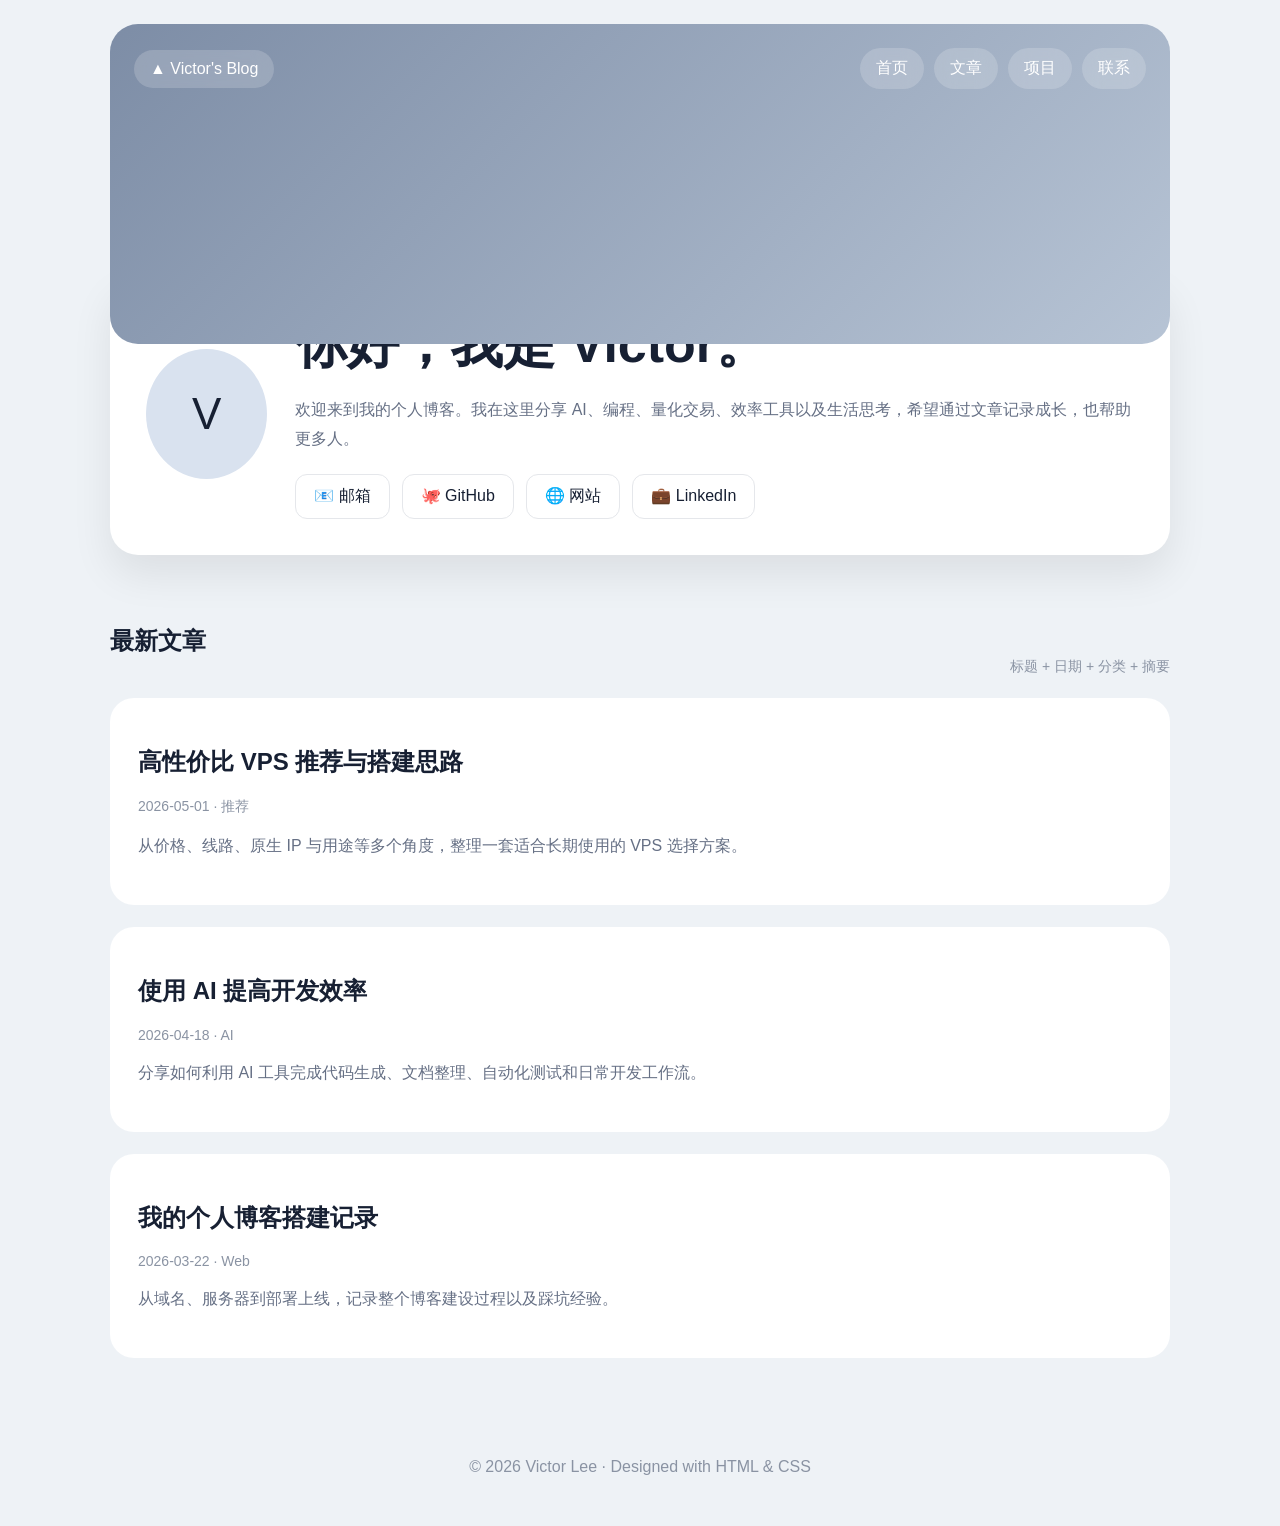
<file: 草稿/index2.html>
<!DOCTYPE html>
<html lang="zh-CN">
<head>
<meta charset="UTF-8">
<meta name="viewport" content="width=device-width, initial-scale=1.0">
<title>Victor Blog</title>
<style>
:root{--bg:#eef2f6;--card:#fff;--text:#172033;--muted:#667085;--primary:#4f7df3}
*{box-sizing:border-box}body{margin:0;font-family:Inter,"PingFang SC","Microsoft YaHei",sans-serif;background:var(--bg);color:var(--text)}
.container{max-width:1100px;margin:auto;padding:0 20px}
.hero{height:320px;margin:24px auto 0;border-radius:28px;background:linear-gradient(135deg,#7d8da6,#b7c4d5);position:relative;overflow:hidden}
.nav{display:flex;justify-content:space-between;align-items:center;padding:24px}
.logo,.nav a{background:rgba(255,255,255,.18);backdrop-filter:blur(10px);padding:10px 16px;border-radius:999px;color:#fff;text-decoration:none}
.menu{display:flex;gap:10px}
.profile{max-width:1100px;margin:-70px auto 0;padding:0 20px}
.card{background:#fff;border-radius:28px;padding:36px;display:flex;gap:28px;align-items:center;box-shadow:0 20px 40px rgba(0,0,0,.08)}
.avatar{width:130px;height:130px;border-radius:50%;background:#d9e2ef;display:flex;align-items:center;justify-content:center;font-size:44px}
h1{font-size:52px;margin:0 0 10px}p{color:var(--muted);line-height:1.8}
.btns{display:flex;flex-wrap:wrap;gap:12px;margin-top:20px}
.btn{padding:11px 18px;border:1px solid #e5e7eb;border-radius:12px;text-decoration:none;color:var(--text);transition:.25s}
.btn:hover,.article:hover{transform:translateY(-4px);box-shadow:0 12px 30px rgba(0,0,0,.08)}
section{max-width:1100px;margin:50px auto;padding:0 20px}
.header{display:flex;justify-content:space-between;align-items:end}
.article{background:#fff;border-radius:24px;padding:28px;margin-top:22px;transition:.25s}
.meta{font-size:14px;color:#8a93a3}
footer{text-align:center;padding:50px;color:#8a93a3}
@media(max-width:768px){
.card{flex-direction:column;text-align:center}.menu{display:none}h1{font-size:36px}.hero{height:240px}.avatar{width:100px;height:100px;font-size:34px}
.btns{justify-content:center}
}
</style>
</head>
<body>
<div class="container">
<div class="hero">
<div class="nav">
<div class="logo">▲ Victor's Blog</div>
<div class="menu">
<a href="#">首页</a><a href="#">文章</a><a href="#">项目</a><a href="#">联系</a>
</div></div></div></div>

<div class="profile">
<div class="card">
<div class="avatar">V</div>
<div>
<h1>你好，我是 Victor。</h1>
<p>欢迎来到我的个人博客。我在这里分享 AI、编程、量化交易、效率工具以及生活思考，希望通过文章记录成长，也帮助更多人。</p>
<div class="btns">
<a class="btn" href="#">📧 邮箱</a>
<a class="btn" href="#">🐙 GitHub</a>
<a class="btn" href="#">🌐 网站</a>
<a class="btn" href="#">💼 LinkedIn</a>
</div>
</div>
</div>
</div>

<section>
<div class="header"><h2>最新文章</h2><span class="meta">标题 + 日期 + 分类 + 摘要</span></div>

<div class="article">
<h2>高性价比 VPS 推荐与搭建思路</h2>
<div class="meta">2026-05-01 · 推荐</div>
<p>从价格、线路、原生 IP 与用途等多个角度，整理一套适合长期使用的 VPS 选择方案。</p>
</div>

<div class="article">
<h2>使用 AI 提高开发效率</h2>
<div class="meta">2026-04-18 · AI</div>
<p>分享如何利用 AI 工具完成代码生成、文档整理、自动化测试和日常开发工作流。</p>
</div>

<div class="article">
<h2>我的个人博客搭建记录</h2>
<div class="meta">2026-03-22 · Web</div>
<p>从域名、服务器到部署上线，记录整个博客建设过程以及踩坑经验。</p>
</div>
</section>

<footer>© 2026 Victor Lee · Designed with HTML & CSS</footer>
</body></html>
</file>
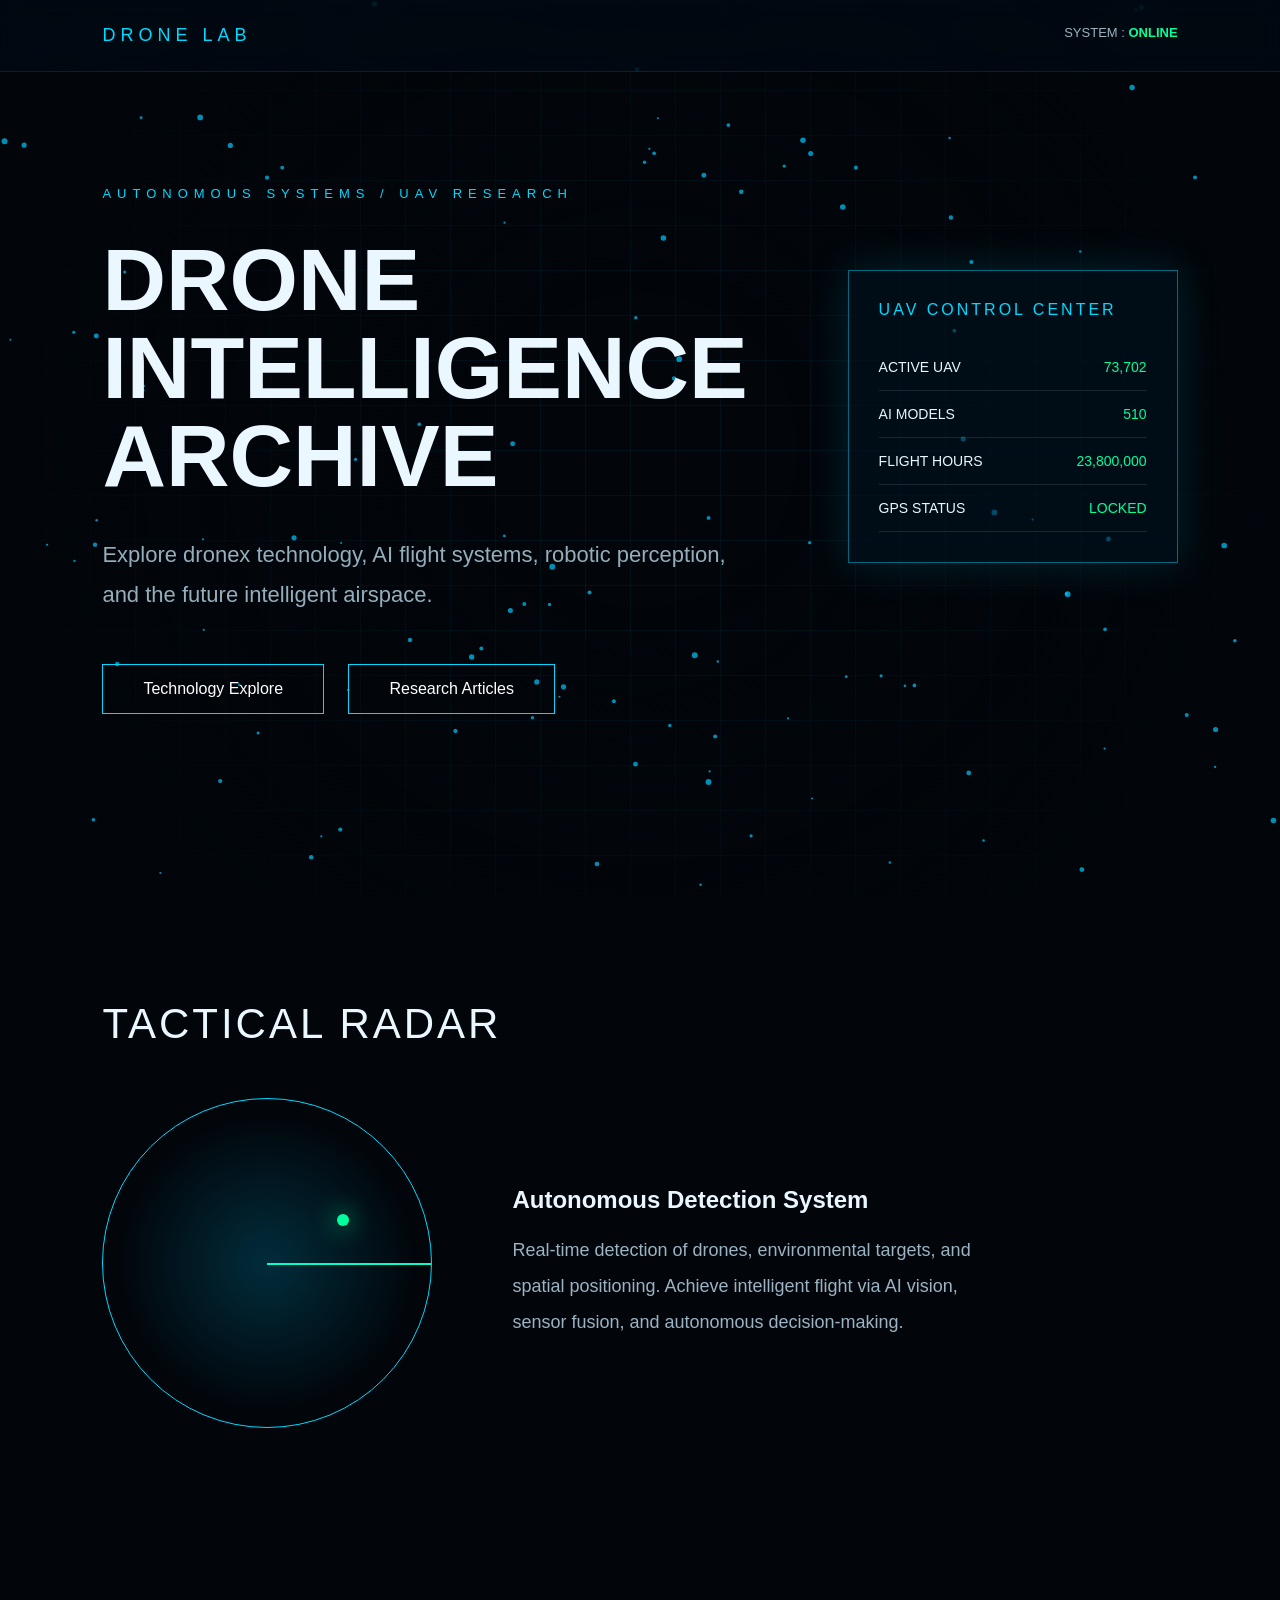
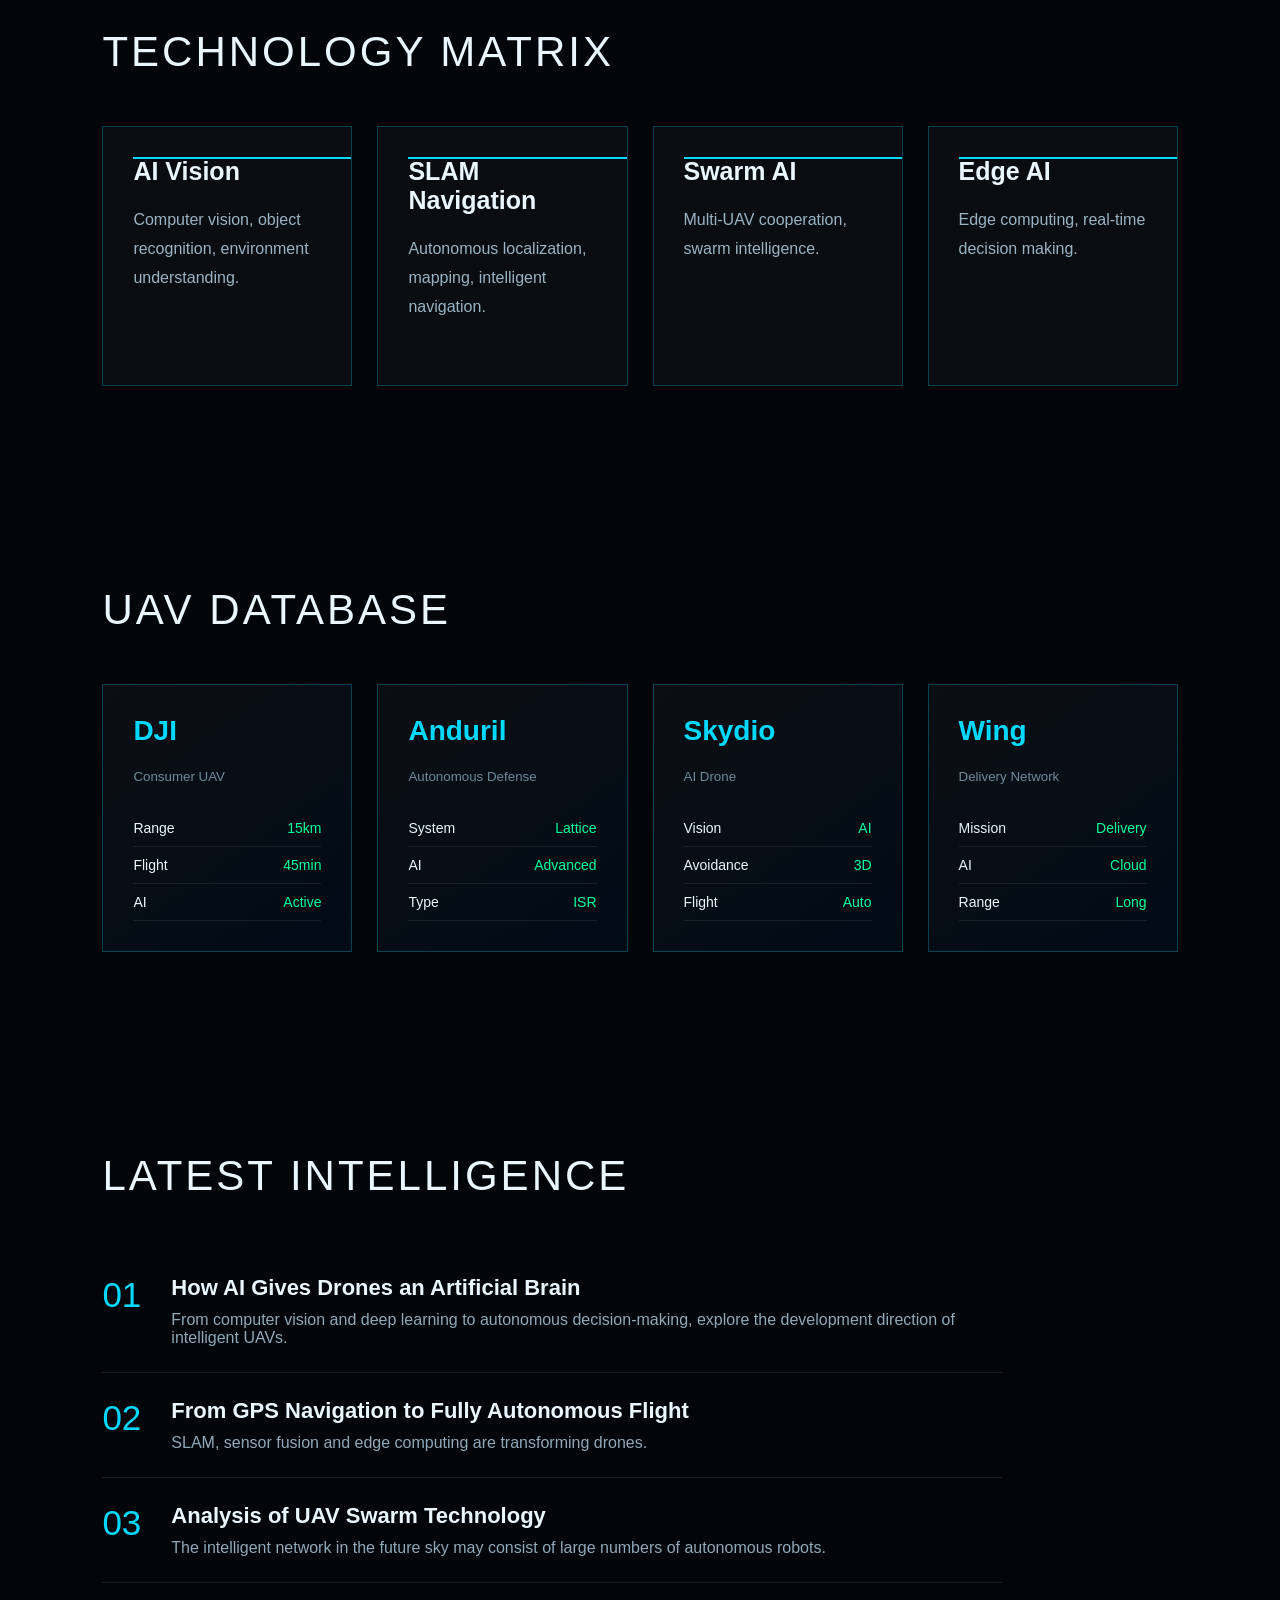
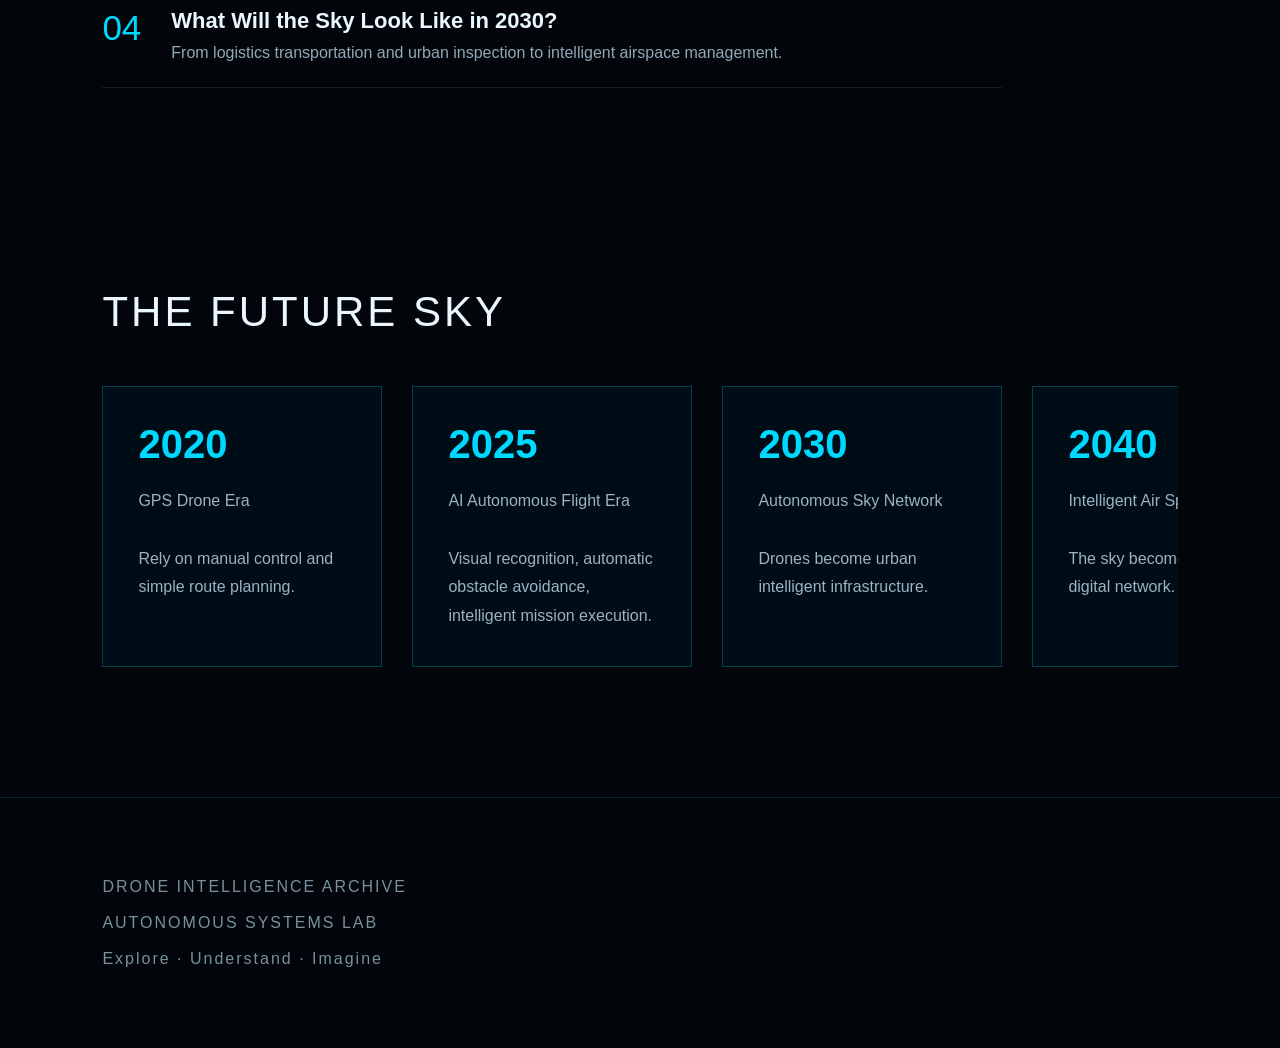
<file: 草稿/index3.html>
<!DOCTYPE html>
<html lang="en">

<head>

<meta charset="UTF-8">

<meta name="viewport" content="width=device-width, initial-scale=1.0">

<title>
Drone Intelligence Archive
</title>


<style>


/* ==========================
   GLOBAL
========================== */


*{

margin:0;
padding:0;
box-sizing:border-box;

font-family:

"Inter",
Arial,
sans-serif;

}


html{

scroll-behavior:smooth;

}



body{

background:#02060b;

color:#eaf7ff;

overflow-x:hidden;


}



/* 科技网格 */

body::before{

content:"";

position:fixed;

inset:0;


background-image:

linear-gradient(
rgba(0,200,255,.06) 1px,
transparent 1px
),

linear-gradient(
90deg,
rgba(0,200,255,.06) 1px,
transparent 1px
);


background-size:45px 45px;


z-index:-3;


}



/* 暗角 */


body::after{

content:"";

position:fixed;

inset:0;


background:

radial-gradient(
circle,
transparent 20%,
#02060b 85%
);


z-index:-2;


}



/* 粒子层 */


#particles{

position:fixed;

top:0;

left:0;

width:100%;

height:100%;

z-index:-1;

}




/* ==========================
 NAV
========================== */


nav{

position:fixed;

top:0;

left:0;

width:100%;


padding:25px 8%;


display:flex;

justify-content:space-between;


background:

rgba(0,10,20,.65);


backdrop-filter:

blur(12px);


z-index:100;


border-bottom:

1px solid rgba(0,200,255,.15);


}



.logo{


color:#00d9ff;

letter-spacing:5px;

font-size:18px;


}



.status{


font-size:13px;

color:#9bb3c2;

}



.status b{

color:#00ff9d;

}



/* ==========================
 HERO
========================== */


.hero{


height:100vh;

display:flex;

align-items:center;


padding:8%;


position:relative;


}



.hero-content{


width:60%;


}



.tag{


font-size:13px;

letter-spacing:6px;

color:#00d9ff;


}



h1{


font-size:88px;

line-height:1;


margin:35px 0;


}



.desc{


font-size:22px;

line-height:1.8;

color:#94aebb;

max-width:650px;


}



.btn-area{


margin-top:50px;


}



.btn{


display:inline-block;


padding:15px 40px;


border:

1px solid #00d9ff;


color:white;

text-decoration:none;


margin-right:20px;


transition:.3s;


}



.btn:hover{


background:#00d9ff;

color:#001018;


}



/* ==========================
 HUD
========================== */


.hud{


position:absolute;


right:8%;

top:30%;


width:330px;


padding:30px;


background:

rgba(0,20,35,.55);


border:

1px solid rgba(0,217,255,.45);


box-shadow:

0 0 40px rgba(0,217,255,.15);


}



.hud-title{


color:#00d9ff;

letter-spacing:3px;

margin-bottom:25px;


}



.info{


padding:15px 0;


border-bottom:

1px solid rgba(255,255,255,.1);


font-size:14px;


}



.info span{


float:right;

color:#00ff9d;


}





/* ==========================
 SECTION
========================== */


section{


padding:100px 8%;


}



.title{


font-size:42px;

letter-spacing:3px;

margin-bottom:50px;


}



/* ==========================
 RADAR
========================== */


.radar-area{


display:flex;

align-items:center;

gap:80px;


}



.radar{


width:330px;

height:330px;


border-radius:50%;


border:

1px solid #00d9ff;


position:relative;


background:

radial-gradient(
circle,
rgba(0,200,255,.2),
transparent 65%
);


}



.radar::before{


content:"";


position:absolute;


left:50%;

top:50%;


width:50%;

height:2px;


background:#00ffcc;


transform-origin:left;


animation:

rotate 3s linear infinite;


}



@keyframes rotate{


from{

transform:rotate(0deg);

}


to{

transform:rotate(360deg);

}


}



.radar::after{


content:"";


position:absolute;


width:12px;

height:12px;


background:#00ff9d;


border-radius:50%;


top:35%;

right:25%;


box-shadow:

0 0 25px #00ff9d;


}


.radar-text{


max-width:500px;


}


.radar-text p{


color:#9bb3c2;

font-size:18px;

line-height:2;


}



/* ==========================
 CARDS
========================== */


.grid{


display:grid;


grid-template-columns:

repeat(4,1fr);


gap:25px;


}



.card{


height:260px;


padding:30px;


border:

1px solid rgba(0,217,255,.25);


background:

rgba(255,255,255,.03);


position:relative;


overflow:hidden;


transition:.4s;


}



.card:hover{


transform:

translateY(-10px);


border-color:#00d9ff;


}




.card h3{


font-size:25px;

margin-bottom:20px;


}


.card p{


color:#9bb3c2;

line-height:1.8;


}



.scan{


position:absolute;


height:2px;

width:100%;


background:#00d9ff;


animation:

scan 4s linear infinite;


}



@keyframes scan{


from{

top:0;

}

to{

top:100%;

}


}
/* ==========================
 UAV DATABASE
========================== */


.database{


display:grid;

grid-template-columns:

repeat(4,1fr);

gap:25px;


}



.uav-card{


padding:30px;


border:

1px solid rgba(0,217,255,.25);


background:

linear-gradient(
145deg,
rgba(255,255,255,.04),
rgba(0,100,200,.06)
);


transition:.3s;


}



.uav-card:hover{


border-color:#00d9ff;


transform:translateY(-8px);


}



.uav-card h3{


font-size:28px;

color:#00d9ff;

margin-bottom:20px;


}



.uav-card small{


color:#6f8b99;


}



.spec{


margin-top:25px;


}



.spec div{


padding:10px 0;


border-bottom:

1px solid rgba(255,255,255,.08);


font-size:14px;


}



.spec span{


float:right;

color:#00ff9d;


}




/* ==========================
 ARTICLES
========================== */


.article-list{


max-width:900px;


}



.article{


padding:25px 0;


border-bottom:

1px solid rgba(255,255,255,.1);


display:flex;

gap:30px;


}



.article-number{


font-size:35px;


color:#00d9ff;


}



.article h3{


font-size:22px;

margin-bottom:10px;


}



.article p{


color:#91a8b7;


}



/* ==========================
 TIMELINE
========================== */


.timeline{


display:flex;


overflow-x:auto;


gap:30px;


padding-bottom:30px;


}



.time-card{


min-width:280px;


padding:35px;


border:

1px solid rgba(0,217,255,.25);


background:

rgba(0,20,35,.5);


}



.time-card h3{


font-size:40px;


color:#00d9ff;


margin-bottom:20px;


}



.time-card p{


color:#9bb3c2;

line-height:1.8;


}




/* ==========================
 FOOTER
========================== */


footer{


padding:80px 8%;


border-top:

1px solid rgba(0,217,255,.15);


color:#78909c;


letter-spacing:2px;


}




/* ==========================
 MOBILE
========================== */


@media(max-width:900px){


h1{


font-size:45px;


}


.hero{


height:auto;

padding-top:150px;

padding-bottom:100px;


}



.hero-content{


width:100%;


}



.hud{


display:none;


}



.radar-area{


flex-direction:column;


}



.grid,


.database{


grid-template-columns:

1fr;


}



.title{


font-size:32px;


}



}



</style>


</head>


<body>


<canvas id="particles"></canvas>



<!-- =====================
 NAV
===================== -->


<nav>


<div class="logo">

DRONE LAB

</div>


<div class="status">


SYSTEM :

<b>ONLINE</b>


</div>


</nav>





<!-- =====================
 HERO
===================== -->


<section class="hero">


<div class="hero-content">


<div class="tag">

AUTONOMOUS SYSTEMS / UAV RESEARCH

</div>



<h1>

DRONE<br>

INTELLIGENCE<br>

ARCHIVE

</h1>



<div class="desc">


Explore dronex technology,
AI flight systems,
robotic perception,
and the future intelligent airspace.


</div>



<div class="btn-area">


<a href="#tech" class="btn">

Technology Explore

</a>


<a href="#articles" class="btn">

Research Articles

</a>


</div>


</div>






<div class="hud">


<div class="hud-title">

UAV CONTROL CENTER

</div>


<div class="info">

ACTIVE UAV

<span id="num1">

128540

</span>

</div>



<div class="info">

AI MODELS

<span id="num2">

856

</span>

</div>



<div class="info">

FLIGHT HOURS

<span id="num3">

42000000

</span>

</div>



<div class="info">

GPS STATUS

<span>

LOCKED

</span>

</div>


</div>


</section>





<!-- =====================
 RADAR
===================== -->


<section>


<div class="title">

TACTICAL RADAR

</div>



<div class="radar-area">


<div class="radar">

</div>


<div class="radar-text">


<h2>

Autonomous Detection System

</h2>


<br>


<p>

Real-time detection of drones,
environmental targets,
and spatial positioning.

Achieve intelligent flight via
AI vision,
sensor fusion,
and autonomous decision-making.


</p>


</div>


</div>


</section>






<!-- =====================
 TECHNOLOGY
===================== -->


<section id="tech">


<div class="title">

TECHNOLOGY MATRIX

</div>



<div class="grid">


<div class="card">

<div class="scan"></div>


<h3>

AI Vision

</h3>


<p>

Computer vision,
object recognition,
environment understanding.

</p>


</div>



<div class="card">


<div class="scan"></div>


<h3>

SLAM Navigation

</h3>


<p>

Autonomous localization,
mapping,
intelligent navigation.


</p>


</div>




<div class="card">


<div class="scan"></div>


<h3>

Swarm AI

</h3>


<p>

Multi-UAV cooperation,
swarm intelligence.


</p>


</div>



<div class="card">


<div class="scan"></div>


<h3>

Edge AI

</h3>


<p>

Edge computing,
real-time decision making.


</p>


</div>



</div>


</section>





<!-- =====================
 UAV DATABASE
===================== -->


<section>


<div class="title">

UAV DATABASE

</div>



<div class="database">



<div class="uav-card">


<h3>

DJI

</h3>


<small>

Consumer UAV

</small>



<div class="spec">


<div>

Range

<span>

15km

</span>

</div>


<div>

Flight

<span>

45min

</span>

</div>


<div>

AI

<span>

Active

</span>

</div>


</div>



</div>





<div class="uav-card">


<h3>

Anduril

</h3>


<small>

Autonomous Defense

</small>



<div class="spec">


<div>

System

<span>

Lattice

</span>

</div>


<div>

AI

<span>

Advanced

</span>

</div>


<div>

Type

<span>

ISR

</span>

</div>


</div>



</div>





<div class="uav-card">


<h3>

Skydio

</h3>


<small>

AI Drone

</small>


<div class="spec">


<div>

Vision

<span>

AI

</span>

</div>


<div>

Avoidance

<span>

3D

</span>

</div>


<div>

Flight

<span>

Auto

</span>

</div>


</div>



</div>




<div class="uav-card">


<h3>

Wing

</h3>


<small>

Delivery Network

</small>



<div class="spec">


<div>

Mission

<span>

Delivery

</span>

</div>


<div>

AI

<span>

Cloud

</span>

</div>


<div>

Range

<span>

Long

</span>

</div>


</div>



</div>




</div>


</section>
<!-- =====================
 ARTICLES
===================== -->


<section id="articles">


<div class="title">

LATEST INTELLIGENCE

</div>



<div class="article-list">



<div class="article">


<div class="article-number">

01

</div>


<div>


<h3>

How AI Gives Drones an Artificial Brain

</h3>


<p>

From computer vision and deep learning to autonomous decision-making,
explore the development direction of intelligent UAVs.

</p>


</div>


</div>





<div class="article">


<div class="article-number">

02

</div>


<div>


<h3>

From GPS Navigation to Fully Autonomous Flight

</h3>


<p>

SLAM, sensor fusion and edge computing are transforming drones.

</p>


</div>


</div>





<div class="article">


<div class="article-number">

03

</div>


<div>


<h3>

Analysis of UAV Swarm Technology

</h3>


<p>

The intelligent network in the future sky
may consist of large numbers of autonomous robots.

</p>


</div>


</div>





<div class="article">


<div class="article-number">

04

</div>


<div>


<h3>

What Will the Sky Look Like in 2030?

</h3>


<p>

From logistics transportation and urban inspection
to intelligent airspace management.

</p>


</div>


</div>



</div>


</section>







<!-- =====================
 FUTURE
===================== -->


<section>


<div class="title">

THE FUTURE SKY

</div>



<div class="timeline">


<div class="time-card">


<h3>

2020

</h3>


<p>

GPS Drone Era

<br><br>

Rely on manual control
and simple route planning.


</p>


</div>





<div class="time-card">


<h3>

2025

</h3>


<p>

AI Autonomous Flight Era

<br><br>

Visual recognition,
automatic obstacle avoidance,
intelligent mission execution.


</p>


</div>





<div class="time-card">


<h3>

2030

</h3>


<p>

Autonomous Sky Network

<br><br>

Drones become urban intelligent infrastructure.


</p>


</div>





<div class="time-card">


<h3>

2040

</h3>


<p>

Intelligent Air Space

<br><br>

The sky becomes a new digital network.


</p>


</div>



</div>


</section>







<footer>


DRONE INTELLIGENCE ARCHIVE


<br><br>


AUTONOMOUS SYSTEMS LAB


<br><br>


Explore · Understand · Imagine


</footer>







<script>


/* ==========================
 PARTICLE SYSTEM
========================== */


const canvas =
document.getElementById(
"particles"
);


const ctx =
canvas.getContext(
"2d"
);



let particles=[];



function resize(){


canvas.width =
window.innerWidth;


canvas.height =
window.innerHeight;


}


resize();


window.onresize=resize;




class Particle{


constructor(){


this.x =
Math.random()*canvas.width;


this.y =
Math.random()*canvas.height;


this.size =
Math.random()*2+1;


this.speed =
Math.random()*0.5+0.2;


}



update(){


this.y-=this.speed;


if(this.y<0){

this.y=canvas.height;

}


}



draw(){


ctx.beginPath();


ctx.arc(
this.x,
this.y,
this.size,
0,
Math.PI*2
);


ctx.fillStyle =
"rgba(0,200,255,.7)";


ctx.fill();



}



}



for(
let i=0;
i<120;
i++
){


particles.push(
new Particle()
);


}



function animate(){


ctx.clearRect(
0,
0,
canvas.width,
canvas.height
);



particles.forEach(
p=>{


p.update();

p.draw();


}
);



requestAnimationFrame(
animate
);



}


animate();







/* ==========================
 DIGITAL COUNTER
========================== */


function counter(
id,
target
){


let el =
document.getElementById(id);


let num=0;


let step =
Math.ceil(
target/150
);



let timer =
setInterval(()=>{


num+=step;


if(num>=target){


num=target;


clearInterval(timer);


}



el.innerHTML =
num.toLocaleString();



},20);



}



counter(
"num1",
128540
);


counter(
"num2",
856
);


counter(
"num3",
42000000
);







/* ==========================
 MOUSE PARALLAX
========================== */


document.addEventListener(
"mousemove",
(e)=>{


let x =
(e.clientX/
window.innerWidth
-.5)*20;


let y =
(e.clientY/
window.innerHeight
-.5)*20;



document.querySelector(
".hud"
).style.transform
=
`
translate(${x}px,${y}px)
`;



document.querySelector(
".hero-content"
).style.transform
=
`
translate(${-x/2}px,${-y/2}px)
`;



}

);




</script>


</body>


</html>
</file>
